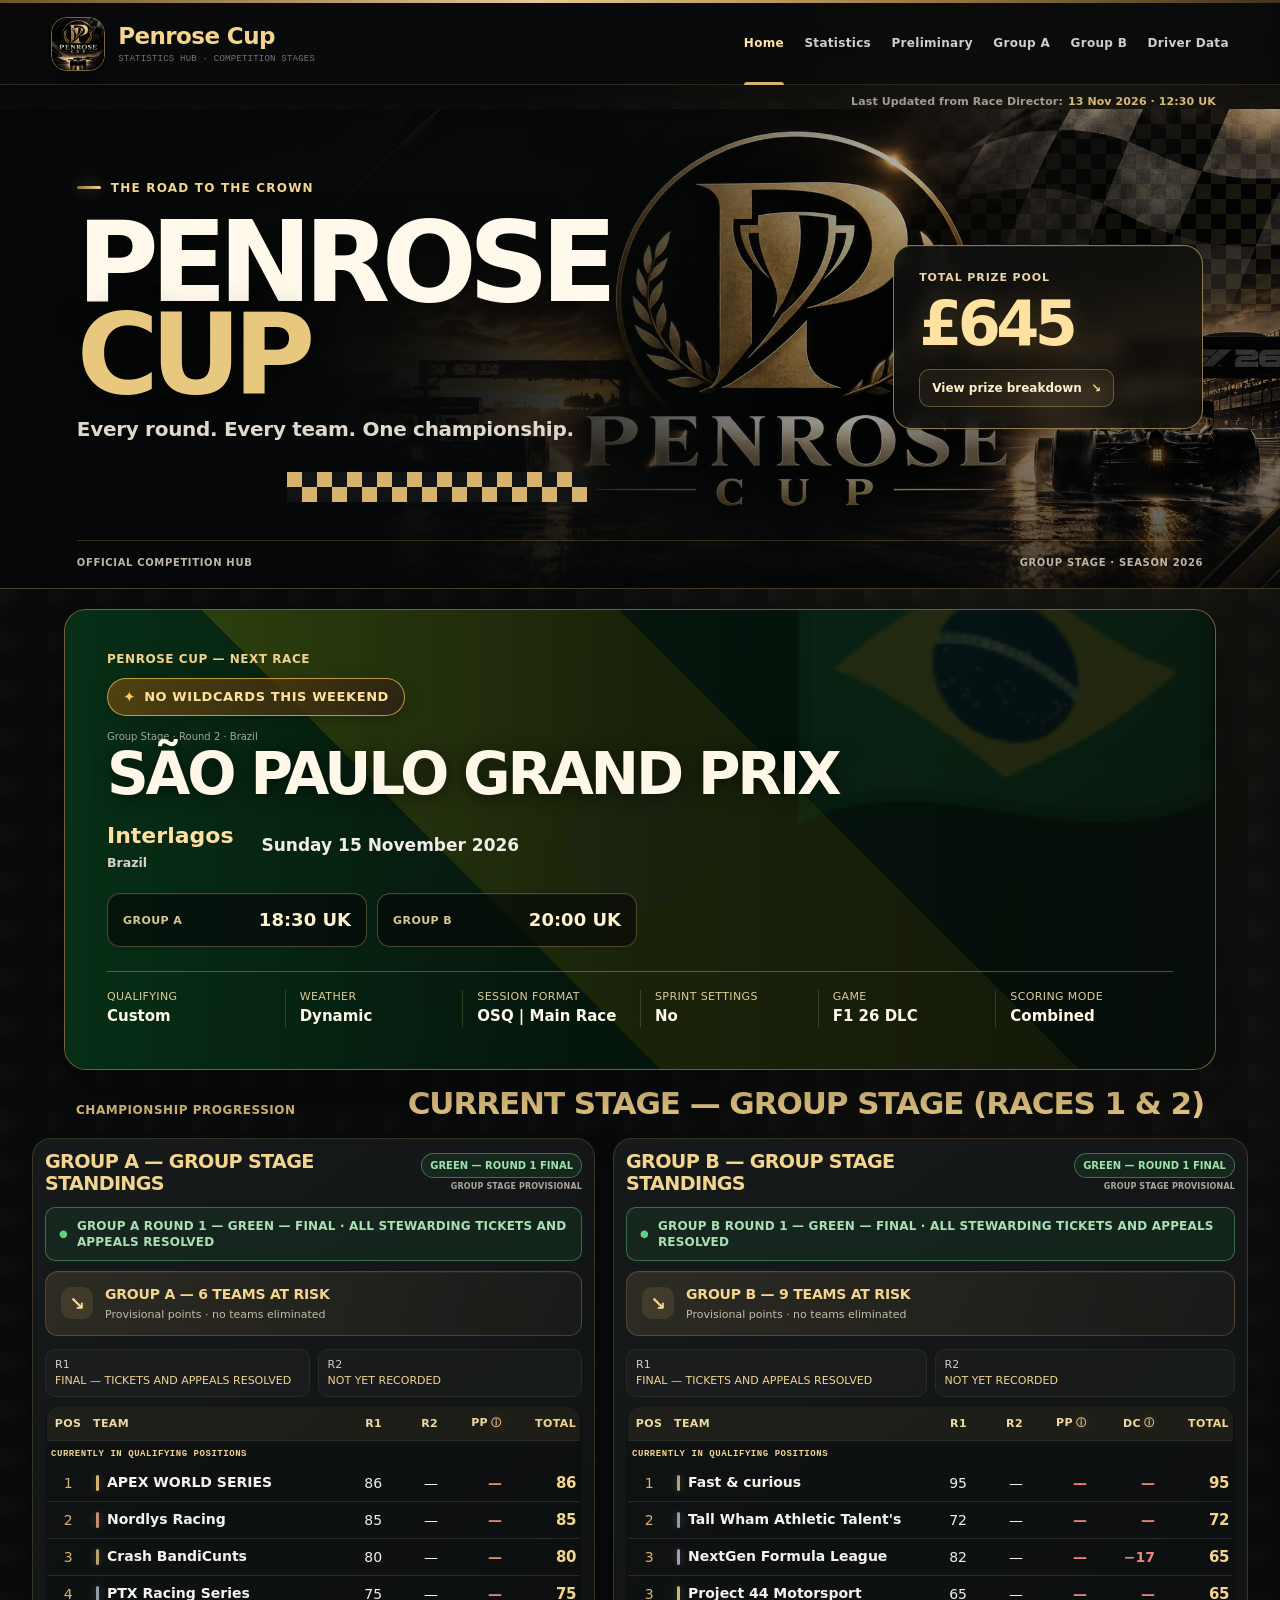
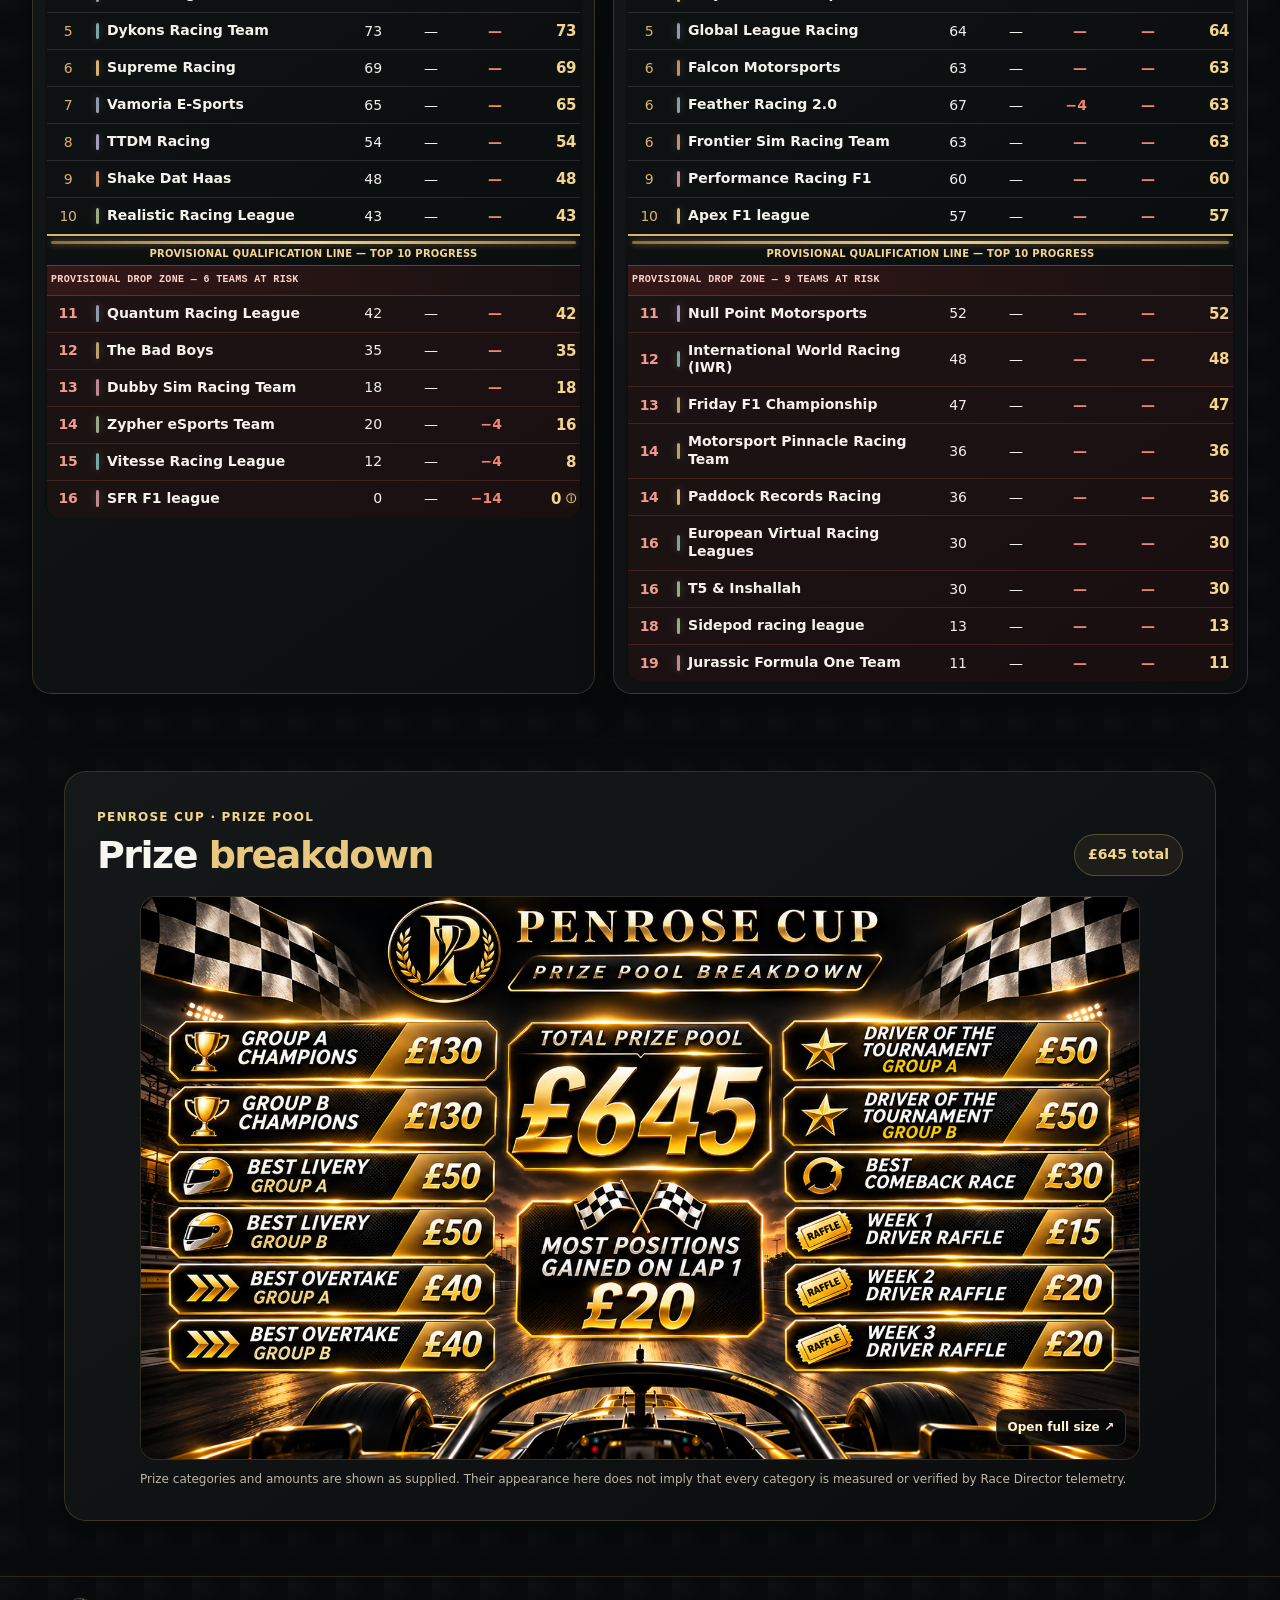
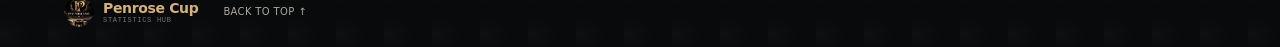
<file: public/index.html>
<!doctype html>
<html lang="en">
<head>
  <meta charset="utf-8">
  <meta name="viewport" content="width=device-width, initial-scale=1">
  <meta name="theme-color" content="#080909">
  <meta name="description" content="Penrose Cup competition statistics and lap standings.">
  <title>Penrose Cup · Home</title>
  <link rel="icon" href="assets/penrose-cup.png" type="image/png">
  <link rel="stylesheet" href="styles.css?v=20261111-current-stage-2">
  <script src="site-config.js?v=20261108-prize-home-2" defer></script>
  <script src="dashboard-core.js?v=20261111-stage-progression-1" defer></script>
  <script src="app.js?v=20261111-source-timestamp-1" defer></script>
</head>
<body data-page="home" data-scope="overall">
  <div class="topline" aria-hidden="true"></div>
  <header class="site-header">
    <a class="brand" href="index.html" aria-label="Penrose Cup home">
      <img src="assets/penrose-cup.png" alt="Penrose Cup logo">
      <span class="brand-copy"><strong>Penrose Cup</strong><small>STATISTICS HUB · COMPETITION STAGES</small></span>
    </a>
    <nav class="main-nav" aria-label="Competition pages">
      <a href="index.html" data-page-link="home">Home</a>
      <a href="statistics.html" data-scope-link="overall">Statistics</a>
      <a href="preliminary.html" data-scope-link="preliminary">Preliminary</a>
      <a href="group-a.html" data-scope-link="group-a">Group A</a>
      <a href="group-b.html" data-scope-link="group-b">Group B</a>
      <a href="race-details.html" data-page-link="details">Driver Data</a>
    </nav>
  </header>
  <div class="last-updated-bar" id="last-updated-bar" aria-label="Statistics data last updated"><span id="last-updated-label">Last Updated from Race Director:</span> <time id="last-updated-value">Not available</time></div>
  <main id="top" aria-label="Competition statistics"><div id="page-content" aria-live="polite"><p class="empty-state">Loading Penrose Cup statistics…</p></div></main>
  <footer class="site-footer"><div class="footer-brand"><img src="assets/penrose-cup.png" alt=""><span>Penrose Cup <small>Statistics Hub</small></span></div><a href="#top">Back to top ↑</a></footer>

<!-- Cloudflare Web Analytics -->
<script type="module" src="https://static.cloudflareinsights.com/beacon.min.js" data-cf-beacon='{"token": "a95ea636154a4aa292637c3bb2f99aaf"}'></script>
<!-- End Cloudflare Web Analytics -->
</body>
</html>
</file>
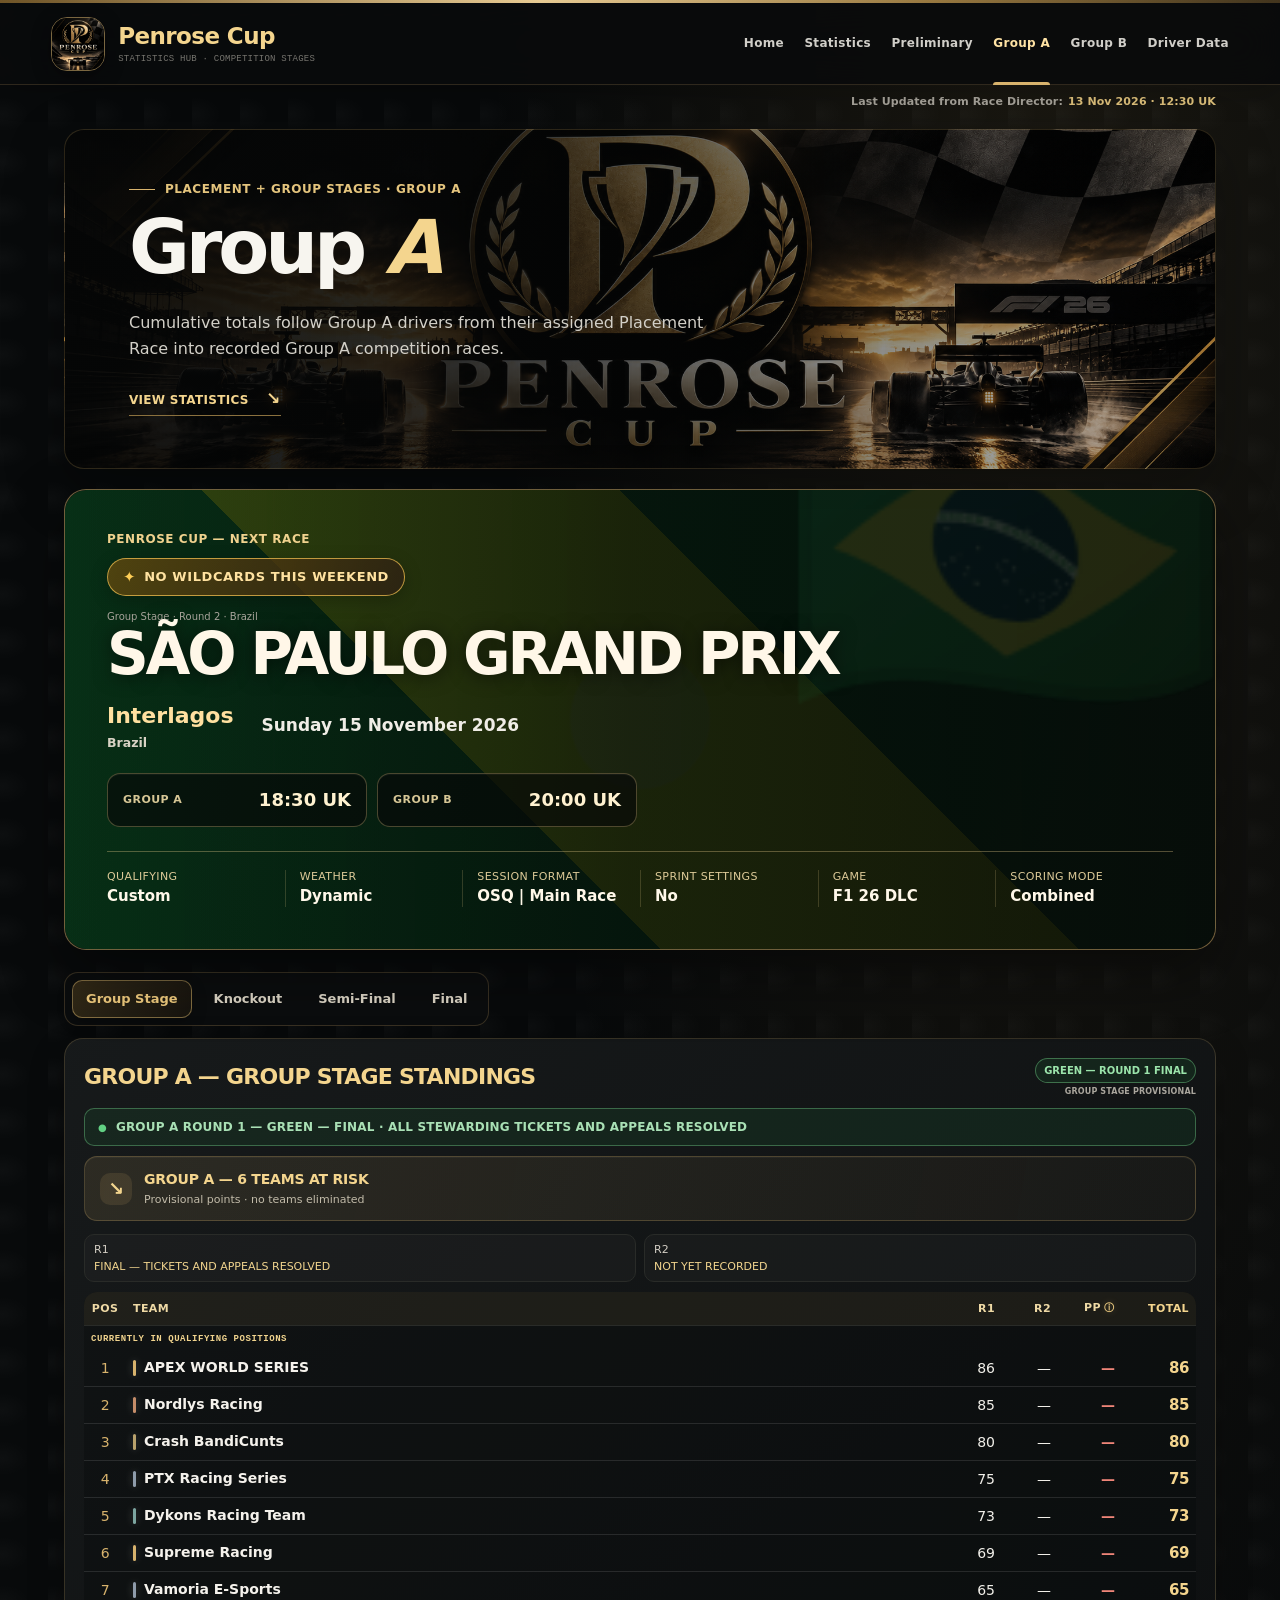
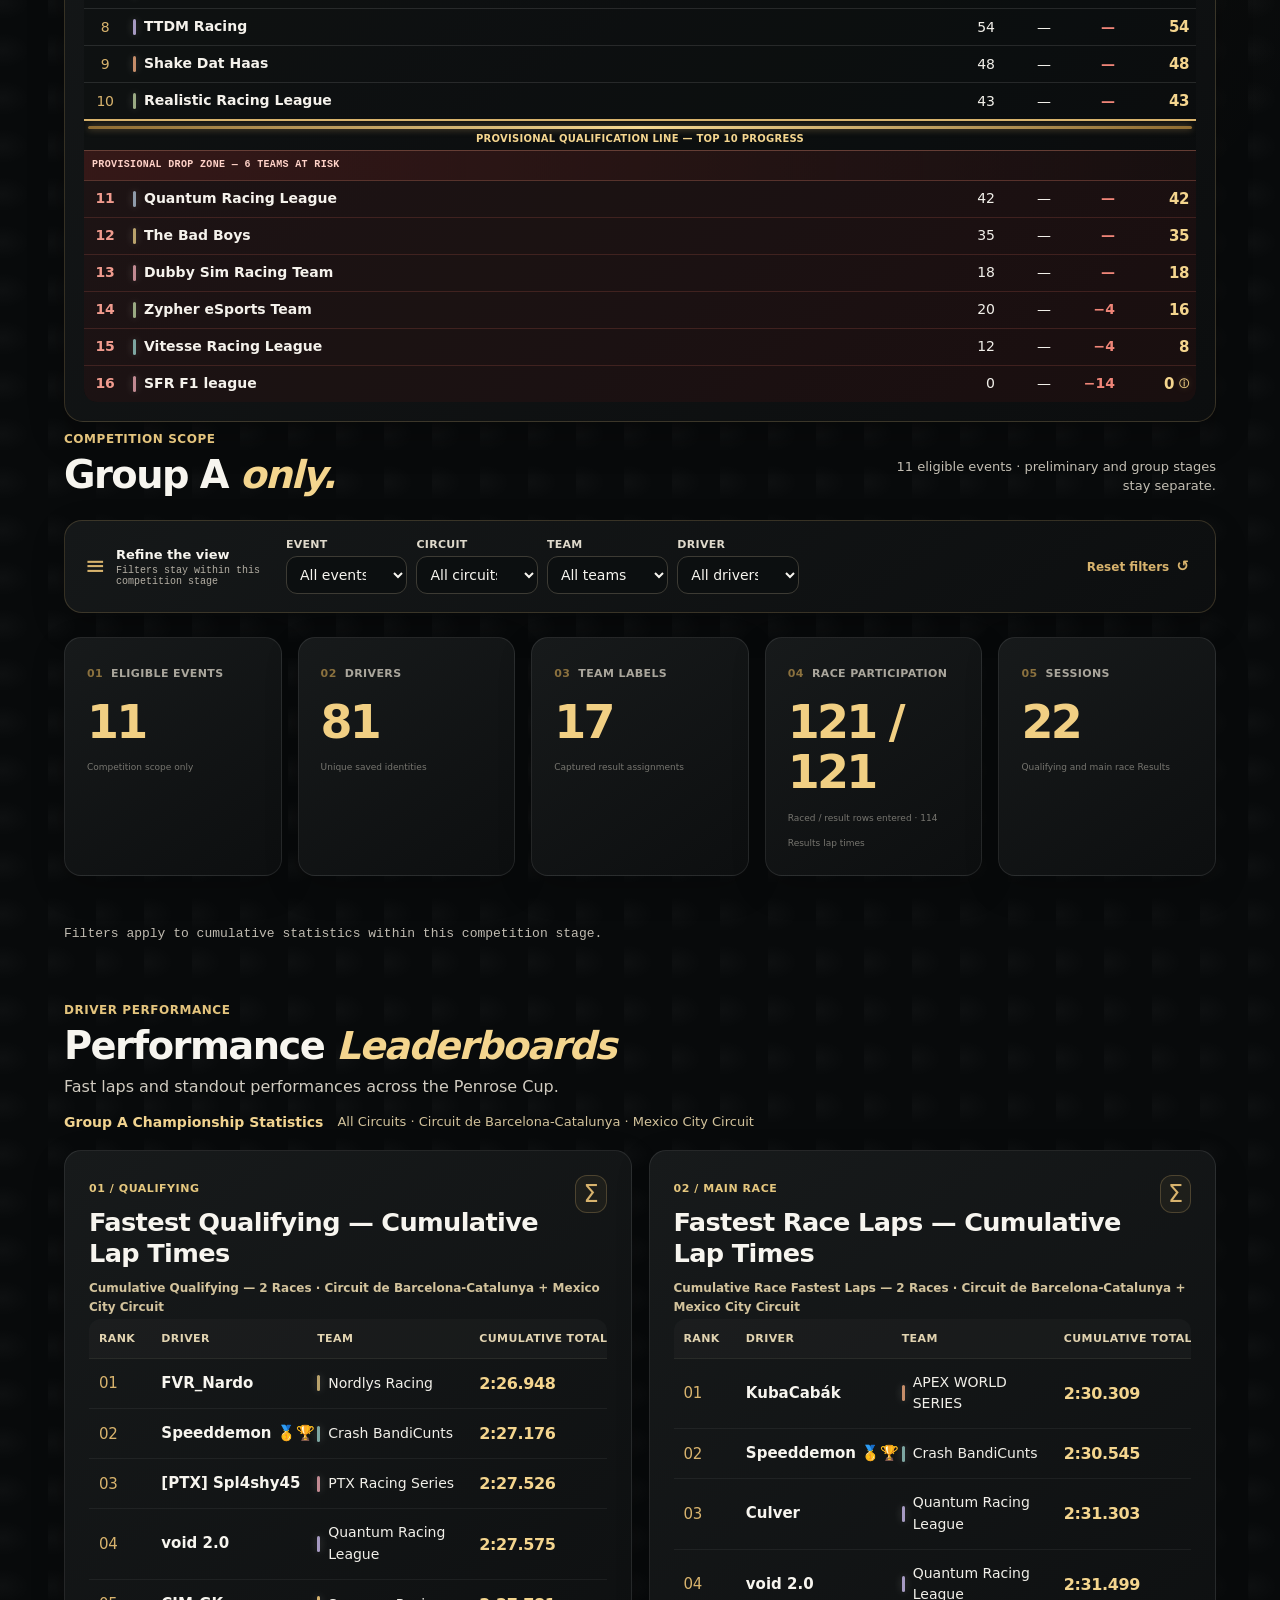
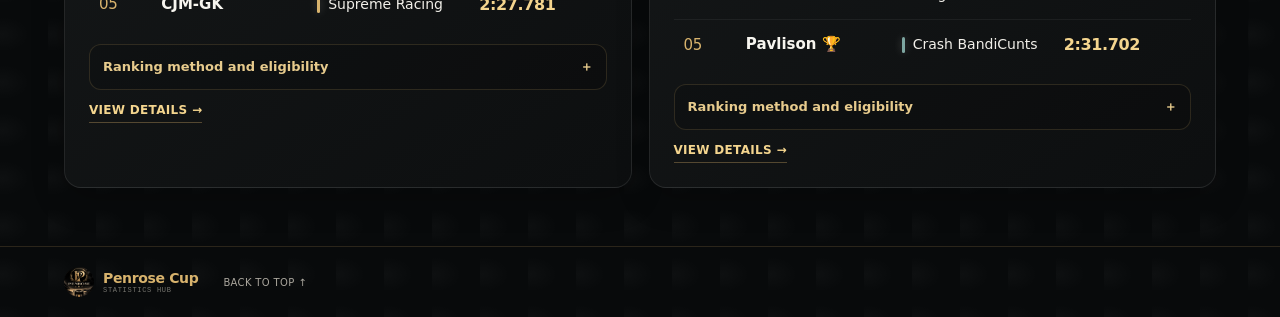
<file: public/group-a.html>
<!doctype html>
<html lang="en">
<head>
  <meta charset="utf-8">
  <meta name="viewport" content="width=device-width, initial-scale=1">
  <meta name="theme-color" content="#080909">
  <meta name="description" content="Penrose Cup competition statistics and lap standings.">
  <title>Penrose Cup · Statistics Hub</title>
  <link rel="icon" href="assets/penrose-cup.png" type="image/png">
  <link rel="stylesheet" href="styles.css?v=20261111-current-stage-2">
  <script src="dashboard-core.js?v=20261111-stage-progression-1" defer></script>
  <script src="app.js?v=20261111-source-timestamp-1" defer></script>
</head>
<body data-page="competition" data-scope="group-a">
  <div class="topline" aria-hidden="true"></div>
  <header class="site-header">
    <a class="brand" href="index.html" aria-label="Penrose Cup home">
      <img src="assets/penrose-cup.png" alt="Penrose Cup logo">
      <span class="brand-copy"><strong>Penrose Cup</strong><small>STATISTICS HUB · COMPETITION STAGES</small></span>
    </a>
    <nav class="main-nav" aria-label="Competition pages">
      <a href="index.html" data-page-link="home">Home</a>
      <a href="statistics.html" data-scope-link="overall">Statistics</a>
      <a href="preliminary.html" data-scope-link="preliminary">Preliminary</a>
      <a href="group-a.html" data-scope-link="group-a">Group A</a>
      <a href="group-b.html" data-scope-link="group-b">Group B</a>
      <a href="race-details.html" data-page-link="details">Driver Data</a>
    </nav>
  </header>
  <div class="last-updated-bar" id="last-updated-bar" aria-label="Statistics data last updated"><span id="last-updated-label">Last Updated from Race Director:</span> <time id="last-updated-value">Not available</time></div>
  <main id="top" aria-label="Competition statistics"><div id="page-content" aria-live="polite"><p class="empty-state">Loading Penrose Cup statistics…</p></div></main>
  <footer class="site-footer"><div class="footer-brand"><img src="assets/penrose-cup.png" alt=""><span>Penrose Cup <small>Statistics Hub</small></span></div><a href="#top">Back to top ↑</a></footer>

<!-- Cloudflare Web Analytics -->
<script type="module" src="https://static.cloudflareinsights.com/beacon.min.js" data-cf-beacon='{"token": "a95ea636154a4aa292637c3bb2f99aaf"}'></script>
<!-- End Cloudflare Web Analytics -->
</body>
</html>
</file>
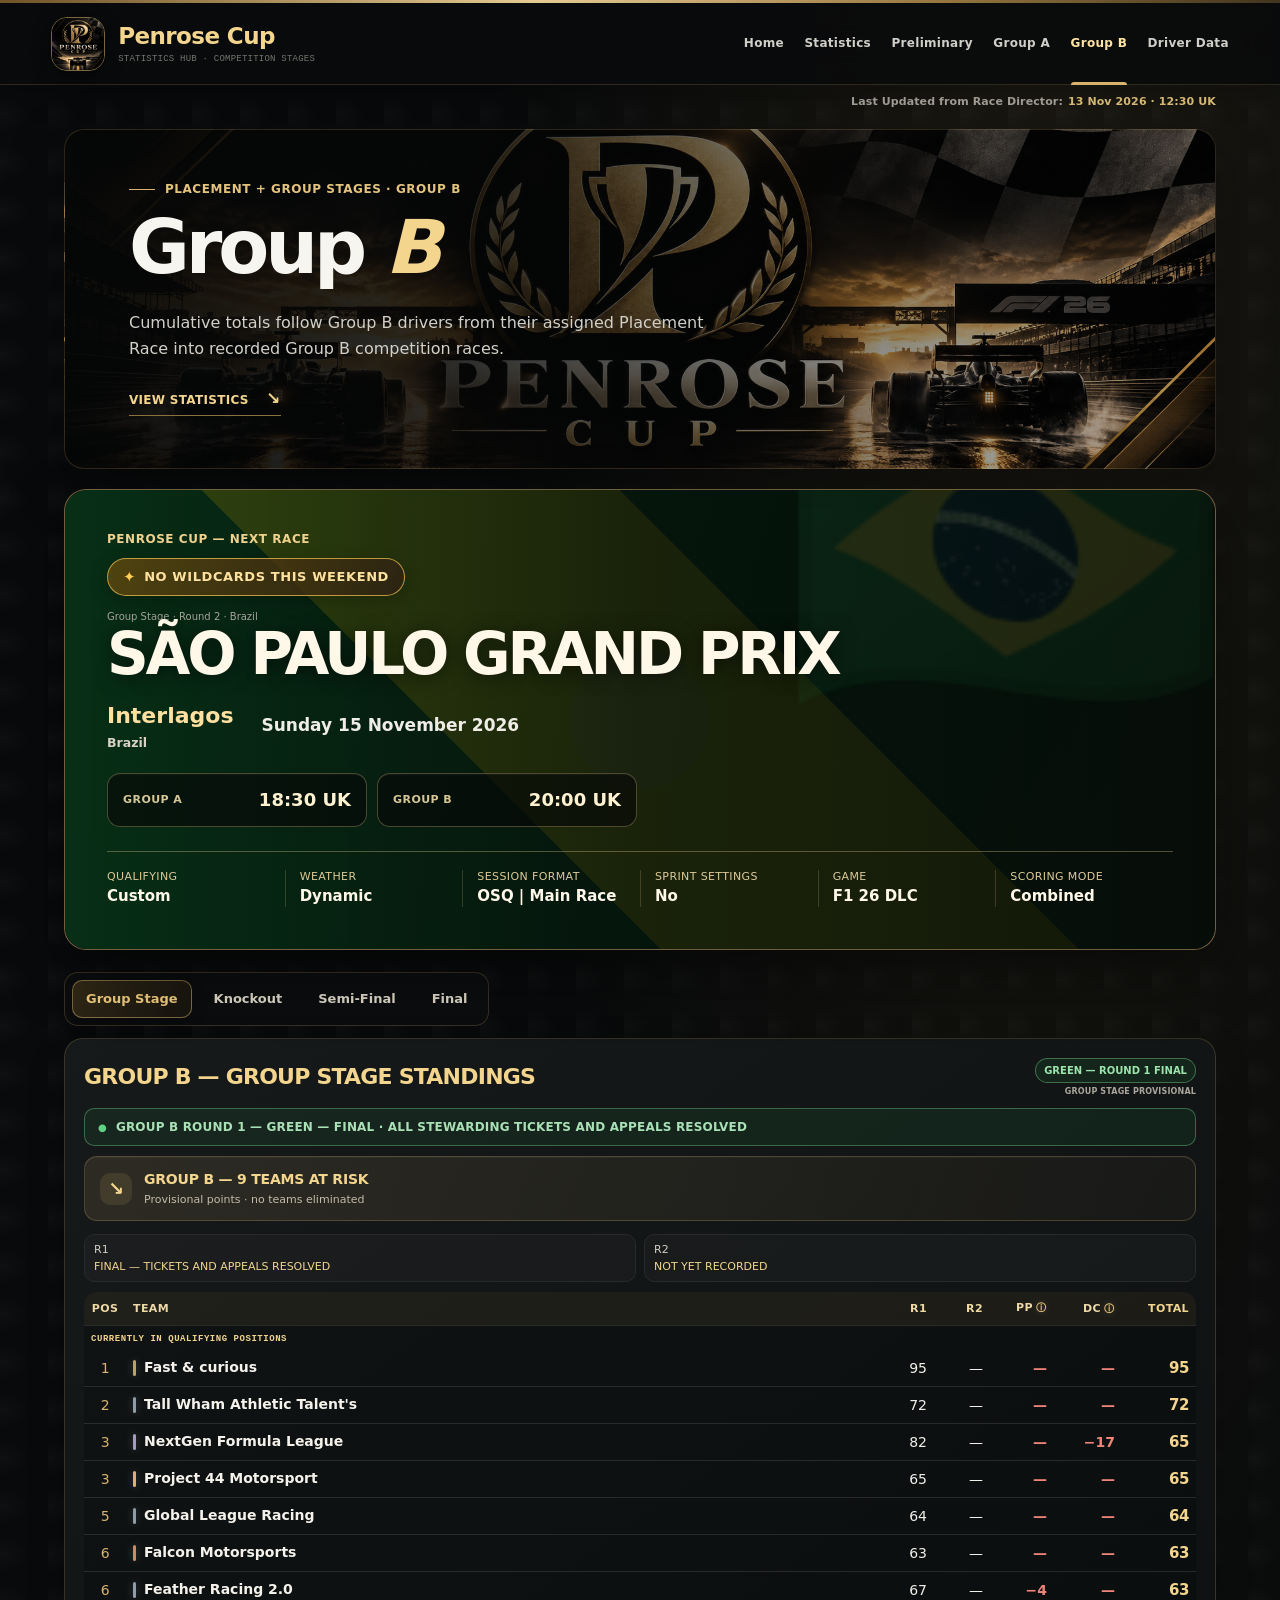
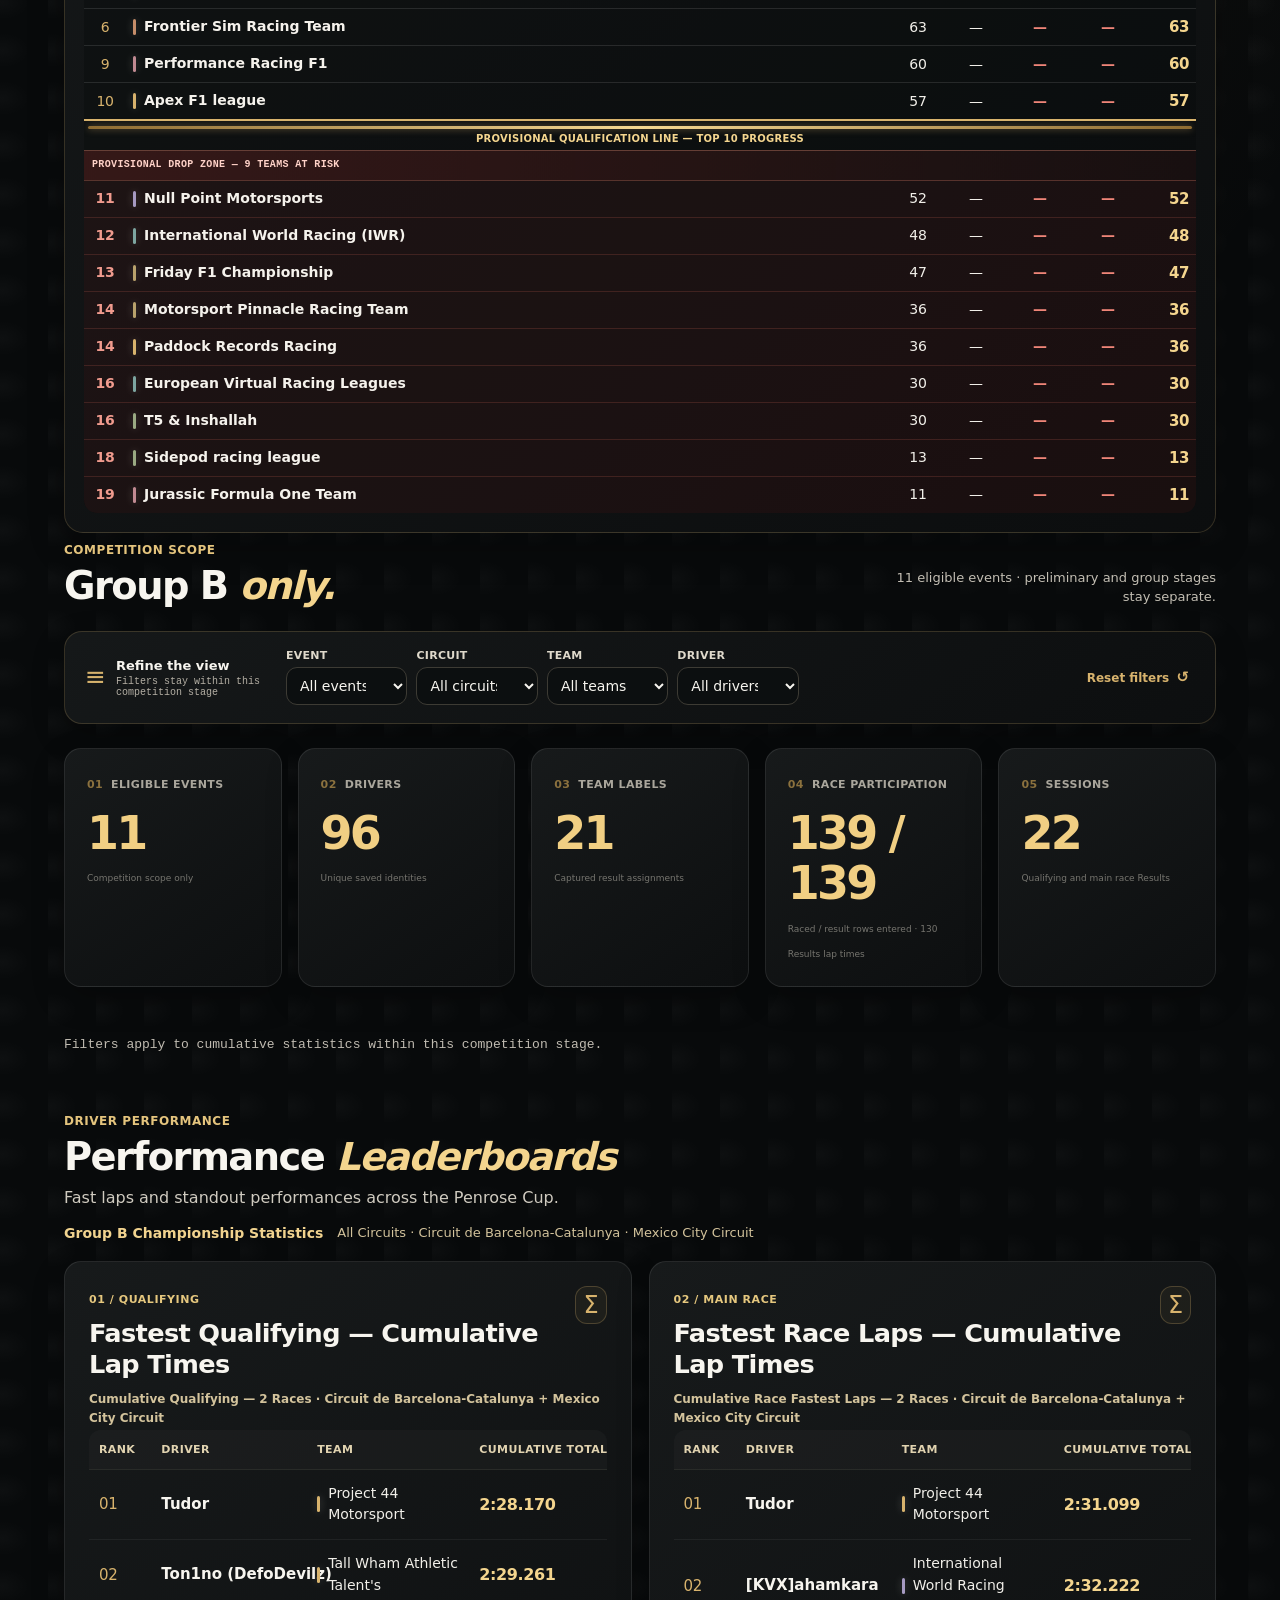
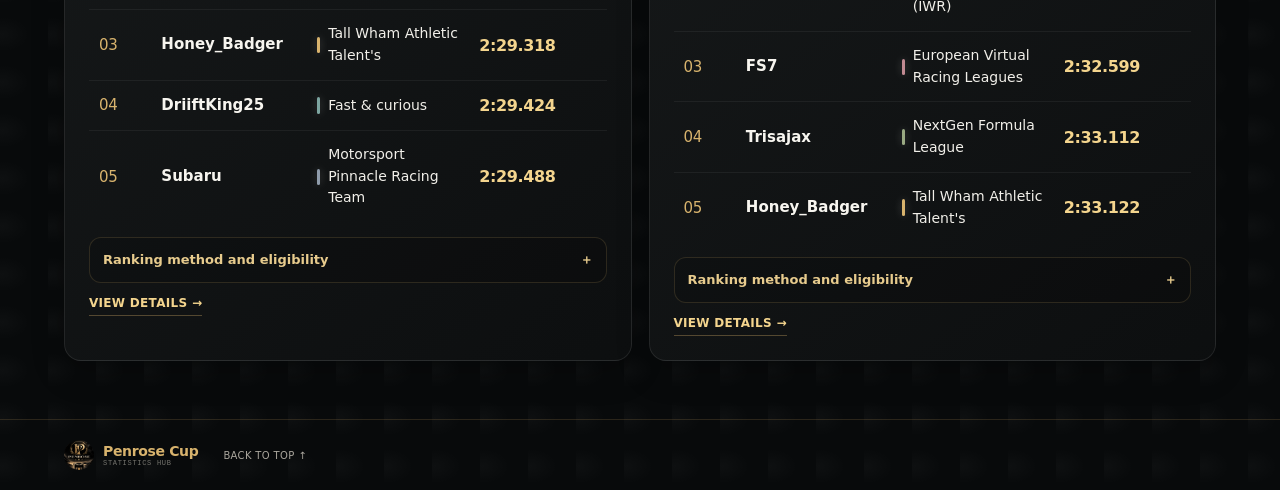
<file: public/group-b.html>
<!doctype html>
<html lang="en">
<head>
  <meta charset="utf-8">
  <meta name="viewport" content="width=device-width, initial-scale=1">
  <meta name="theme-color" content="#080909">
  <meta name="description" content="Penrose Cup competition statistics and lap standings.">
  <title>Penrose Cup · Statistics Hub</title>
  <link rel="icon" href="assets/penrose-cup.png" type="image/png">
  <link rel="stylesheet" href="styles.css?v=20261111-current-stage-2">
  <script src="dashboard-core.js?v=20261111-stage-progression-1" defer></script>
  <script src="app.js?v=20261111-source-timestamp-1" defer></script>
</head>
<body data-page="competition" data-scope="group-b">
  <div class="topline" aria-hidden="true"></div>
  <header class="site-header">
    <a class="brand" href="index.html" aria-label="Penrose Cup home">
      <img src="assets/penrose-cup.png" alt="Penrose Cup logo">
      <span class="brand-copy"><strong>Penrose Cup</strong><small>STATISTICS HUB · COMPETITION STAGES</small></span>
    </a>
    <nav class="main-nav" aria-label="Competition pages">
      <a href="index.html" data-page-link="home">Home</a>
      <a href="statistics.html" data-scope-link="overall">Statistics</a>
      <a href="preliminary.html" data-scope-link="preliminary">Preliminary</a>
      <a href="group-a.html" data-scope-link="group-a">Group A</a>
      <a href="group-b.html" data-scope-link="group-b">Group B</a>
      <a href="race-details.html" data-page-link="details">Driver Data</a>
    </nav>
  </header>
  <div class="last-updated-bar" id="last-updated-bar" aria-label="Statistics data last updated"><span id="last-updated-label">Last Updated from Race Director:</span> <time id="last-updated-value">Not available</time></div>
  <main id="top" aria-label="Competition statistics"><div id="page-content" aria-live="polite"><p class="empty-state">Loading Penrose Cup statistics…</p></div></main>
  <footer class="site-footer"><div class="footer-brand"><img src="assets/penrose-cup.png" alt=""><span>Penrose Cup <small>Statistics Hub</small></span></div><a href="#top">Back to top ↑</a></footer>

<!-- Cloudflare Web Analytics -->
<script type="module" src="https://static.cloudflareinsights.com/beacon.min.js" data-cf-beacon='{"token": "a95ea636154a4aa292637c3bb2f99aaf"}'></script>
<!-- End Cloudflare Web Analytics -->
</body>
</html>
</file>
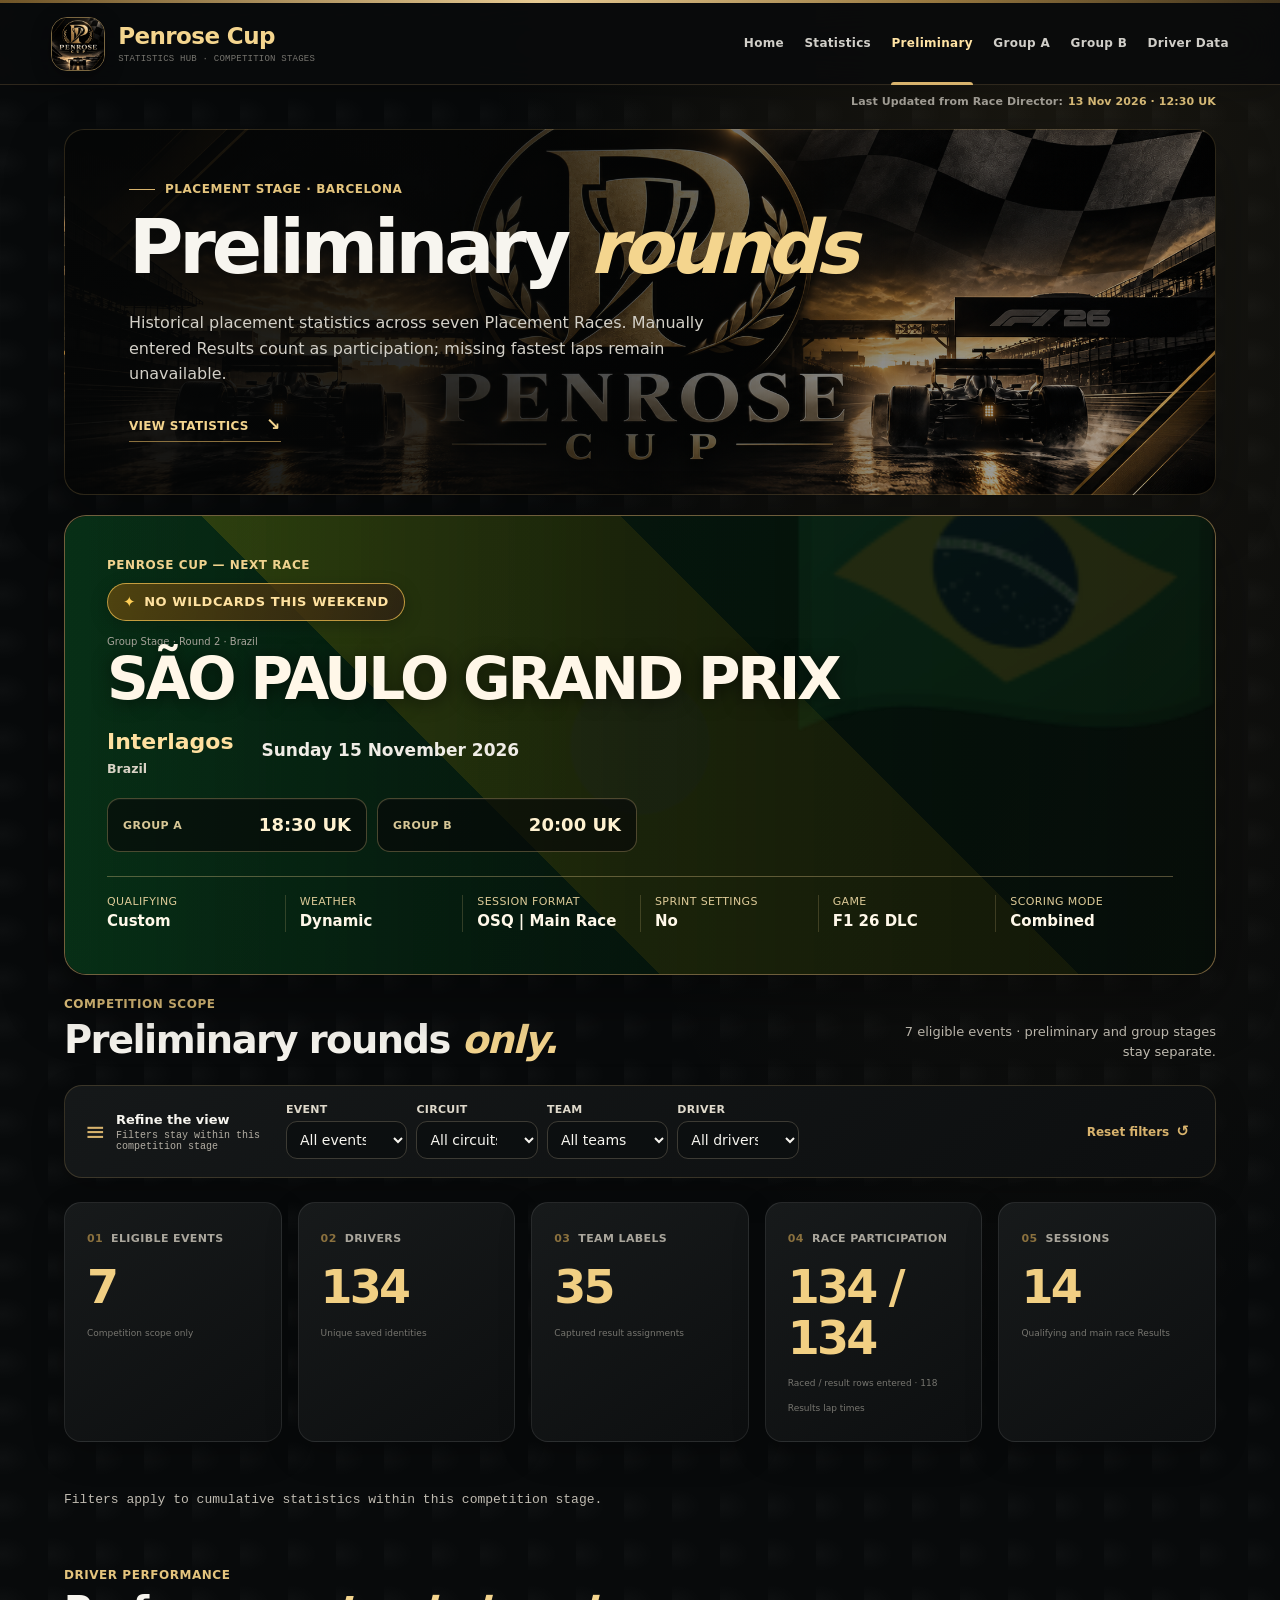
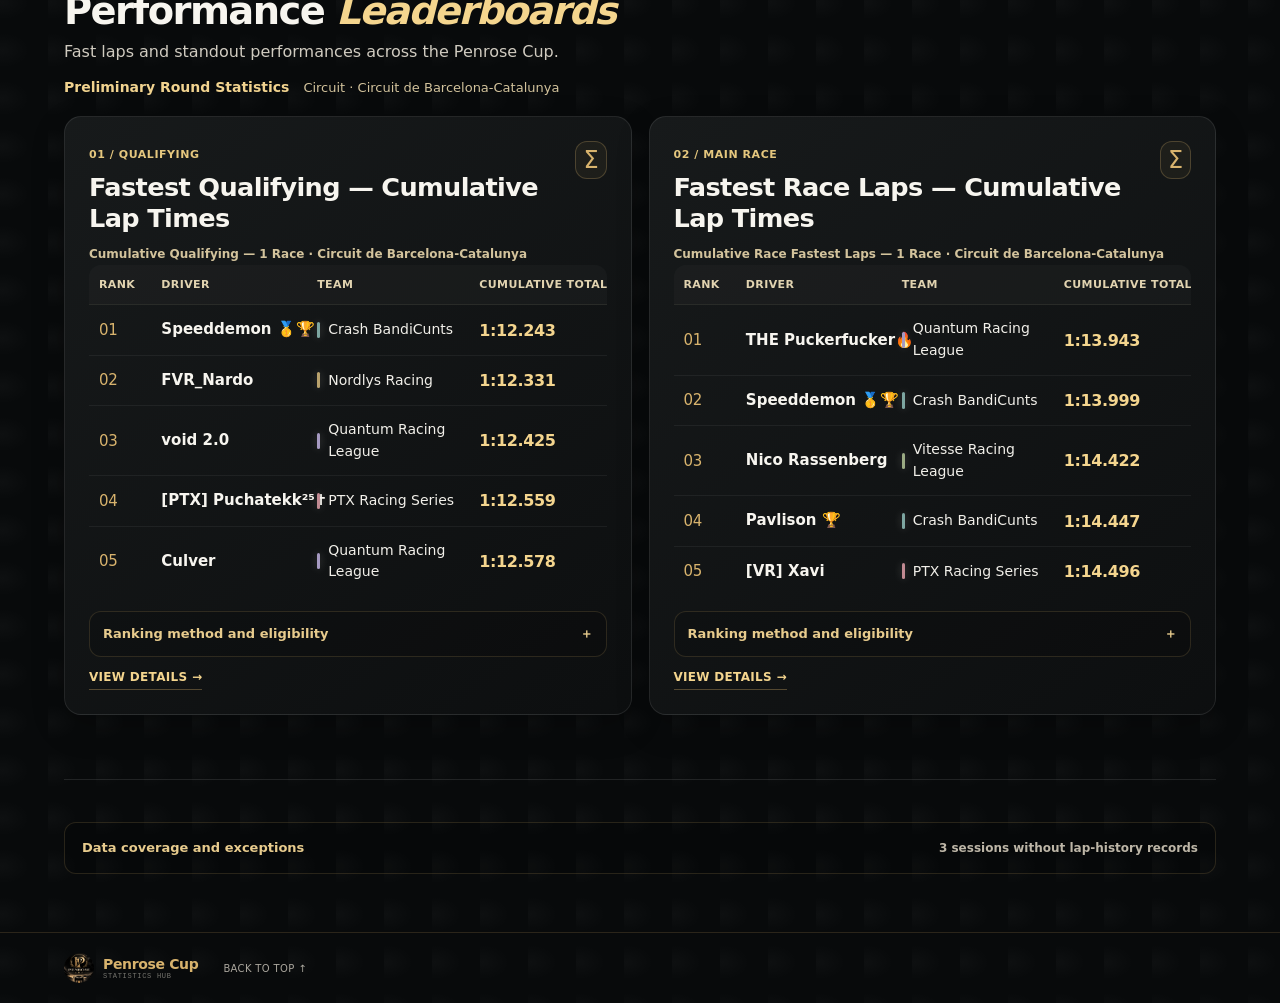
<file: public/preliminary.html>
<!doctype html>
<html lang="en">
<head>
  <meta charset="utf-8">
  <meta name="viewport" content="width=device-width, initial-scale=1">
  <meta name="theme-color" content="#080909">
  <meta name="description" content="Penrose Cup competition statistics and lap standings.">
  <title>Penrose Cup · Statistics Hub</title>
  <link rel="icon" href="assets/penrose-cup.png" type="image/png">
  <link rel="stylesheet" href="styles.css?v=20261111-current-stage-2">
  <script src="dashboard-core.js?v=20261111-stage-progression-1" defer></script>
  <script src="app.js?v=20261111-source-timestamp-1" defer></script>
</head>
<body data-page="competition" data-scope="preliminary">
  <div class="topline" aria-hidden="true"></div>
  <header class="site-header">
    <a class="brand" href="index.html" aria-label="Penrose Cup home">
      <img src="assets/penrose-cup.png" alt="Penrose Cup logo">
      <span class="brand-copy"><strong>Penrose Cup</strong><small>STATISTICS HUB · COMPETITION STAGES</small></span>
    </a>
    <nav class="main-nav" aria-label="Competition pages">
      <a href="index.html" data-page-link="home">Home</a>
      <a href="statistics.html" data-scope-link="overall">Statistics</a>
      <a href="preliminary.html" data-scope-link="preliminary">Preliminary</a>
      <a href="group-a.html" data-scope-link="group-a">Group A</a>
      <a href="group-b.html" data-scope-link="group-b">Group B</a>
      <a href="race-details.html" data-page-link="details">Driver Data</a>
    </nav>
  </header>
  <div class="last-updated-bar" id="last-updated-bar" aria-label="Statistics data last updated"><span id="last-updated-label">Last Updated from Race Director:</span> <time id="last-updated-value">Not available</time></div>
  <main id="top" aria-label="Competition statistics"><div id="page-content" aria-live="polite"><p class="empty-state">Loading Penrose Cup statistics…</p></div></main>
  <footer class="site-footer"><div class="footer-brand"><img src="assets/penrose-cup.png" alt=""><span>Penrose Cup <small>Statistics Hub</small></span></div><a href="#top">Back to top ↑</a></footer>

<!-- Cloudflare Web Analytics -->
<script type="module" src="https://static.cloudflareinsights.com/beacon.min.js" data-cf-beacon='{"token": "a95ea636154a4aa292637c3bb2f99aaf"}'></script>
<!-- End Cloudflare Web Analytics -->
</body>
</html>
</file>
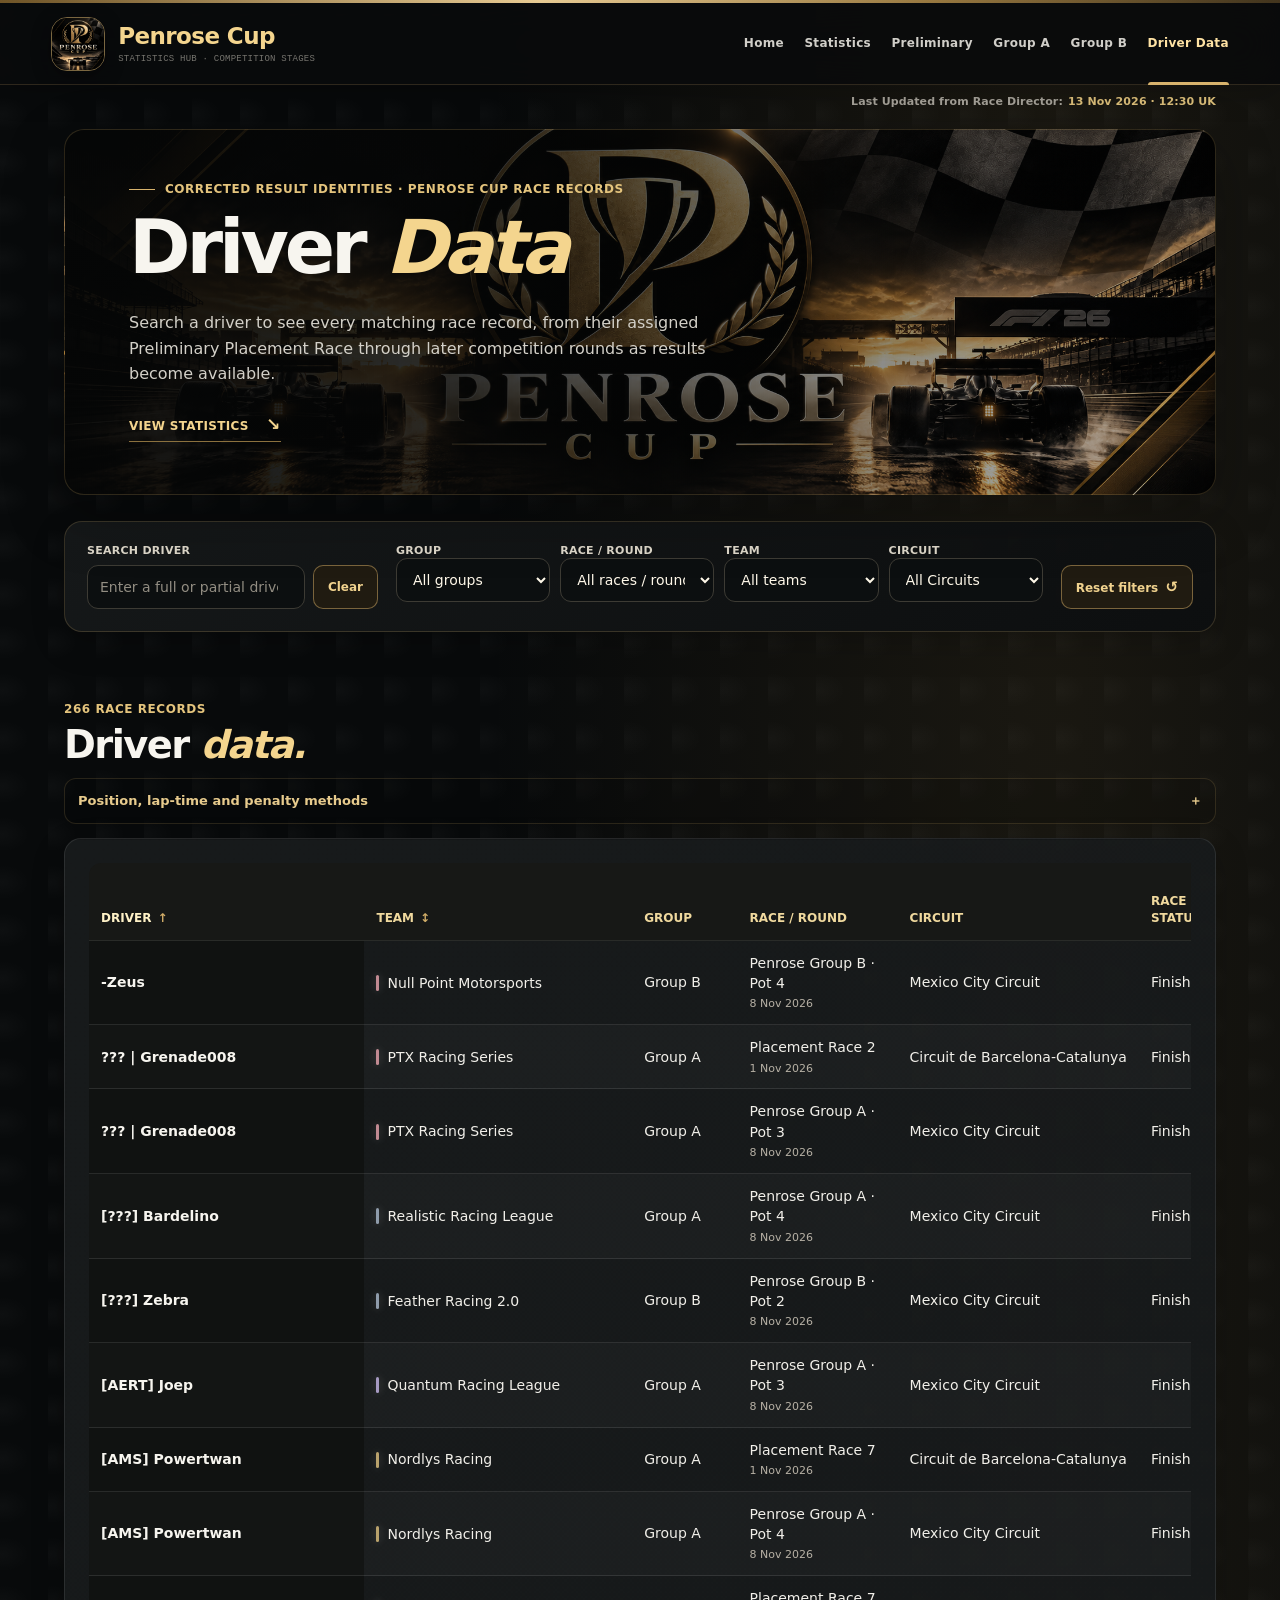
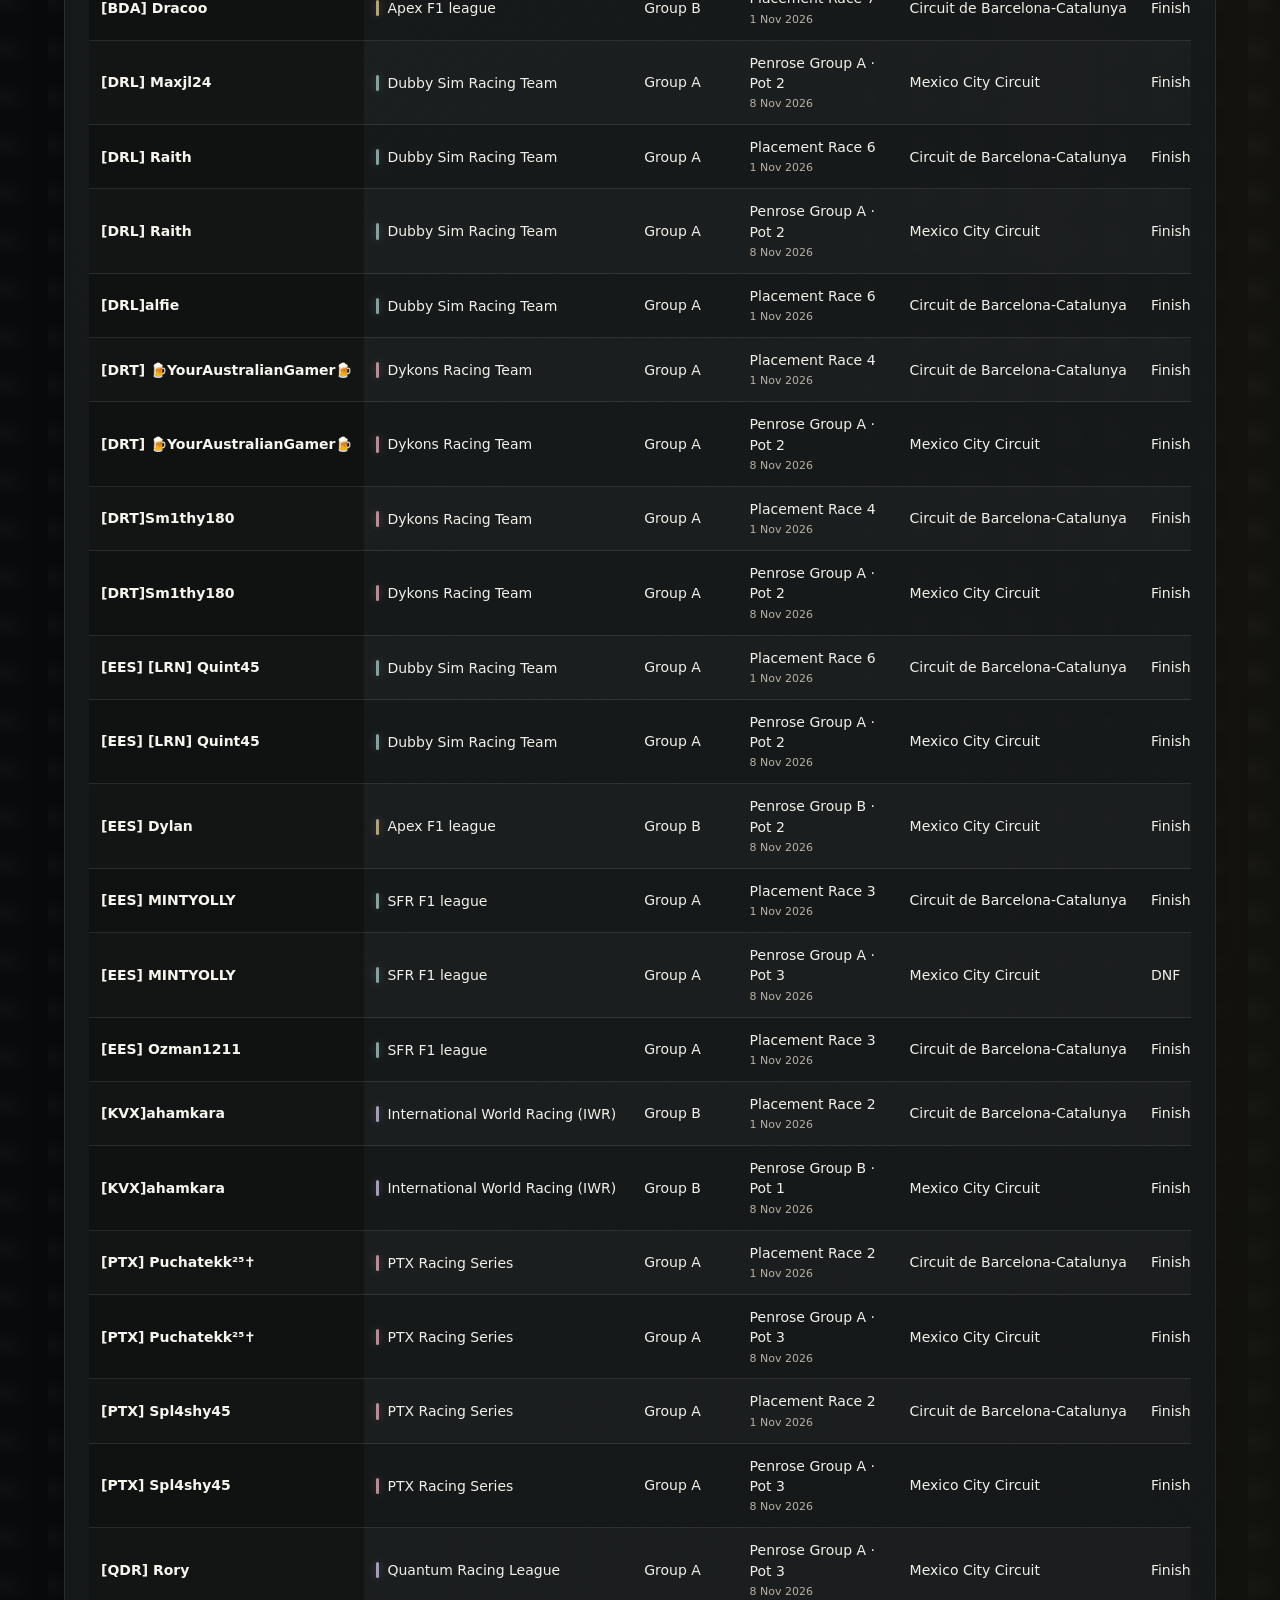
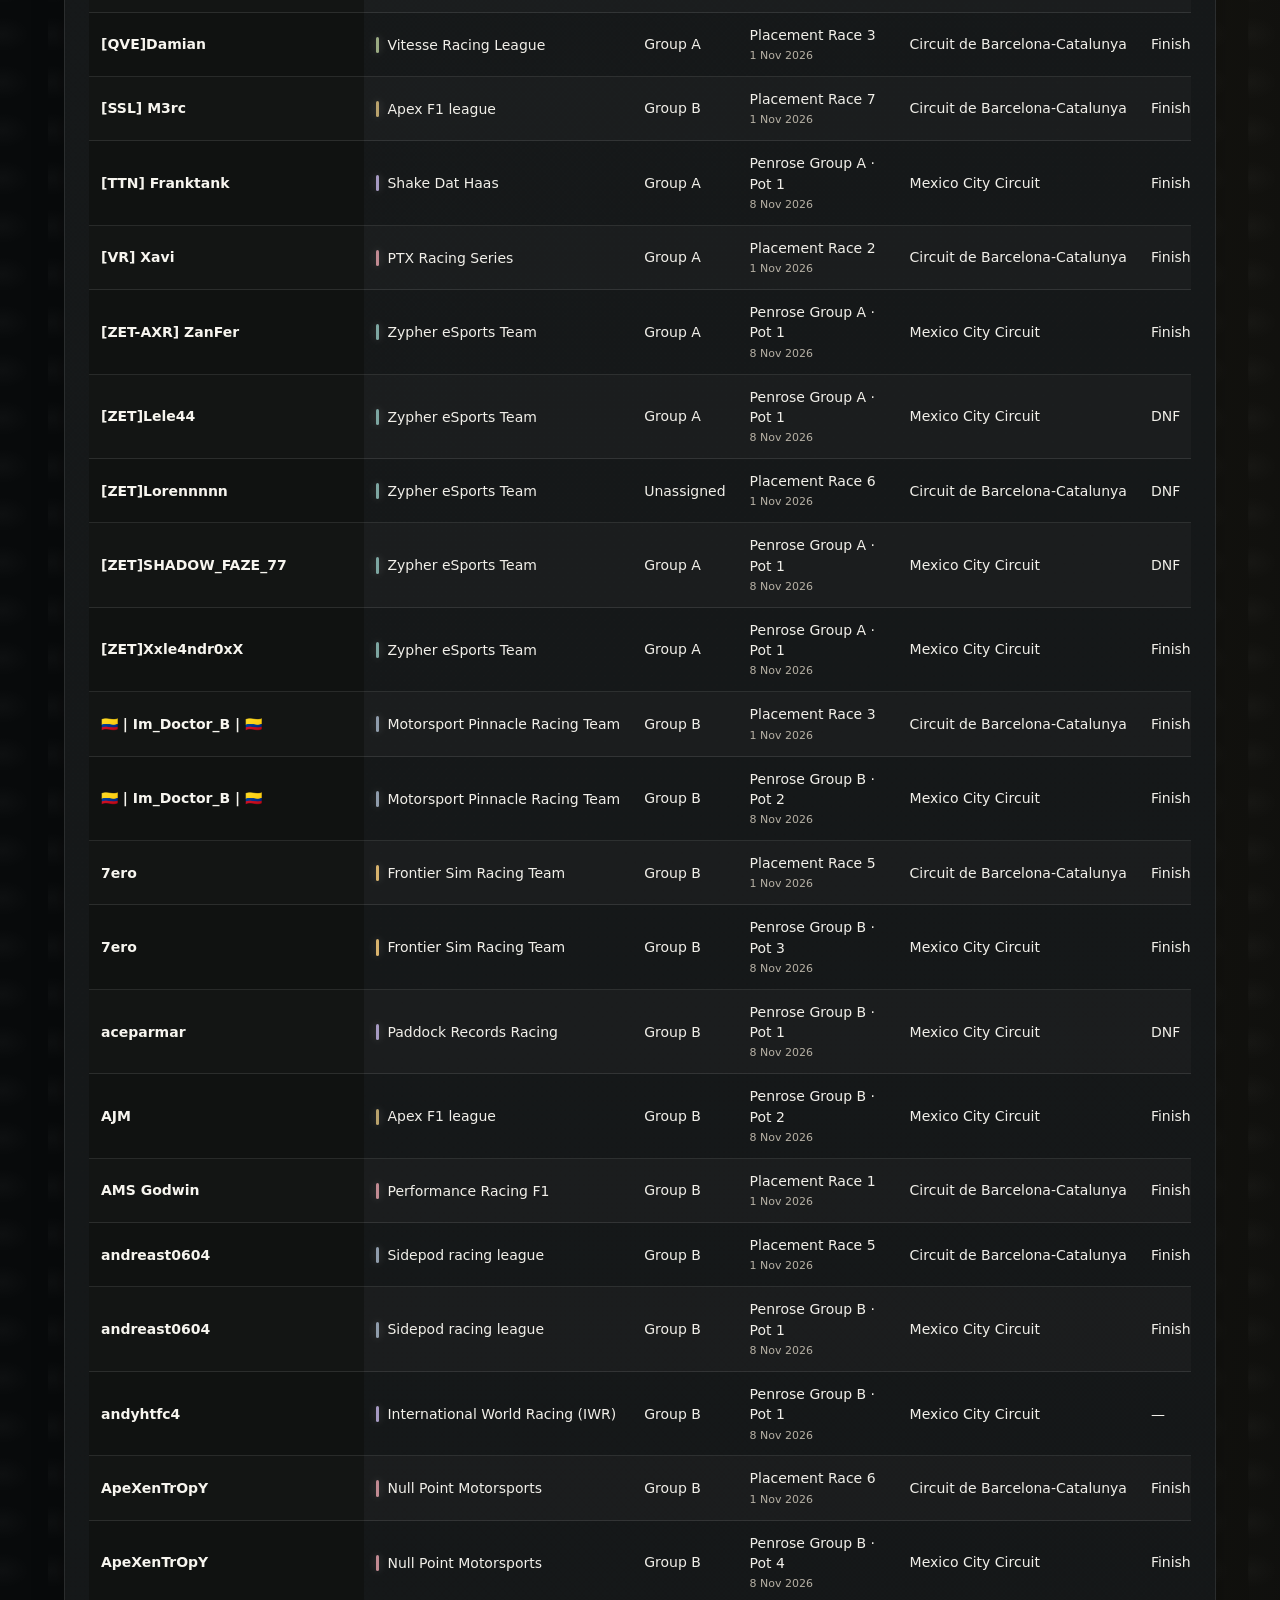
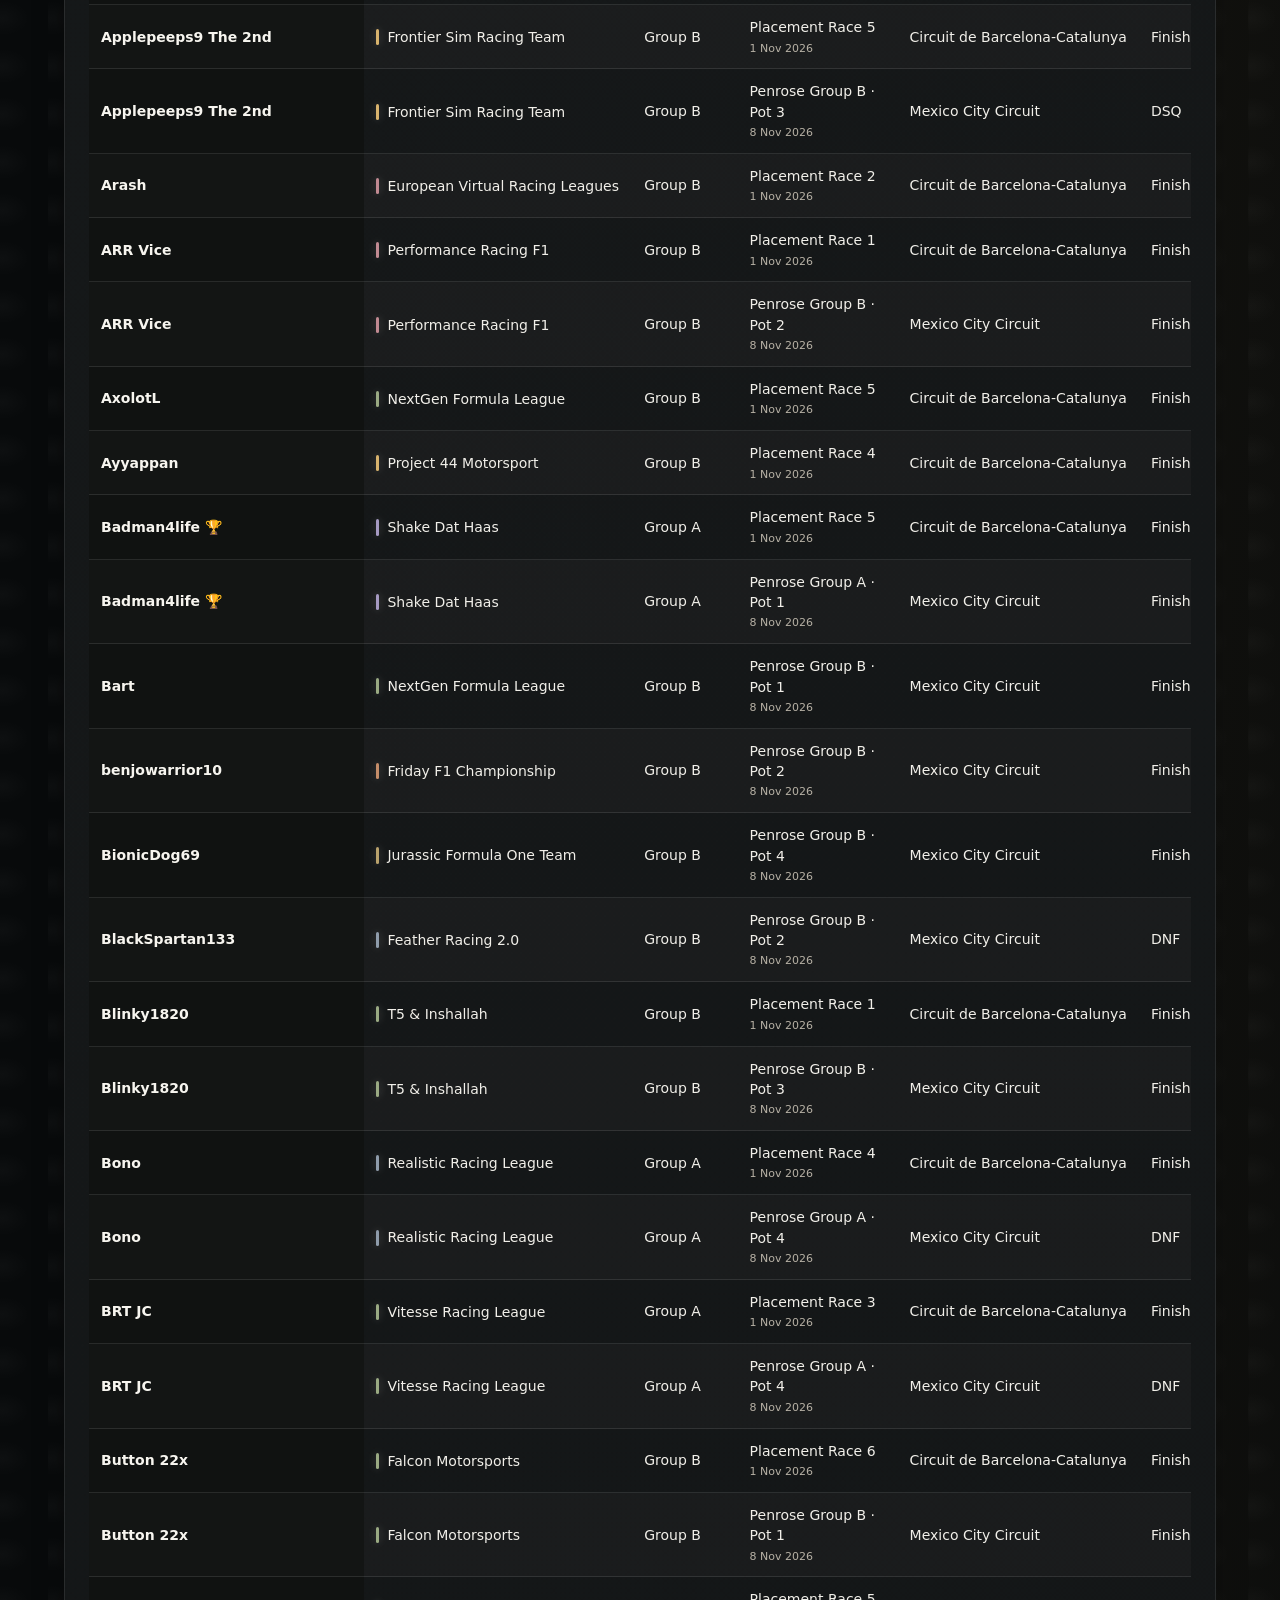
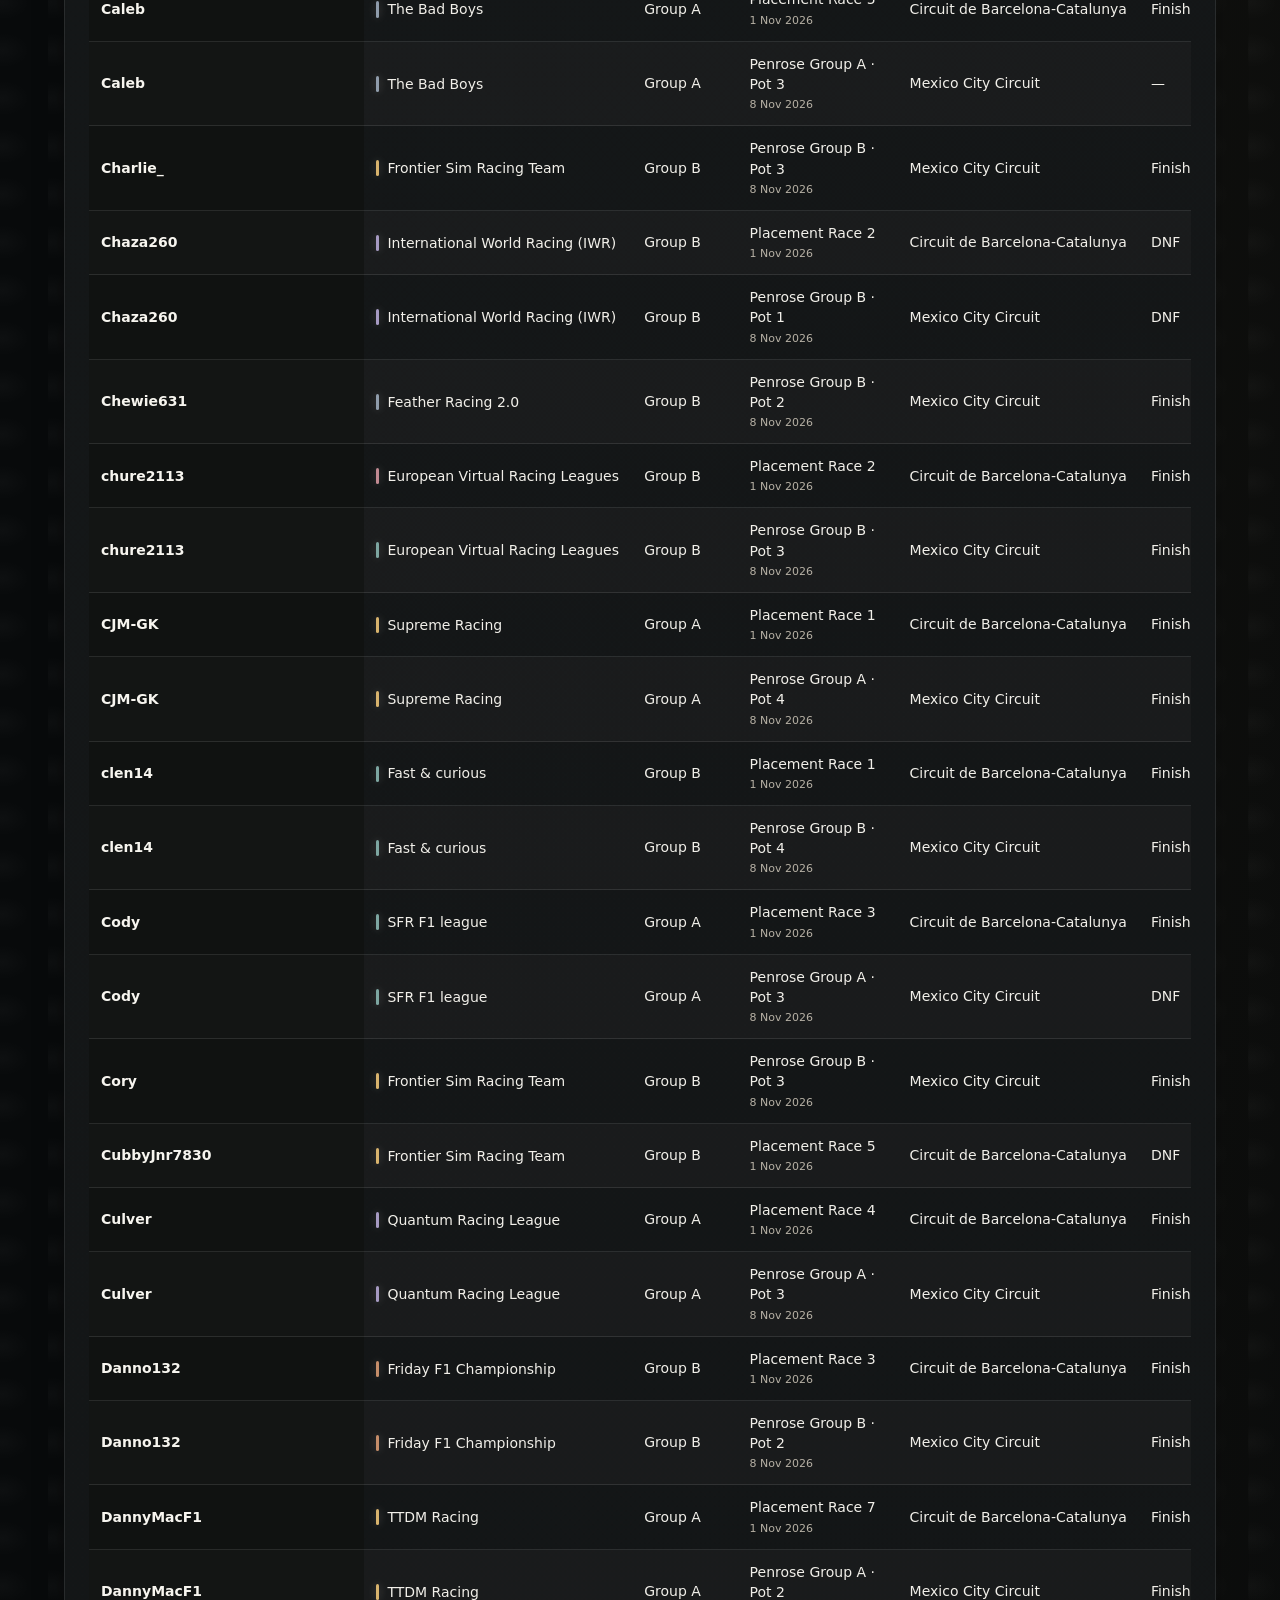
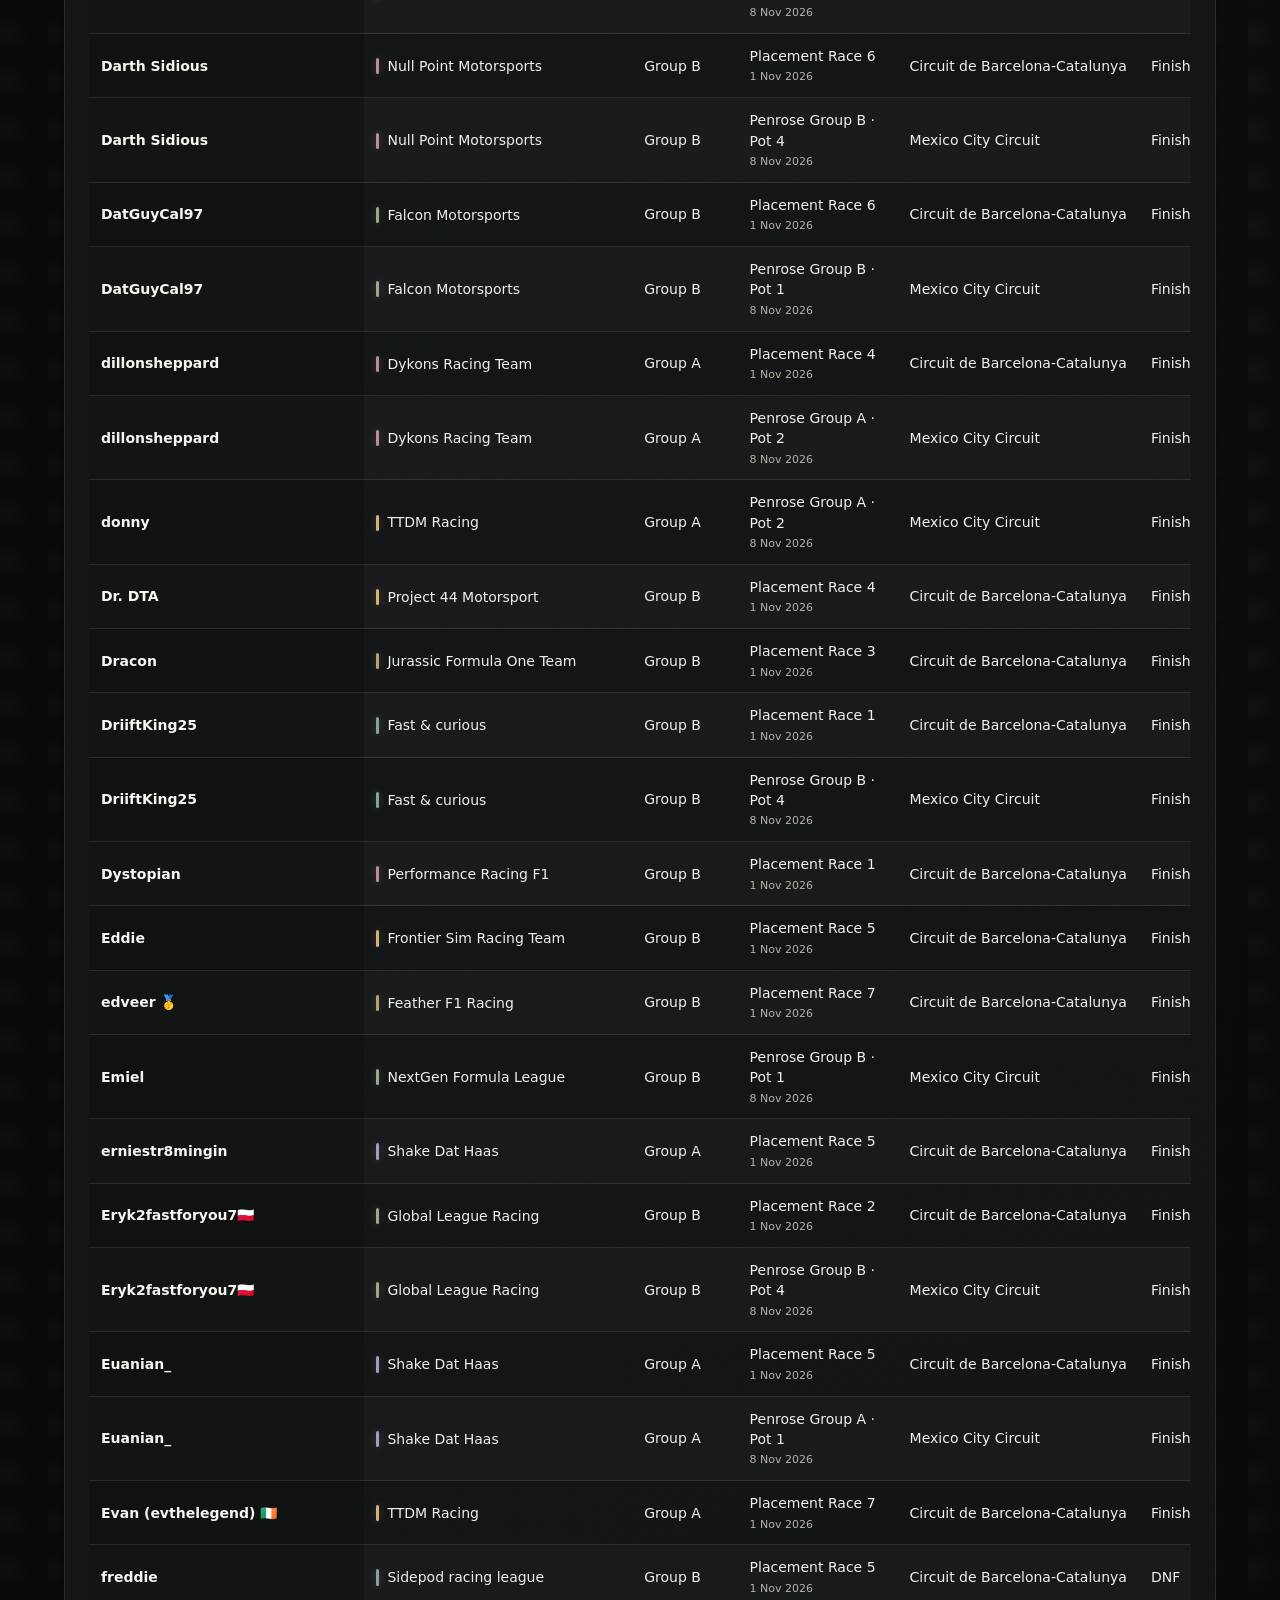
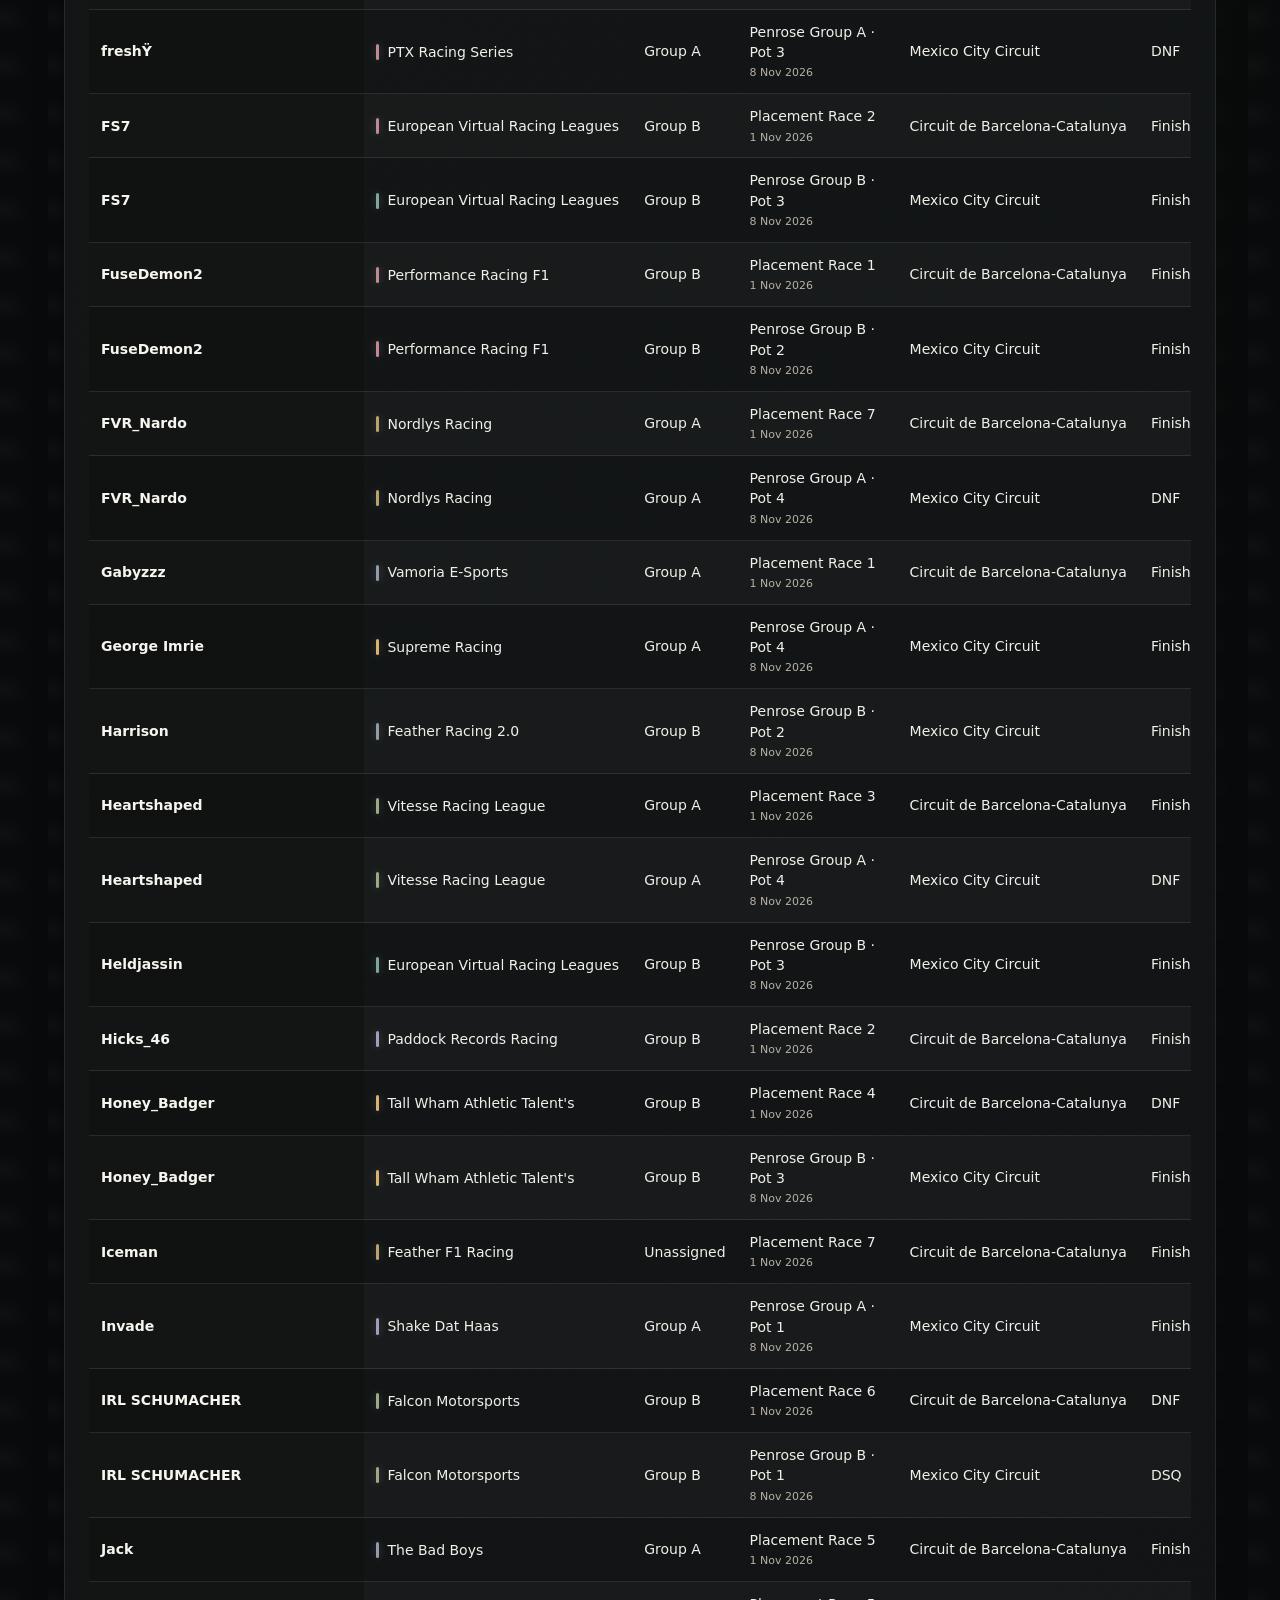
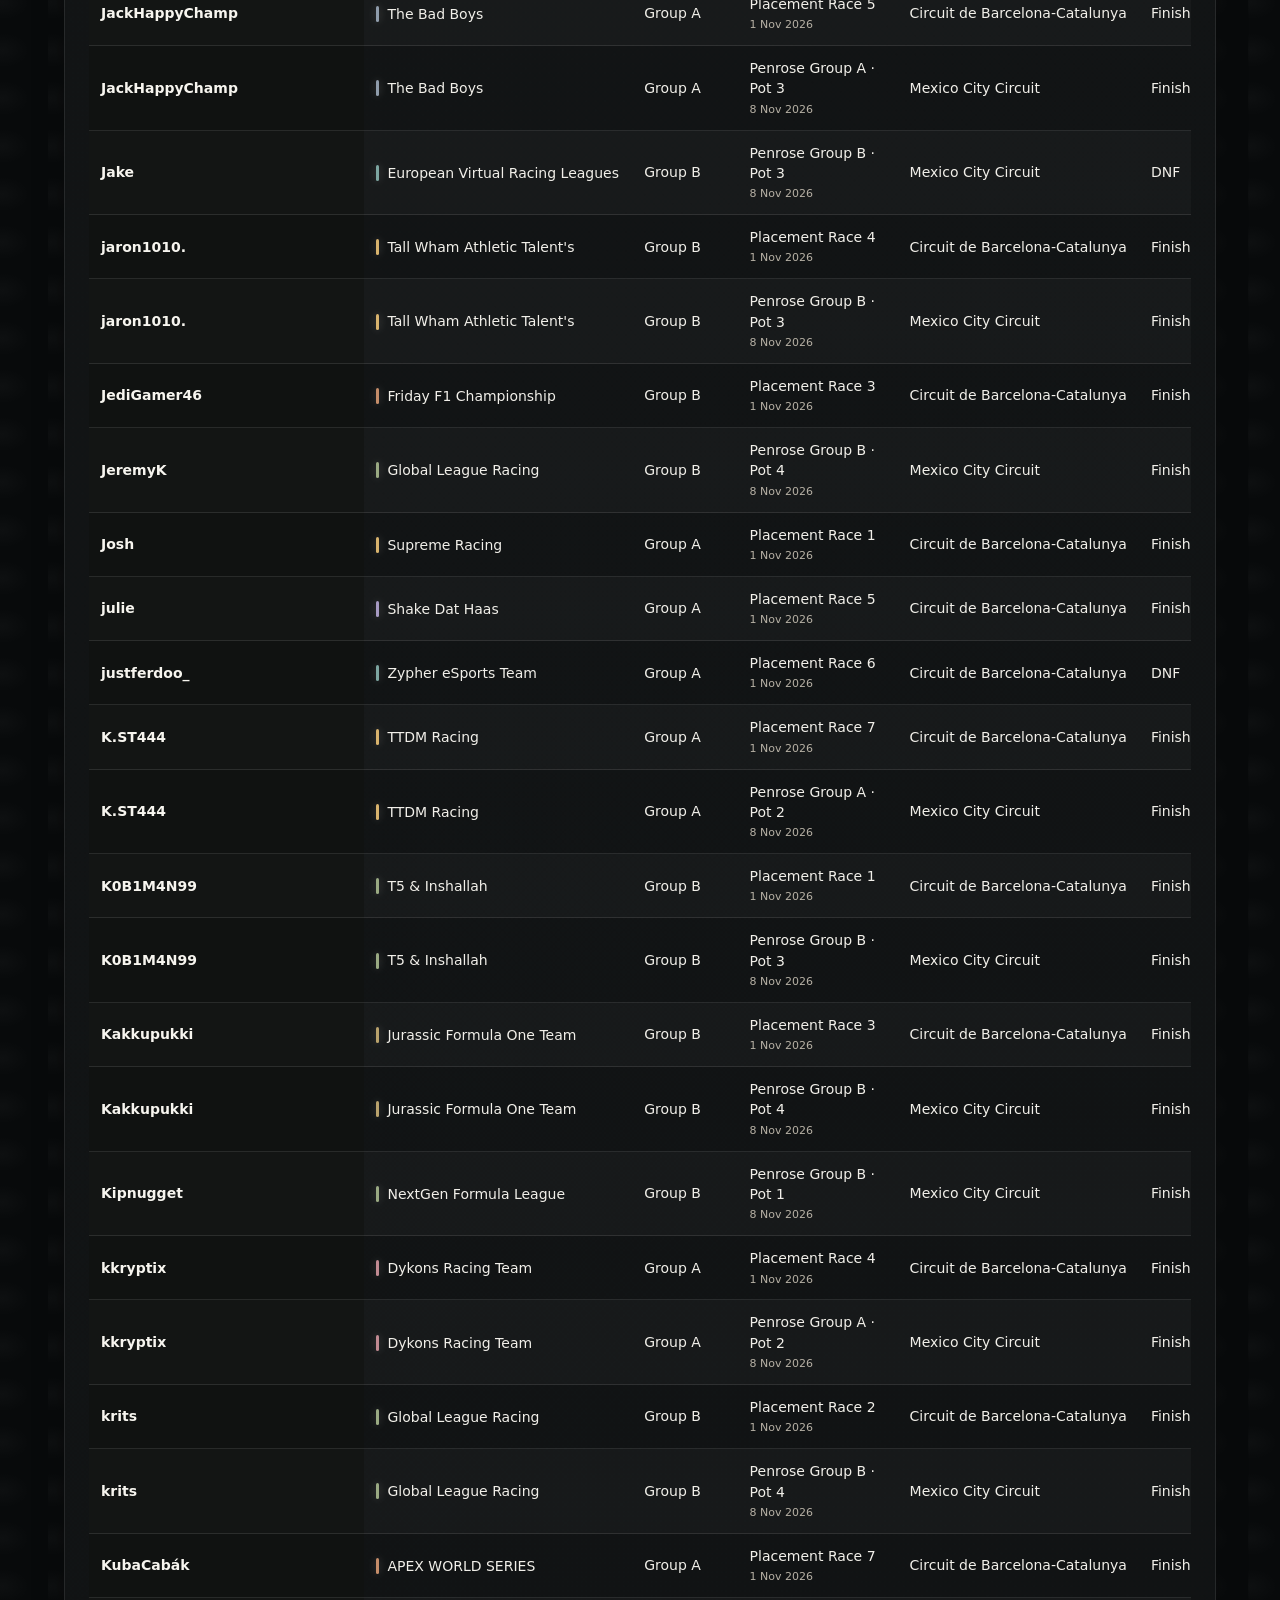
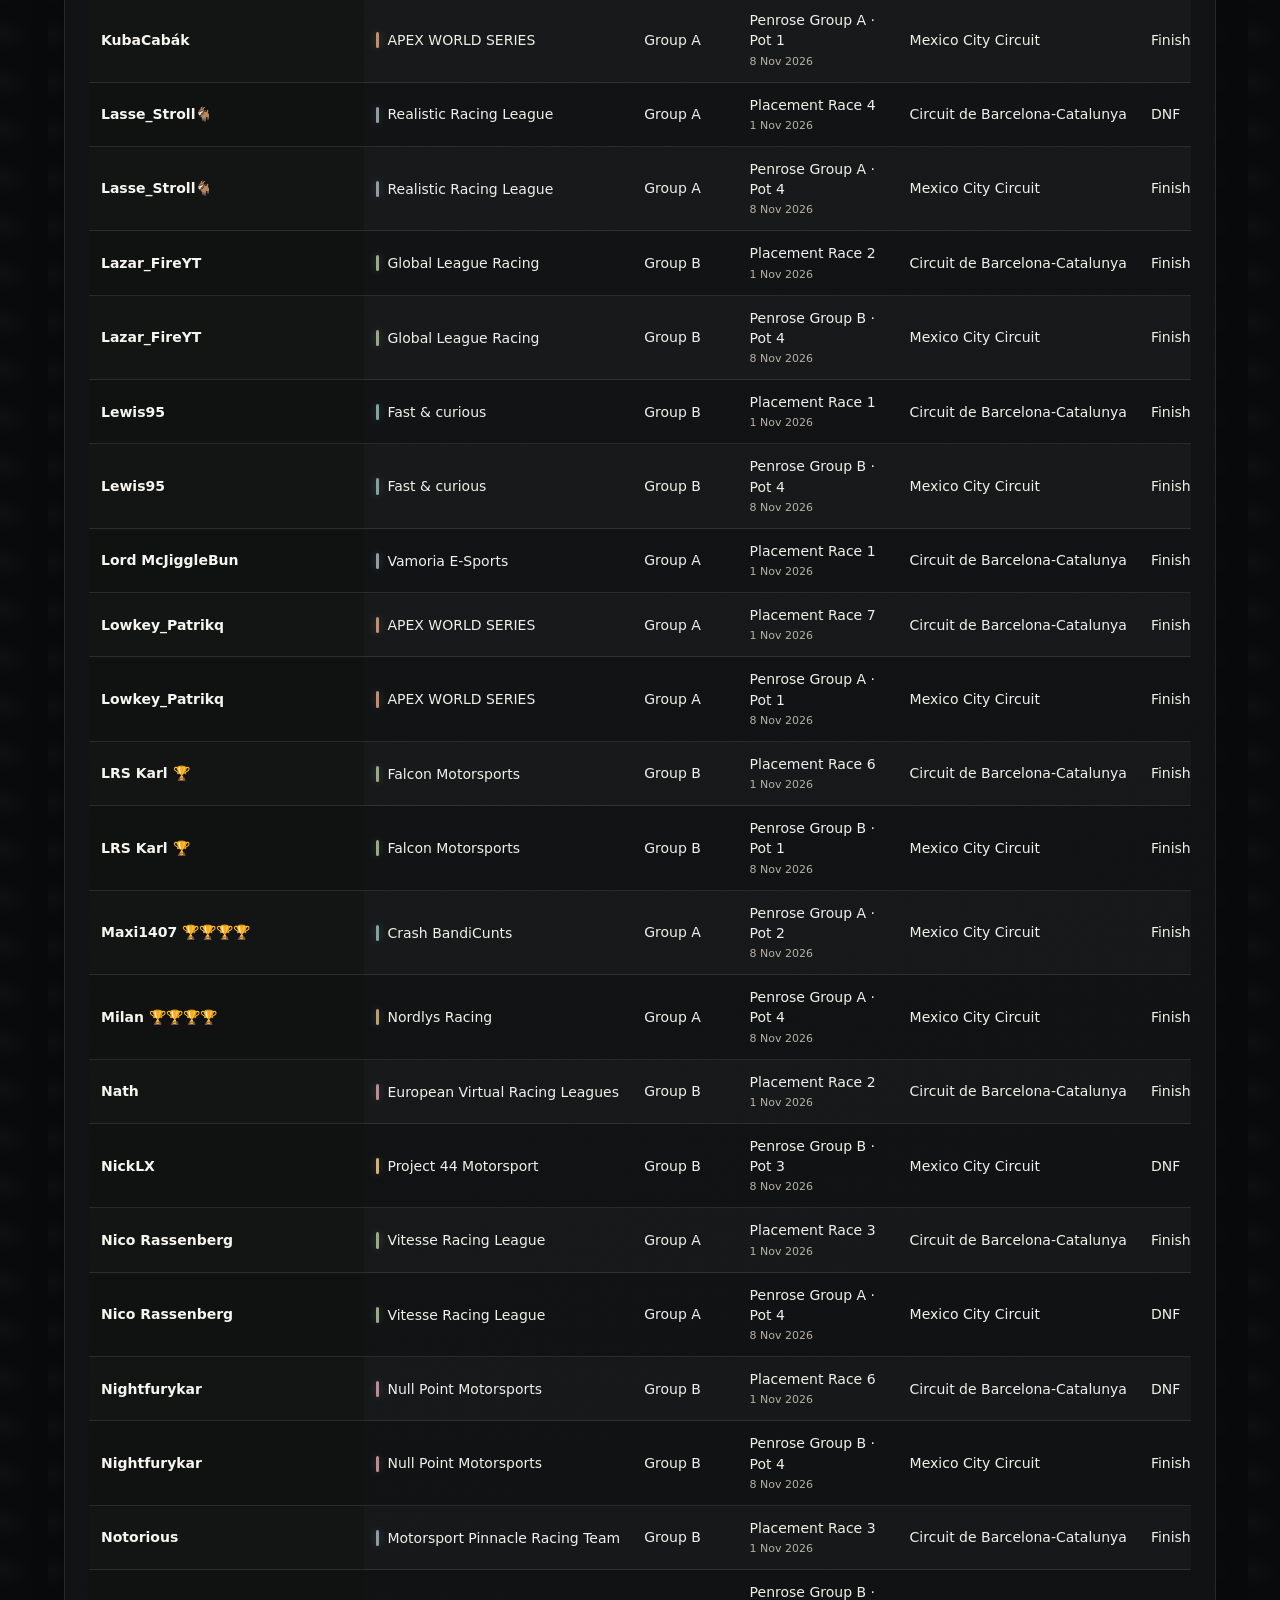
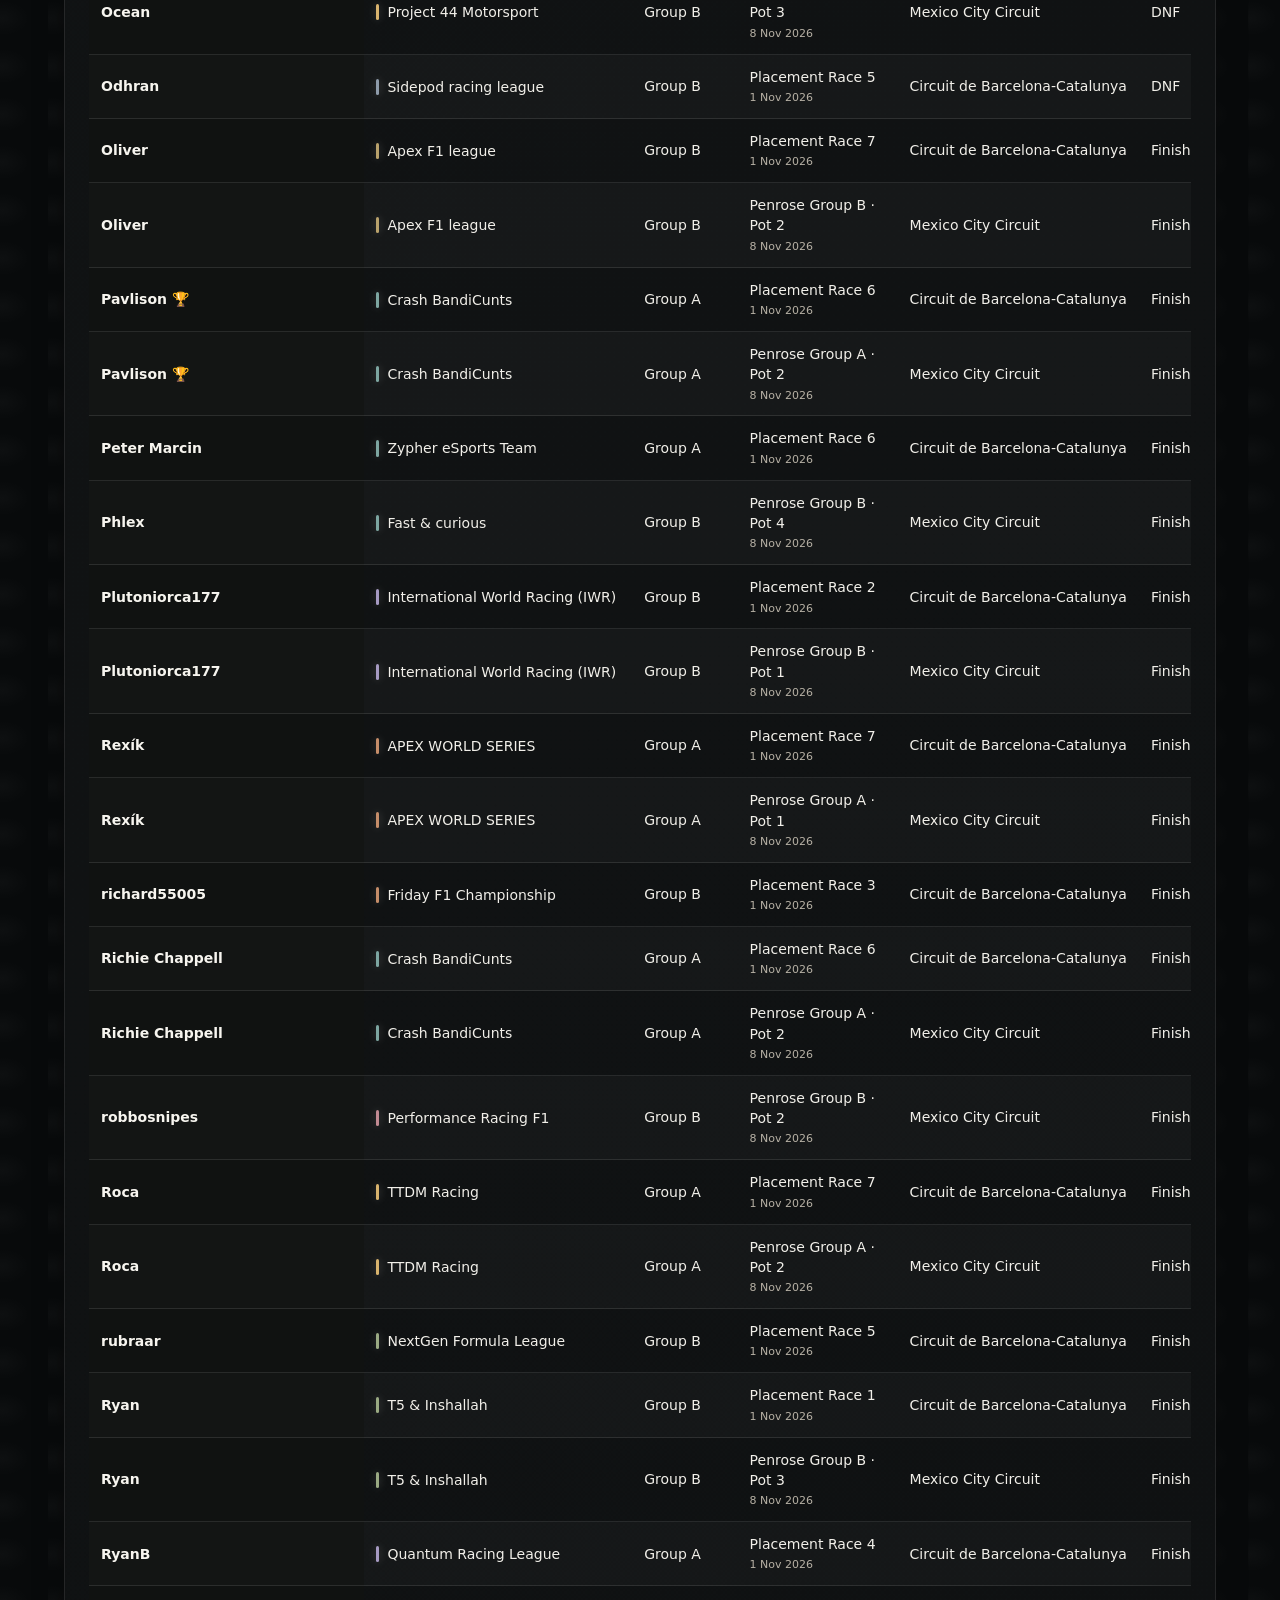
<file: public/race-details.html>
<!doctype html>
<html lang="en">
<head>
  <meta charset="utf-8">
  <meta name="viewport" content="width=device-width, initial-scale=1">
  <meta name="theme-color" content="#080909">
  <meta name="description" content="Penrose Cup competition statistics and lap standings.">
  <title>Driver Data · Penrose Cup Statistics</title>
  <link rel="icon" href="assets/penrose-cup.png" type="image/png">
  <link rel="stylesheet" href="styles.css?v=20261111-current-stage-2">
  <script src="dashboard-core.js?v=20261111-stage-progression-1" defer></script>
  <script src="app.js?v=20261111-source-timestamp-1" defer></script>
</head>
<body data-page="details" data-scope="preliminary">
  <div class="topline" aria-hidden="true"></div>
  <header class="site-header">
    <a class="brand" href="index.html" aria-label="Penrose Cup home">
      <img src="assets/penrose-cup.png" alt="Penrose Cup logo">
      <span class="brand-copy"><strong>Penrose Cup</strong><small>STATISTICS HUB · COMPETITION STAGES</small></span>
    </a>
    <nav class="main-nav" aria-label="Competition pages">
      <a href="index.html" data-page-link="home">Home</a>
      <a href="statistics.html" data-scope-link="overall">Statistics</a>
      <a href="preliminary.html" data-scope-link="preliminary">Preliminary</a>
      <a href="group-a.html" data-scope-link="group-a">Group A</a>
      <a href="group-b.html" data-scope-link="group-b">Group B</a>
      <a href="race-details.html" data-page-link="details">Driver Data</a>
    </nav>
  </header>
  <div class="last-updated-bar" id="last-updated-bar" aria-label="Statistics data last updated"><span id="last-updated-label">Last Updated from Race Director:</span> <time id="last-updated-value">Not available</time></div>
  <main id="top" aria-label="Competition statistics"><div id="page-content" aria-live="polite"><p class="empty-state">Loading Penrose Cup statistics…</p></div></main>
  <footer class="site-footer"><div class="footer-brand"><img src="assets/penrose-cup.png" alt=""><span>Penrose Cup <small>Statistics Hub</small></span></div><a href="#top">Back to top ↑</a></footer>

<!-- Cloudflare Web Analytics -->
<script type="module" src="https://static.cloudflareinsights.com/beacon.min.js" data-cf-beacon='{"token": "a95ea636154a4aa292637c3bb2f99aaf"}'></script>
<!-- End Cloudflare Web Analytics -->
</body>
</html>
</file>
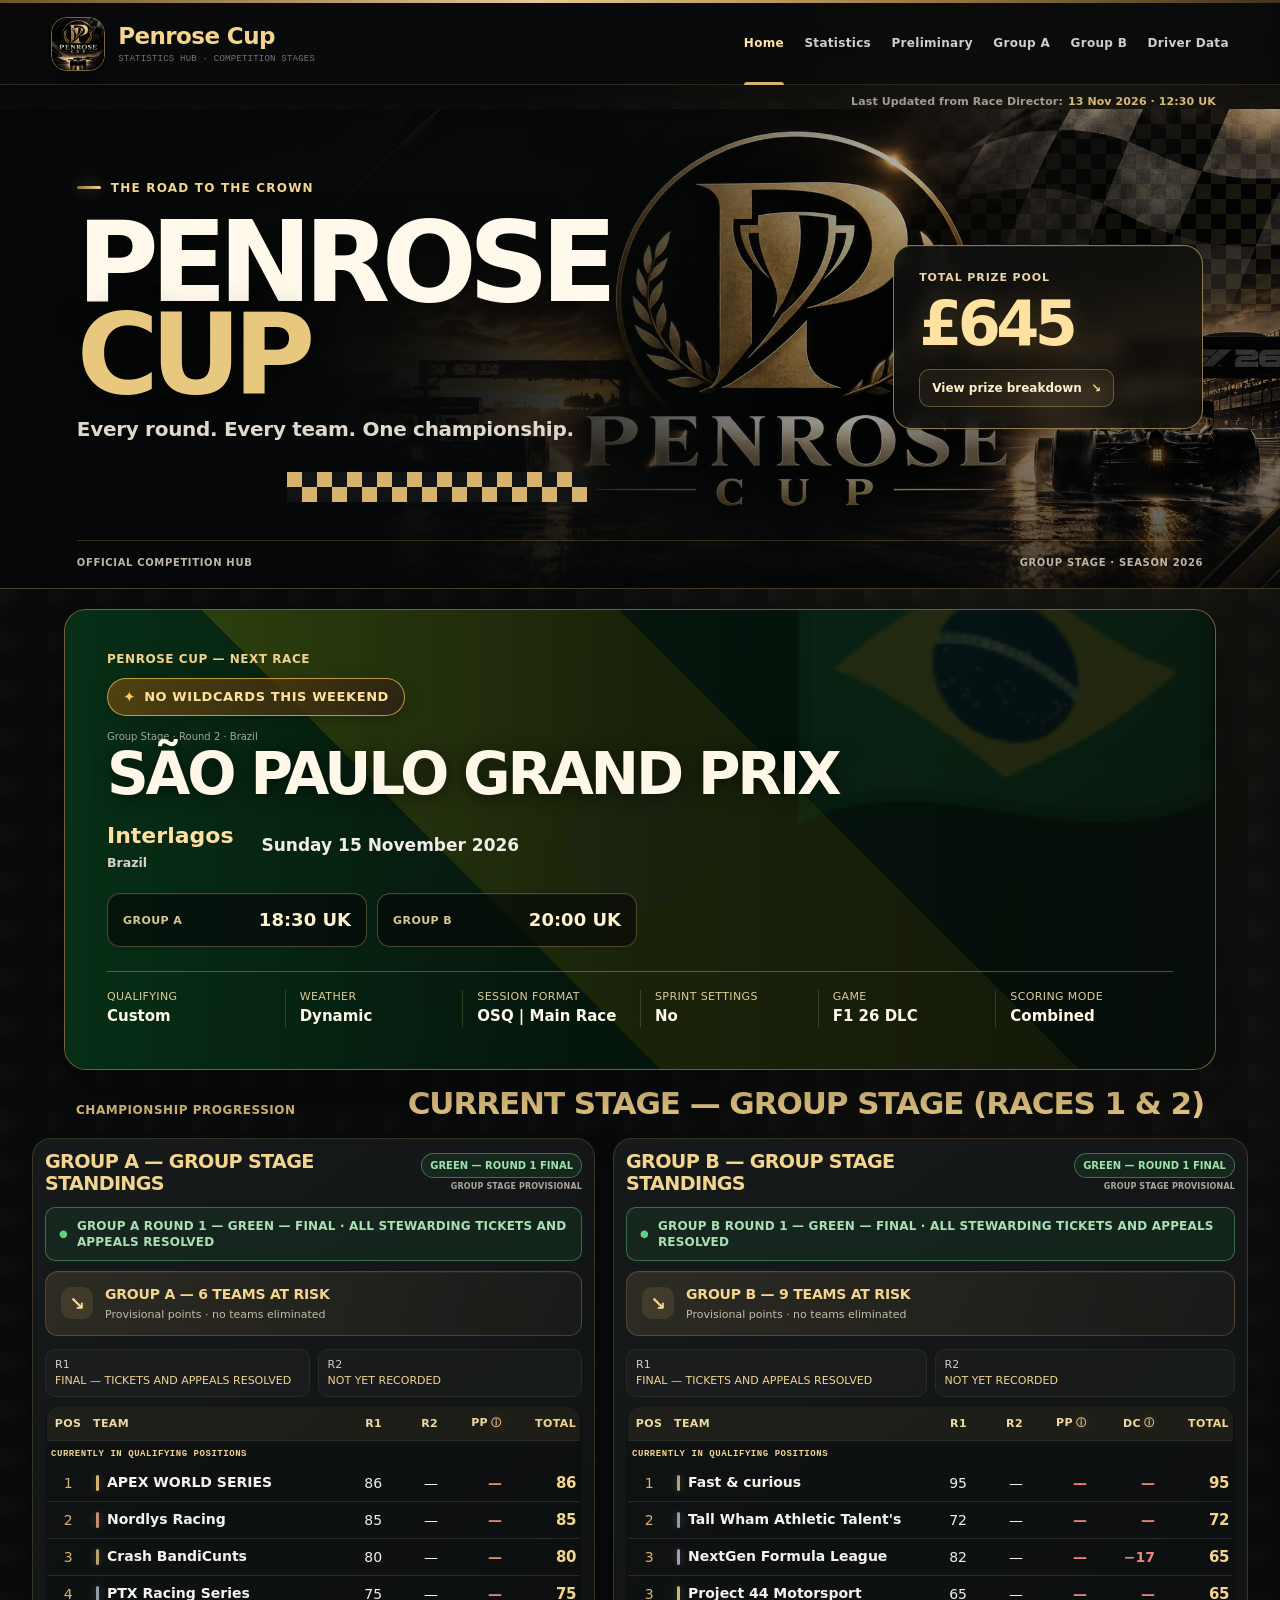
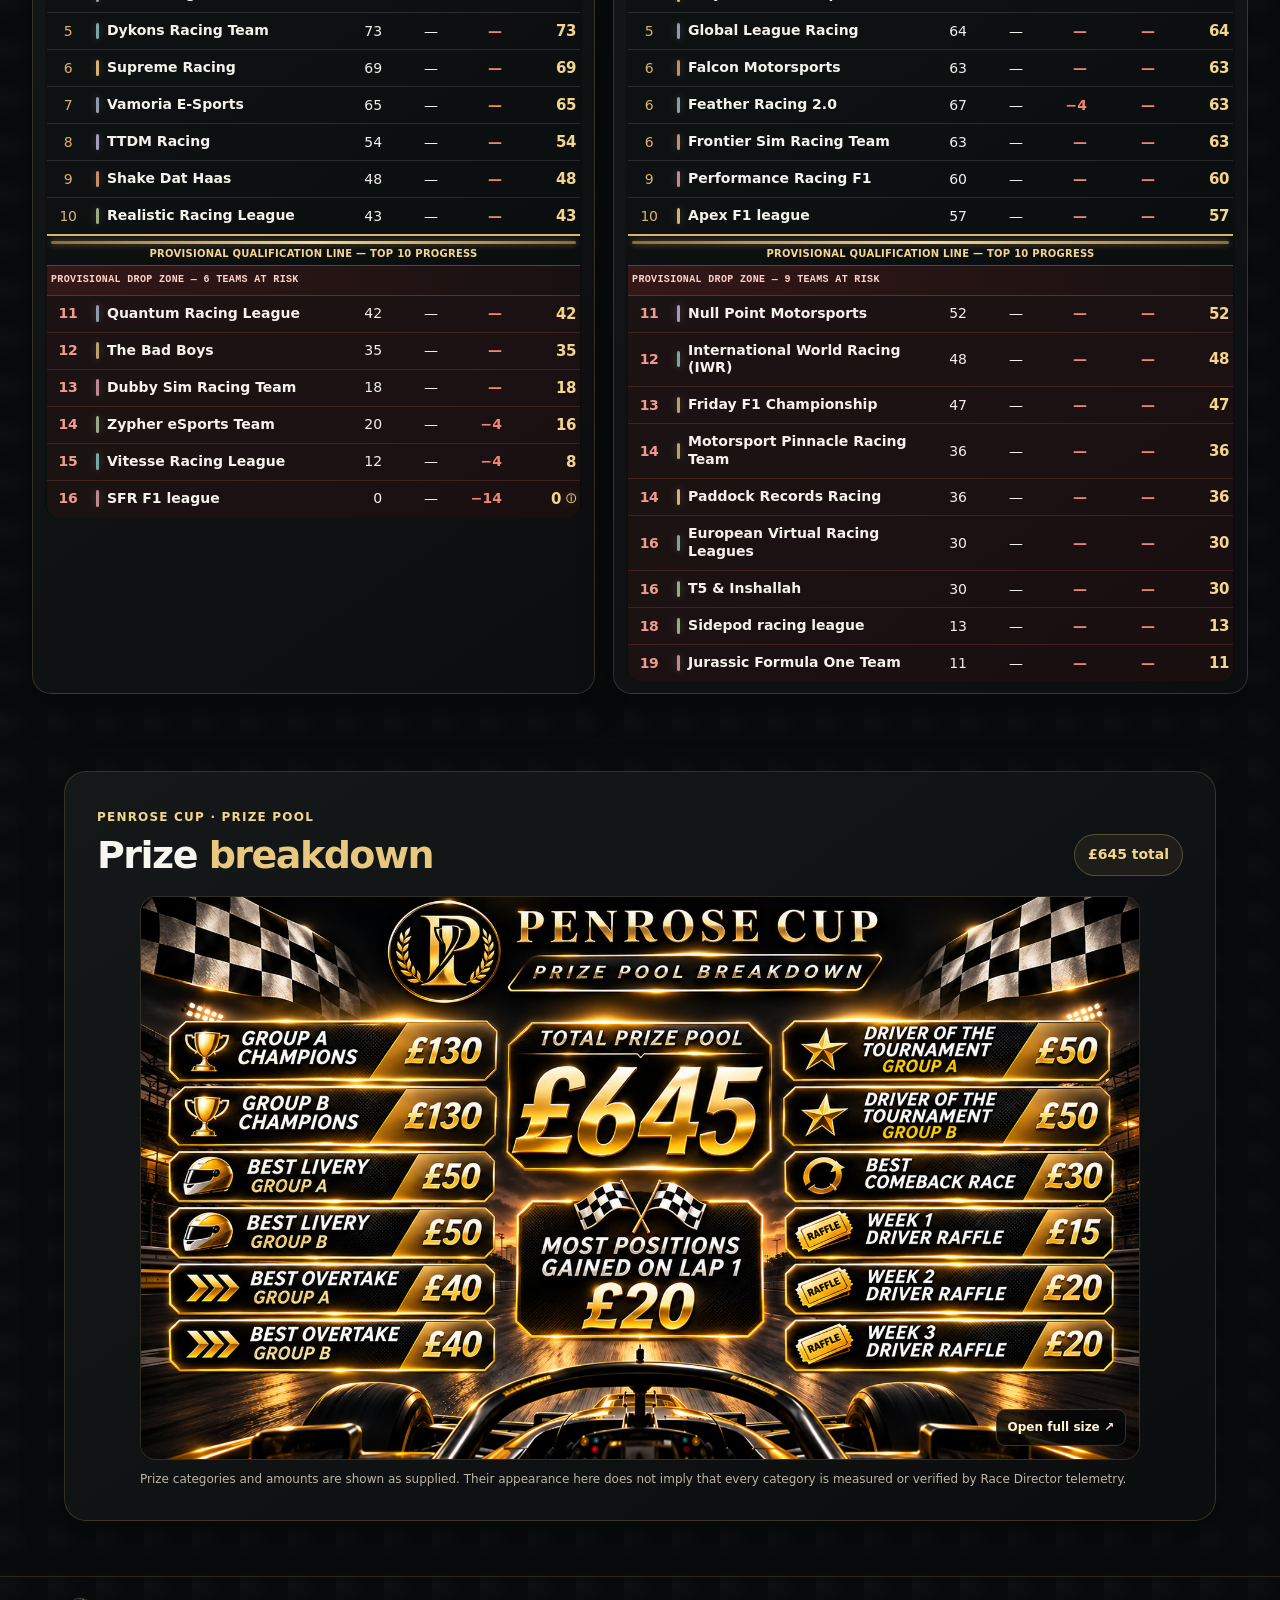
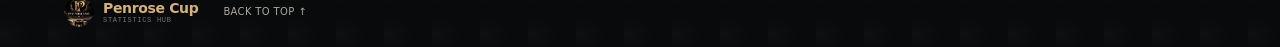
<file: public/standings.html>
<!doctype html>
<html lang="en">
<head>
  <meta charset="utf-8">
  <meta name="viewport" content="width=device-width, initial-scale=1">
  <meta name="robots" content="noindex">
  <meta http-equiv="refresh" content="0; url=index.html">
  <link rel="canonical" href="index.html">
  <title>Standings moved · Penrose Cup</title>
  <script>window.location.replace("index.html");</script>
</head>
<body>
  <p>The standalone standings page has moved. <a href="index.html">Continue to the Penrose Cup homepage</a>.</p>

<!-- Cloudflare Web Analytics -->
<script type="module" src="https://static.cloudflareinsights.com/beacon.min.js" data-cf-beacon='{"token": "a95ea636154a4aa292637c3bb2f99aaf"}'></script>
<!-- End Cloudflare Web Analytics -->
</body>
</html>
</file>
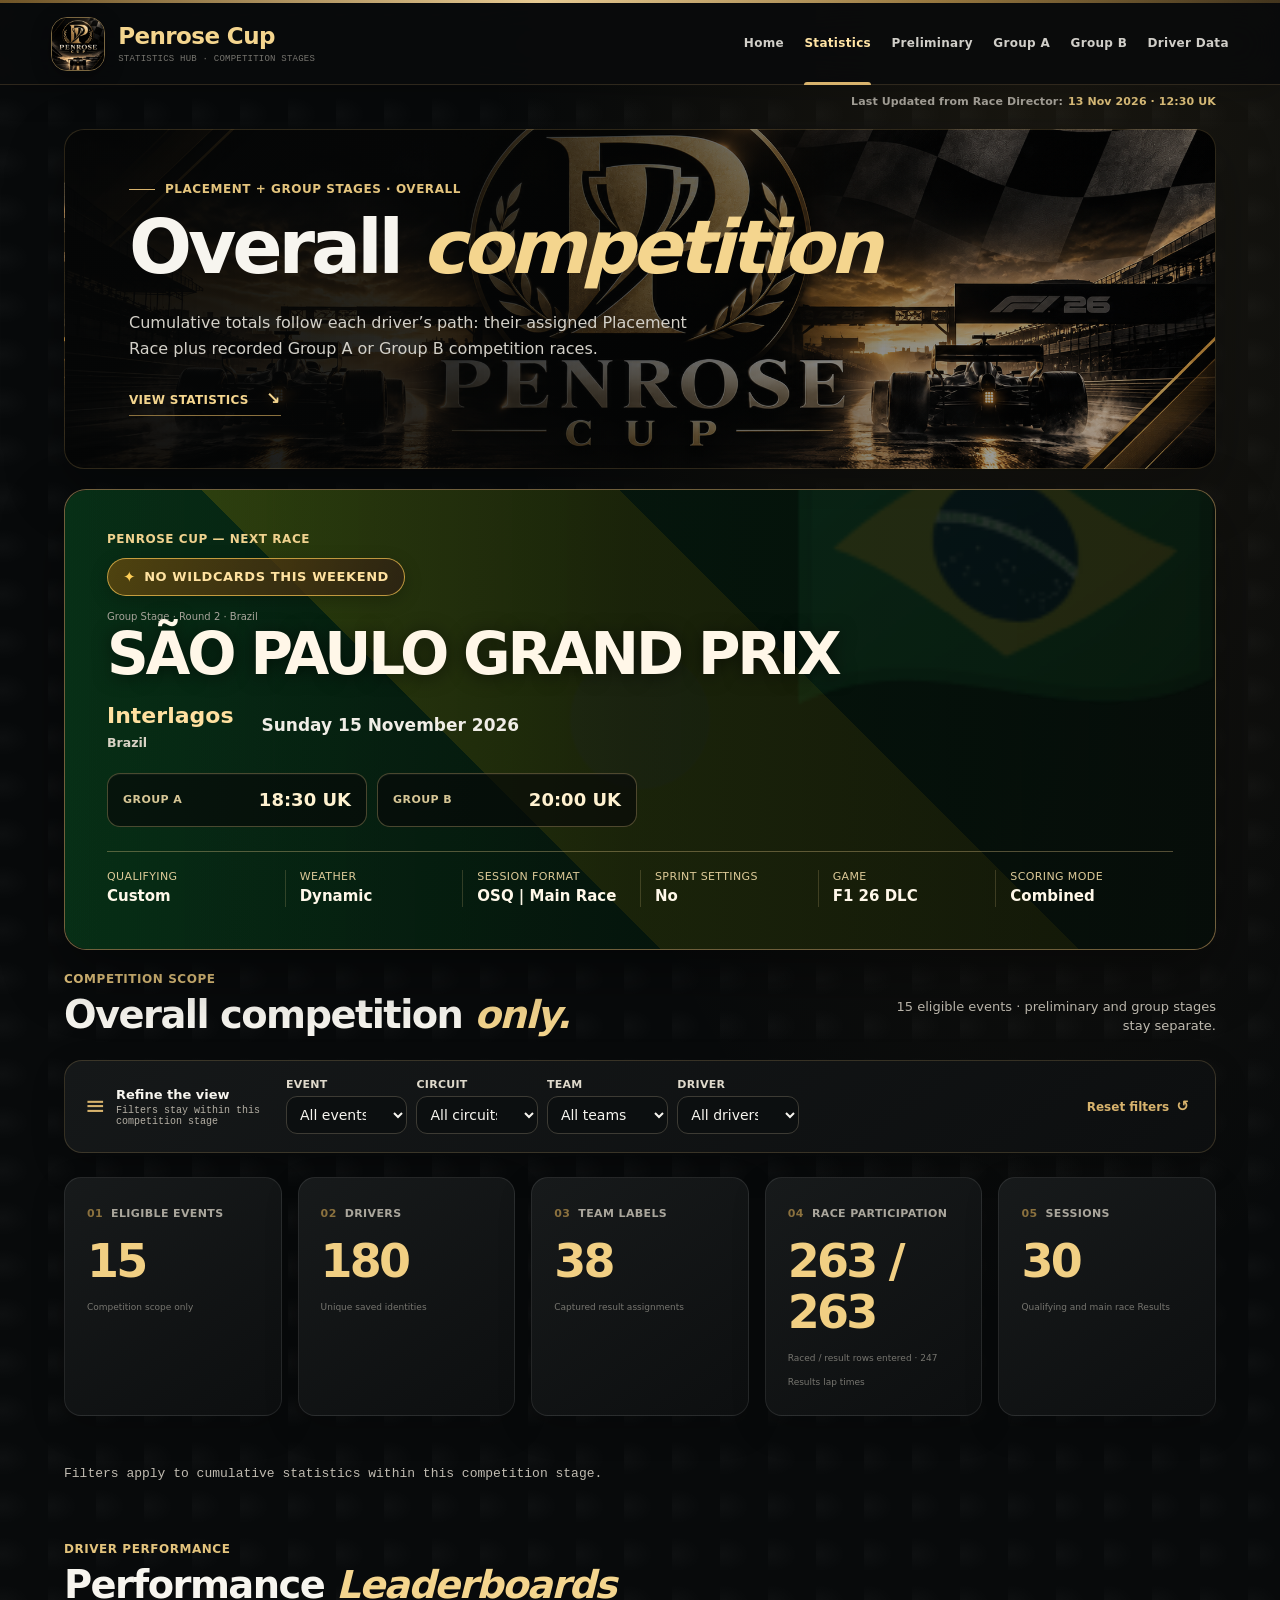
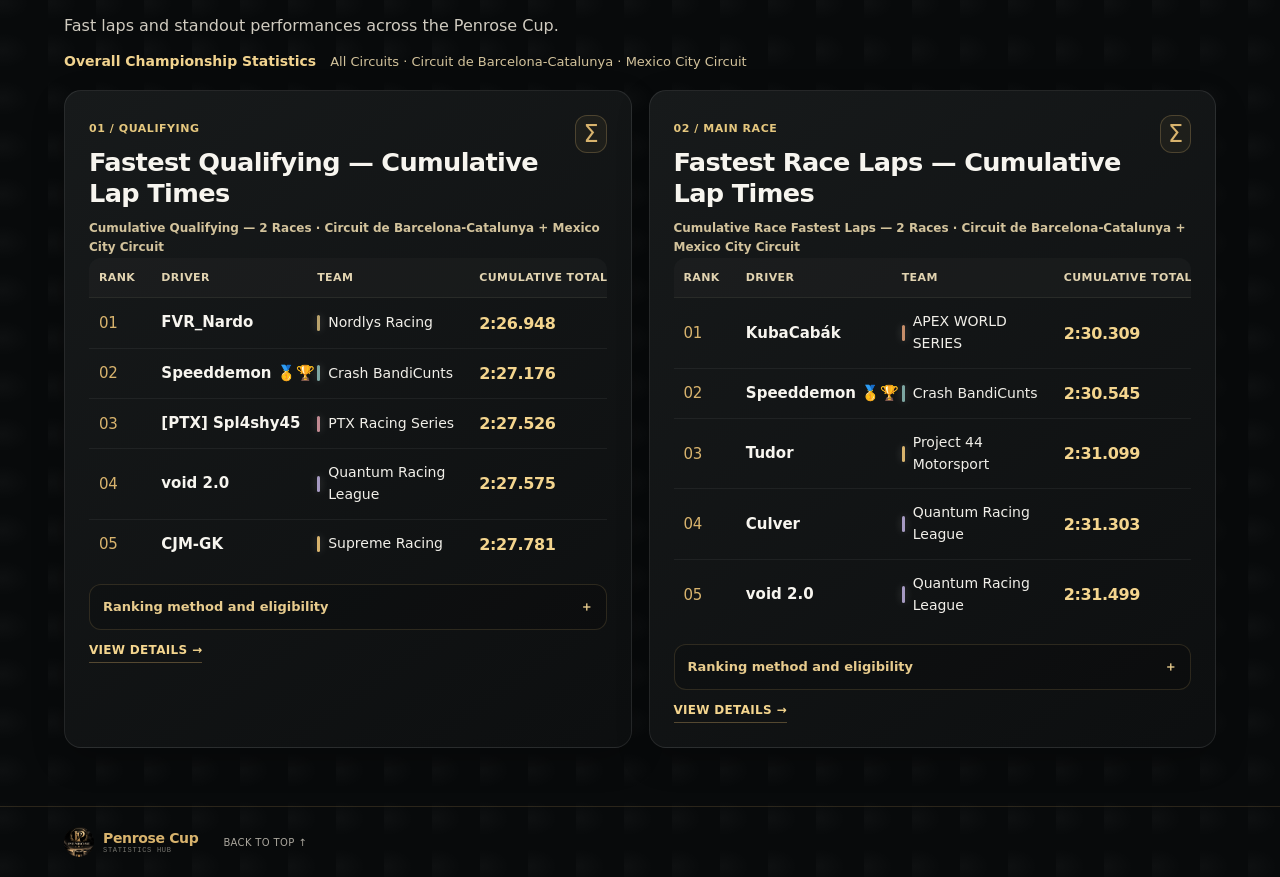
<file: public/statistics.html>
<!doctype html>
<html lang="en">
<head>
  <meta charset="utf-8">
  <meta name="viewport" content="width=device-width, initial-scale=1">
  <meta name="theme-color" content="#080909">
  <meta name="description" content="Penrose Cup competition statistics and lap standings.">
  <title>Penrose Cup · Statistics Hub</title>
  <link rel="icon" href="assets/penrose-cup.png" type="image/png">
  <link rel="stylesheet" href="styles.css?v=20261111-current-stage-2">
  <script src="dashboard-core.js?v=20261111-stage-progression-1" defer></script>
  <script src="app.js?v=20261111-source-timestamp-1" defer></script>
</head>
<body data-page="competition" data-scope="overall">
  <div class="topline" aria-hidden="true"></div>
  <header class="site-header">
    <a class="brand" href="index.html" aria-label="Penrose Cup home">
      <img src="assets/penrose-cup.png" alt="Penrose Cup logo">
      <span class="brand-copy"><strong>Penrose Cup</strong><small>STATISTICS HUB · COMPETITION STAGES</small></span>
    </a>
    <nav class="main-nav" aria-label="Competition pages">
      <a href="index.html" data-page-link="home">Home</a>
      <a href="statistics.html" data-scope-link="overall">Statistics</a>
      <a href="preliminary.html" data-scope-link="preliminary">Preliminary</a>
      <a href="group-a.html" data-scope-link="group-a">Group A</a>
      <a href="group-b.html" data-scope-link="group-b">Group B</a>
      <a href="race-details.html" data-page-link="details">Driver Data</a>
    </nav>
  </header>
  <div class="last-updated-bar" id="last-updated-bar" aria-label="Statistics data last updated"><span id="last-updated-label">Last Updated from Race Director:</span> <time id="last-updated-value">Not available</time></div>
  <main id="top" aria-label="Competition statistics"><div id="page-content" aria-live="polite"><p class="empty-state">Loading Penrose Cup statistics…</p></div></main>
  <footer class="site-footer"><div class="footer-brand"><img src="assets/penrose-cup.png" alt=""><span>Penrose Cup <small>Statistics Hub</small></span></div><a href="#top">Back to top ↑</a></footer>

<!-- Cloudflare Web Analytics -->
<script type="module" src="https://static.cloudflareinsights.com/beacon.min.js" data-cf-beacon='{"token": "a95ea636154a4aa292637c3bb2f99aaf"}'></script>
<!-- End Cloudflare Web Analytics -->
</body>
</html>
</file>
<file: public/styles.css>
:root{--bg:#080909;--panel:#101212;--panel-2:#151717;--panel-3:#1c1f1e;--line:#292b28;--line-gold:#5e4a27;--gold:#d3ad68;--gold-bright:#f1d395;--gold-dim:#8b713e;--white:#f5f2ec;--muted:#aaa69d;--subtle:#76756f;--green:#a3c6a8;--red:#e1bb7c;--sans:'Manrope',Arial,sans-serif;--serif:'Playfair Display',Georgia,serif;--mono:'DM Mono',monospace;--radius:4px;}
*{box-sizing:border-box}html{scroll-behavior:smooth;scroll-padding-top:95px}body{margin:0;background:var(--bg);color:var(--white);font-family:var(--sans);font-size:14px;line-height:1.55;background-image:radial-gradient(ellipse at 82% 10%,rgba(159,125,61,.07),transparent 32%),linear-gradient(90deg,rgba(255,255,255,.013) 1px,transparent 1px),linear-gradient(rgba(255,255,255,.013) 1px,transparent 1px);background-size:auto,48px 48px,48px 48px}.topline{height:3px;background:linear-gradient(90deg,#745829,#f2d49a 42%,#9f7e43 73%,#45371f)}a{color:inherit;text-decoration:none}.site-header{height:88px;padding:0 clamp(20px,5vw,76px);display:flex;align-items:center;justify-content:space-between;border-bottom:1px solid rgba(211,173,104,.17);background:rgba(8,9,9,.92);position:sticky;top:0;z-index:10;backdrop-filter:blur(18px)}.brand{display:flex;align-items:center;gap:12px;min-width:260px}.brand img{height:54px;width:54px;object-fit:cover;border-radius:50%;border:1px solid rgba(211,173,104,.5);box-shadow:0 0 18px rgba(211,173,104,.1)}.brand-copy{display:flex;flex-direction:column;line-height:1.16}.brand-copy small{font-family:var(--mono);color:var(--muted);font-size:9px;letter-spacing:.13em;text-transform:uppercase}.brand-copy strong{font-family:var(--serif);font-size:22px;letter-spacing:.02em;color:var(--gold-bright);font-weight:600;margin:0 0 4px}.brand-copy small{font-size:8px;letter-spacing:.12em;color:var(--subtle)}.main-nav{display:flex;gap:34px;align-items:center;height:100%}.main-nav a{height:100%;display:flex;align-items:center;color:var(--muted);font-size:11px;letter-spacing:.09em;text-transform:uppercase;position:relative;transition:color .2s}.main-nav a:hover,.main-nav a.active{color:var(--gold-bright)}.main-nav a.active:after{content:'';position:absolute;bottom:-1px;left:0;right:0;height:2px;background:var(--gold)}.header-stamp{display:flex;align-items:center;gap:9px;font:9px var(--mono);letter-spacing:.14em;color:var(--gold)}.live-dot,.valid-dot{width:7px;height:7px;border-radius:50%;display:inline-block;background:var(--gold);box-shadow:0 0 9px rgba(211,173,104,.62)}main{max-width:1320px;margin:0 auto;padding:0 clamp(20px,5vw,76px)}.hero{min-height:390px;display:flex;align-items:center;position:relative;overflow:hidden;border-bottom:1px solid var(--line);padding:52px clamp(24px,5vw,72px) 56px;background-image:linear-gradient(90deg,rgba(5,6,6,.96) 0%,rgba(5,6,6,.84) 34%,rgba(5,6,6,.48) 68%,rgba(5,6,6,.28) 100%),url("assets/penrose-cup-banner.png");background-size:cover;background-position:center 53%}.hero-copy{position:relative;z-index:2}.eyebrow{font:10px var(--mono);color:var(--gold);text-transform:uppercase;letter-spacing:.19em;margin:0 0 14px;display:flex;align-items:center;gap:10px}.eyebrow-line{width:26px;height:1px;background:var(--gold)}h1,h2,h3,p{margin-top:0}h1{font:clamp(46px,6vw,78px)/.99 var(--serif);font-weight:600;letter-spacing:-.04em;margin:0;color:var(--white)}h1 em,h2 em{color:var(--gold-bright);font-weight:600}.hero-subtitle{max-width:390px;color:#b8b3a8;margin:24px 0 26px;font-size:13px}.hero-link{font:10px var(--mono);text-transform:uppercase;letter-spacing:.15em;color:var(--gold-bright);border-bottom:1px solid var(--gold-dim);padding:0 0 8px}.hero-link span{font-size:17px;padding-left:13px}.section-block{margin:0 0 80px}.section-heading{display:flex;justify-content:space-between;align-items:end;gap:24px;margin-bottom:24px}.section-heading .eyebrow{margin-bottom:7px}h2{font:clamp(28px,3.4vw,40px)/1.12 var(--serif);letter-spacing:-.025em;font-weight:600;margin:0}.section-note{max-width:340px;color:var(--subtle);font-size:10px;text-align:right;margin:0}.filters-panel{border:1px solid var(--line);background:linear-gradient(145deg,rgba(19,21,20,.98),rgba(13,14,14,.98));padding:17px 20px 18px;display:grid;grid-template-columns:180px 1fr auto;align-items:center;gap:21px;margin-bottom:17px}.filters-title{display:flex;gap:10px;align-items:center}.filter-glyph{color:var(--gold);font:25px var(--serif)}.filters-title div{display:grid}.filters-title strong{font-size:11px}.filters-title small{font:9px var(--mono);color:var(--subtle)}.filter-grid{display:grid;grid-template-columns:repeat(5,minmax(105px,1fr));gap:9px}.filter-grid label{display:grid;gap:5px;color:var(--subtle);font:8px var(--mono);letter-spacing:.05em;text-transform:uppercase}.filter-grid select{background:#0d0f0f;color:var(--white);border:1px solid #353632;border-radius:2px;padding:9px 24px 9px 9px;font:10px var(--sans);min-width:0;width:100%;outline:none}.filter-grid select:focus{border-color:var(--gold)}.reset-button{background:transparent;color:var(--gold);border:0;font:9px var(--mono);white-space:nowrap;cursor:pointer}.reset-button span{font-size:15px;padding-left:3px}.stats-grid{display:grid;grid-template-columns:repeat(4,1fr);gap:12px}.stat-card{min-height:143px;border:1px solid var(--line);background:linear-gradient(145deg,#141615,#0e1010);padding:19px 20px;position:relative;overflow:hidden}.stat-index,.stat-label{font:9px var(--mono);letter-spacing:.12em;text-transform:uppercase;color:var(--subtle)}.stat-index{color:var(--gold-dim);margin-right:8px}.stat-label{color:#aaa69c}.stat-card strong{display:block;color:var(--gold-bright);font:43px/1.14 var(--serif);margin:12px 0 6px}.stat-card small{font-size:9px;color:var(--subtle);position:relative;z-index:1}.stat-mark{position:absolute;bottom:-17px;right:10px;color:rgba(211,173,104,.045);font:100px/1 var(--serif);font-style:italic}.leaderboard-section{margin-top:70px}.validity-pill,.coverage-stamp{font:9px var(--mono);text-transform:uppercase;letter-spacing:.11em;color:var(--green);border:1px solid rgba(163,198,168,.25);padding:7px 10px}.valid-dot{background:var(--green);box-shadow:0 0 8px rgba(163,198,168,.4);margin-right:7px}.leaderboard-grid{display:grid;grid-template-columns:1fr 1fr;gap:14px}.leaderboard-card{background:linear-gradient(150deg,#141615,#0d0f0f);border:1px solid var(--line);padding:21px 22px 16px;min-width:0}.card-heading{display:flex;justify-content:space-between;align-items:start}.card-overline{font:8px var(--mono);letter-spacing:.16em;color:var(--gold);text-transform:uppercase}.card-heading h3,.unavailable-card h3,.coverage-subhead h3{font:23px/1.15 var(--serif);font-weight:600;margin:7px 0 0}.card-icon{font:26px var(--serif);color:var(--gold);border:1px solid rgba(211,173,104,.3);width:38px;height:38px;display:grid;place-items:center}.card-description{color:var(--subtle);font-size:10px;margin:10px 0 18px}.table-scroll{overflow-x:auto}table{border-collapse:collapse;width:100%;min-width:510px;text-align:left}th{font:8px var(--mono);color:var(--subtle);letter-spacing:.12em;text-transform:uppercase;padding:10px 7px;border-bottom:1px solid var(--line);white-space:nowrap}td{padding:12px 7px;border-bottom:1px solid rgba(255,255,255,.055);font-size:10px;vertical-align:middle}tbody tr:last-child td{border-bottom:0}td.rank{font:13px var(--serif);color:var(--gold)}td.lap-time{font:13px var(--mono);color:var(--gold-bright);white-space:nowrap}.driver-cell{min-width:130px}.driver-name{display:block;font-size:10px;font-weight:700;color:var(--white);white-space:nowrap}.driver-team{display:block;font-size:8px;color:var(--subtle);white-space:nowrap}.event-cell{min-width:115px;color:#d7d0c2}.event-cell small{display:block;color:var(--subtle);font-size:8px;margin-top:3px}.table-footnote{font:8px var(--mono);color:var(--subtle);margin:13px 0 0}.empty-row{text-align:center;color:var(--subtle);padding:25px}.unavailable-grid{display:grid;grid-template-columns:1fr 1fr;gap:14px;margin-top:14px}.unavailable-card{display:flex;align-items:start;gap:15px;position:relative;border:1px solid var(--line);padding:19px;background:#101212;min-height:143px}.unavailable-symbol{font:30px var(--serif);color:#74633f}.unavailable-card h3{font-size:19px;margin:5px 0 6px}.unavailable-card p{font-size:10px;color:var(--muted);max-width:410px;margin:0}.unavailable-badge{position:absolute;right:14px;top:15px;font:7px var(--mono);letter-spacing:.1em;color:var(--subtle);border:1px solid var(--line);padding:5px 7px}.teams-section{padding-top:5px}.directory-count{font:9px var(--mono);letter-spacing:.1em;color:var(--gold);text-transform:uppercase}.team-grid{display:grid;grid-template-columns:repeat(4,1fr);border-top:1px solid var(--line);border-left:1px solid var(--line)}.team-card{min-height:74px;padding:14px 15px;border-right:1px solid var(--line);border-bottom:1px solid var(--line);background:linear-gradient(145deg,rgba(19,21,20,.84),rgba(12,13,13,.88));display:flex;align-items:center;gap:12px;transition:background .2s}.team-card:hover{background:#1b1d1b}.team-symbol{width:30px;height:30px;display:grid;place-items:center;border:1px solid rgba(211,173,104,.28);color:var(--gold);font:12px var(--serif);flex:0 0 auto}.team-name{font-size:10px;font-weight:700;display:block}.team-meta{font:8px var(--mono);color:var(--subtle);display:block;margin-top:3px}.team-rank{font:8px var(--mono);color:#675632;margin-left:auto}.empty-state{padding:24px;border:1px dashed var(--line);color:var(--subtle);text-align:center;font-size:11px}.coverage-section{border-top:1px solid var(--line);padding-top:42px}.coverage-stamp{color:var(--gold)}.coverage-grid{display:grid;grid-template-columns:1.4fr 1fr 1fr;gap:12px}.coverage-card{border:1px solid var(--line);padding:19px 20px;background:linear-gradient(145deg,#141615,#0e1010);min-height:145px}.coverage-card h3{font:25px/1.2 var(--serif);margin:12px 0 7px;color:var(--white)}.coverage-card p{font-size:9px;color:var(--subtle);margin:0;max-width:350px}.coverage-primary h3{color:var(--gold-bright)}.coverage-rule{margin-top:18px;height:3px;background:#292b28}.coverage-rule span{display:block;width:0;height:100%;background:linear-gradient(90deg,#897042,#ecd093)}.coverage-subhead{display:flex;justify-content:space-between;align-items:end;margin:34px 0 13px}.coverage-subhead h3{font-size:20px}.coverage-subhead p{font-size:9px;color:var(--subtle);margin:0;text-align:right}.coverage-table{min-width:520px}.coverage-table td{font-size:9px}.state-pill{display:inline-block;padding:4px 7px;font:8px var(--mono);letter-spacing:.04em;border:1px solid rgba(163,198,168,.24);color:var(--green);white-space:nowrap}.state-pill.missing{border-color:rgba(225,187,124,.3);color:var(--red)}.updated-line{border-top:1px solid var(--line);padding-top:15px;margin-top:22px;display:flex;gap:25px;flex-wrap:wrap;font:8px var(--mono);color:var(--subtle);text-transform:uppercase;letter-spacing:.06em}.updated-line strong{color:#c8c2b6;font-weight:400;margin-left:5px}.site-footer{border-top:1px solid rgba(211,173,104,.17);padding:20px clamp(20px,5vw,76px);display:flex;align-items:center;gap:25px;color:var(--subtle);font:8px var(--mono);letter-spacing:.1em;text-transform:uppercase}.footer-brand{display:flex;align-items:center;gap:9px;color:var(--gold);font:13px var(--serif);text-transform:none;letter-spacing:.03em}.footer-brand img{width:30px;height:30px;object-fit:cover;border-radius:50%}.footer-brand small{display:block;font:7px var(--mono);color:var(--subtle);text-transform:uppercase;letter-spacing:.1em}.site-footer>span{margin:auto}.site-footer>a{color:var(--muted)}
.state-pill.partial{border-color:rgba(225,187,124,.3);color:var(--red)}.state-pill.complete{border-color:rgba(163,198,168,.38);color:var(--green)}
@media(max-width:1050px){.filters-panel{grid-template-columns:1fr;gap:14px}.filter-grid{grid-template-columns:repeat(3,minmax(120px,1fr))}.reset-button{justify-self:end}.team-grid{grid-template-columns:repeat(3,1fr)}.site-header{padding:0 24px}.main-nav{gap:19px}.brand{min-width:220px}}
@media(max-width:760px){.site-header{height:72px;padding:0 18px}.brand{min-width:0}.brand img{height:42px;width:42px}.brand-copy strong{font-size:18px}.brand-copy small{display:none}.main-nav{display:none}.header-stamp{font-size:7px}.hero{min-height:350px;padding:45px 24px 34px;background-image:linear-gradient(90deg,rgba(5,6,6,.96) 0%,rgba(5,6,6,.88) 58%,rgba(5,6,6,.56) 100%),url("assets/penrose-cup-banner.png");background-position:64% center}.hero-copy{max-width:70%}.hero-subtitle{max-width:310px;font-size:12px}.section-block{margin-bottom:60px}.section-heading{align-items:start;flex-direction:column;gap:12px}.section-note{text-align:left}.filters-panel{padding:15px}.filter-grid{grid-template-columns:repeat(2,minmax(0,1fr))}.filter-grid label:first-child{grid-column:span 2}.stats-grid{grid-template-columns:repeat(2,1fr);gap:8px}.stat-card{padding:15px;min-height:130px}.stat-card strong{font-size:37px}.leaderboard-grid,.unavailable-grid{grid-template-columns:1fr}.leaderboard-card{padding:17px 14px}.team-grid{grid-template-columns:repeat(2,1fr)}.team-card{padding:12px 10px;min-height:67px}.team-symbol{width:27px;height:27px}.team-name{font-size:9px}.coverage-grid{grid-template-columns:1fr}.coverage-card{min-height:122px}.coverage-primary{min-height:145px}.coverage-subhead{align-items:start;flex-direction:column;gap:9px}.coverage-subhead p{text-align:left}.validity-pill,.coverage-stamp{font-size:8px}.site-footer{padding:18px;gap:10px;flex-wrap:wrap}.site-footer>span{margin:0 auto 0 0}.footer-brand{width:100%}}
@media(max-width:430px){main{padding:0 15px}.hero-copy{max-width:86%}.hero{background-position:62% center}.filter-grid{gap:8px}.filter-grid select{font-size:9px}.stat-card small{font-size:8px}.team-grid{grid-template-columns:1fr 1fr}.team-card{gap:8px}.team-name{font-size:8px}.unavailable-badge{font-size:6px;right:9px;top:9px}.unavailable-card{padding:17px 12px}.section-heading h2{font-size:30px}}
@media(prefers-reduced-motion:reduce){html{scroll-behavior:auto}*,*:before,*:after{transition:none!important}}


.table-group-filter{display:flex;align-items:center;gap:9px;margin:0 0 12px;color:var(--subtle);font:8px var(--mono);letter-spacing:.08em;text-transform:uppercase}.table-group-filter select{background:#0d0f0f;color:var(--white);border:1px solid #353632;padding:7px 22px 7px 8px;font:10px var(--sans);min-width:105px}.cumulative-section{margin-top:58px}.cumulative-heading{margin-bottom:22px}.cumulative-card{min-width:0}.cumulative-cohort{margin:14px 0 18px}.cohort-label{font:8px var(--mono);letter-spacing:.08em;text-transform:uppercase;color:var(--gold);margin:0 0 6px}.cumulative-card table{min-width:650px}.cumulative-card td{font-size:9px}.cumulative-card td.lap-time{font-size:12px}.filters-panel .filter-grid{grid-template-columns:repeat(6,minmax(90px,1fr))}
@media(max-width:1000px){.filters-panel{grid-template-columns:150px 1fr auto}.filters-panel .filter-grid{grid-template-columns:repeat(3,minmax(90px,1fr))}}
@media(max-width:760px){.filters-panel{grid-template-columns:minmax(0,1fr);width:100%;min-width:0}.filters-panel .filter-grid{min-width:0;width:100%}.reset-button{justify-self:end}.header-stamp span:last-child{display:none}.header-stamp{gap:0}.filters-panel .filter-grid{grid-template-columns:repeat(2,minmax(0,1fr))}.filters-panel .filter-grid label:first-child{grid-column:span 1}.cumulative-section{margin-top:44px}}

/* Phase 4C: shared stage pages and scoped standings */
.page-hero{min-height:320px}
.page-filters{margin:24px 0}
.stage-filter-grid{grid-template-columns:repeat(4,minmax(0,1fr))}
.stage-summary-grid{margin:24px 0 48px}
.stage-summary-grid{grid-template-columns:repeat(5,minmax(0,1fr))}
@media(max-width:1050px){.stage-summary-grid{grid-template-columns:repeat(3,minmax(0,1fr))}}
@media(max-width:760px){.stage-summary-grid{grid-template-columns:repeat(2,minmax(0,1fr))}}
.stage-summary-grid .stat-card{min-height:124px}
.stage-overview{margin:10px 0 45px}
.leaderboard-card{height:100%}
.leaderboard-card table{min-width:620px}
.cumulative-card table{min-width:760px}
.detail-link{display:inline-block;margin-top:13px;color:var(--gold-bright);font:9px var(--mono);letter-spacing:.08em;text-transform:uppercase;border-bottom:1px solid rgba(211,173,104,.35);padding-bottom:5px}
.detail-link:hover{color:var(--white)}
.cumulative-section-heading{margin:55px 0 22px}
.competition-empty{margin:30px 0 90px;padding:clamp(24px,5vw,54px);background:linear-gradient(145deg,#141615,#0d0f0f);border:1px solid var(--line-gold);text-align:left}
.competition-empty h2{max-width:700px;margin:12px 0;color:var(--gold-bright)}
.competition-empty p{max-width:650px;color:var(--muted);font-size:12px;margin-bottom:21px}
.competition-empty .detail-link{margin-left:18px}
.page-coverage{margin-top:64px}
.page-coverage .coverage-grid{margin-bottom:20px}
.page-coverage .coverage-table{min-width:500px}
.page-coverage .coverage-table td small{display:block;color:var(--subtle);font-size:8px;margin-top:3px}
.page-coverage .coverage-card h3{font-size:21px}
.page-coverage .coverage-primary h3{font-size:25px}
.page-filters .filter-grid label{min-width:0}
.page-filters .filter-grid select{min-width:0}

@media(max-width:1000px){.stage-filter-grid{grid-template-columns:repeat(2,minmax(0,1fr))}}
@media(max-width:760px){
  .site-header{height:auto;min-height:72px;flex-wrap:wrap;padding:10px 18px 0;row-gap:4px}
  .brand{min-width:0;flex:1}
  .header-stamp{font-size:0;gap:0}
  .header-stamp span:last-child{display:none}
  .main-nav{display:flex;order:3;width:100%;height:38px;gap:clamp(13px,4vw,23px);overflow-x:auto;scrollbar-width:none}
  .main-nav::-webkit-scrollbar{display:none}
  .main-nav a{height:38px;flex:0 0 auto;font-size:8px;letter-spacing:.06em;white-space:nowrap}
  .stage-filter-grid{grid-template-columns:repeat(2,minmax(0,1fr))}
  .page-hero{min-height:300px}
  .stage-summary-grid{margin:20px 0 35px}
  .competition-empty .detail-link{display:block;margin:18px 0 0}
  .site-footer{align-items:flex-start}
}
@media(max-width:430px){.stage-filter-grid{gap:8px}.competition-empty{padding:22px 17px}}

/* Phase 4D: one fair cumulative leaderboard per lap category and detailed breakdown */
.phase4d-statistics{margin-top:48px}
.main-cumulative-table{min-width:570px}
.main-cumulative-table td.lap-time{font-size:14px}
.main-cumulative-table td.rank{font-size:15px}
.future-stat-card p strong{display:inline-block;color:var(--gold-bright);font:9px var(--mono);letter-spacing:.08em;text-transform:uppercase;margin-bottom:7px}
.future-stat-card{min-height:150px}
.detail-filters .stage-filter-grid{grid-template-columns:repeat(2,minmax(0,1fr))}
.detail-table-card{padding:12px 15px;min-width:0}
.race-breakdown-table{min-width:1160px}
.race-breakdown-table td{font-size:9px;white-space:nowrap}
.race-breakdown-table td.event-cell{white-space:normal;min-width:145px}
.race-breakdown-table td .lap-time{font-size:12px}

.detail-method{max-width:none;text-align:left;margin:0 0 16px}
@media(max-width:760px){
  .phase4d-statistics{margin-top:40px}
  .detail-filters .stage-filter-grid{grid-template-columns:1fr}
  .detail-table-card{padding:10px 8px}
  .competition-empty .detail-link{display:block;margin:18px 0 0}
}
.main-cumulative-table{min-width:0;table-layout:fixed}
.main-cumulative-table th:nth-child(1){width:10%}
.main-cumulative-table th:nth-child(2){width:25%}
.main-cumulative-table th:nth-child(3){width:26%}
.main-cumulative-table th:nth-child(4){width:22%}
.main-cumulative-table th:nth-child(5){width:17%}
.main-cumulative-table:has(th:nth-child(6)) th:nth-child(1){width:8%}
.main-cumulative-table:has(th:nth-child(6)) th:nth-child(2){width:22%}
.main-cumulative-table:has(th:nth-child(6)) th:nth-child(3){width:22%}
.main-cumulative-table:has(th:nth-child(6)) th:nth-child(4){width:14%}
.main-cumulative-table:has(th:nth-child(6)) th:nth-child(5){width:20%}
.main-cumulative-table:has(th:nth-child(6)) th:nth-child(6){width:14%}
.main-cumulative-table td.lap-time,.main-cumulative-table td:last-child{white-space:nowrap}
.leaderboard-card table.main-cumulative-table{min-width:0;width:100%;table-layout:fixed}
.single-stat-panel{grid-template-columns:minmax(0,1fr)}

.race-breakdown-table{min-width:1420px}

/* Group-stage team standings and upcoming event status */
.next-race-card{margin:22px 0 42px;padding:16px 20px;border:1px solid rgba(211,173,104,.28);background:linear-gradient(100deg,rgba(169,132,63,.13),rgba(15,16,16,.86));display:flex;align-items:center;justify-content:space-between;gap:20px}.next-race-card h2{font:25px/1.1 var(--serif);color:var(--gold-bright);margin:4px 0}.next-race-card p{font-size:10px;color:var(--muted);margin:0}.next-race-stamp,.group-stage-status{font:8px var(--mono);letter-spacing:.1em;text-transform:uppercase;color:var(--gold);border:1px solid rgba(211,173,104,.3);padding:7px 9px;white-space:nowrap}.group-stage-section{margin-top:18px}.group-stage-note{max-width:none;text-align:left;margin:0 0 14px}.group-race-statuses{display:flex;flex-wrap:wrap;gap:10px;margin:0 0 14px}.group-race-statuses span{border:1px solid var(--line);padding:8px 10px;font:8px var(--mono);color:var(--muted)}.group-race-statuses strong{color:var(--gold);font-weight:500}.group-standings-card{padding:8px 14px}.group-standings-table{width:100%;min-width:620px}.group-standings-table th,.group-standings-table td{padding:11px 10px}.group-standings-table th:nth-child(3),.group-standings-table th:nth-child(4),.group-standings-table th:nth-child(5),.group-standings-table td:nth-child(n+3){text-align:right;font-variant-numeric:tabular-nums}.group-standings-table th:last-child,.group-standings-table td:last-child{color:var(--gold-bright);font-weight:700}.group-standings-table .driver-cell small{display:block;color:var(--subtle);font:8px var(--mono);margin-top:3px}.group-standings-table tr.eliminated-team td{color:#c69583}.elimination-divider td{padding:8px 10px;border-top:2px solid var(--gold);color:var(--gold-bright);font:8px var(--mono);letter-spacing:.12em;text-align:center!important}.group-stage-alert{padding:10px 12px;border:1px solid rgba(197,133,101,.42);color:#e2b59f;background:rgba(80,36,26,.18);font:9px var(--mono)}
.next-race-card p{display:flex;flex-wrap:wrap;gap:5px 18px}.next-race-card p span{white-space:nowrap}.home-group-standings .group-stage-section{margin-top:30px}
@media(max-width:900px){.site-header{height:auto;min-height:82px;flex-wrap:wrap;padding:10px 20px 0;row-gap:4px}.brand{min-width:0;flex:1}.main-nav{order:3;width:100%;height:38px;gap:clamp(14px,2.7vw,24px);overflow-x:auto;scrollbar-width:none}.main-nav::-webkit-scrollbar{display:none}.main-nav a{height:38px;flex:0 0 auto;font-size:9px;white-space:nowrap}}
.next-race-copy{flex:1;min-width:0}.next-race-primary{display:flex;flex-wrap:wrap;align-items:center;gap:8px 20px;margin-top:10px;color:var(--muted);font-size:11px}.next-race-circuit{color:var(--gold-bright);font-weight:700}.next-race-setup{display:grid;grid-template-columns:repeat(auto-fit,minmax(135px,1fr));gap:10px 16px;margin:18px 0 0;padding-top:14px;border-top:1px solid var(--line)}.next-race-setup>div{min-width:0}.next-race-setup dt{font:8px var(--mono);letter-spacing:.09em;text-transform:uppercase;color:var(--subtle)}.next-race-setup dd{margin:3px 0 0;color:var(--white);font-size:10px;overflow-wrap:anywhere}.next-race-conflict{border-color:rgba(225,187,124,.55);background:linear-gradient(100deg,rgba(112,74,32,.25),rgba(15,16,16,.9))}.next-race-conflict ul{margin:12px 0 0;padding-left:18px;color:var(--muted);font-size:10px}.next-race-conflict li+li{margin-top:5px}.next-race-conflict strong{color:var(--gold-bright)}
@media(max-width:760px){.next-race-card{width:100%}.next-race-primary{gap:7px 14px}.next-race-setup{grid-template-columns:repeat(2,minmax(0,1fr));gap:10px}.next-race-stamp{white-space:normal}}
/* Compact side-by-side Group standings on the competition homepage. */
body[data-page="home"] .next-race-card{margin-bottom:16px}
.home-group-standings-grid{display:grid;grid-template-columns:minmax(0,1fr) minmax(0,1fr);align-items:start;gap:14px;margin:0 0 26px}
.group-stage-section{min-width:0;margin:0;padding:13px;border:1px solid rgba(211,173,104,.22);background:linear-gradient(145deg,rgba(22,23,22,.95),rgba(10,11,11,.98))}
.group-standings-heading{display:flex;justify-content:space-between;align-items:center;gap:8px;margin:0 0 8px}
.group-standings-heading h2{margin:0;color:var(--gold-bright);font:600 15px/1.15 var(--serif);letter-spacing:.035em}
.group-stage-status{flex:0 0 auto;padding:4px 6px;font-size:7px;white-space:normal;text-align:center}
.group-standings-status-stack{display:flex;flex:0 1 55%;min-width:0;flex-direction:column;align-items:flex-end;gap:4px}
.group-stage-status.round-status-complete{color:#9be4ab;border-color:rgba(105,190,124,.5);background:rgba(32,105,57,.2)}
.group-stage-status.round-status-awaiting{color:#ff998b;border-color:rgba(218,103,87,.52);background:rgba(137,43,33,.2)}
.group-stage-overall-status{color:var(--muted);font:700 8px/1.2 var(--sans);letter-spacing:.02em;text-align:right}
.group-race-statuses{display:flex;gap:6px;margin:0 0 8px}
.group-race-statuses span{min-width:0;flex:1;padding:5px 6px;font-size:7px;line-height:1.25}
.group-race-statuses strong{display:block;margin-top:3px;font-size:7px;line-height:1.2}
.group-stage-alert{margin:0 0 7px;padding:6px 8px;font-size:8px;line-height:1.3}
.group-standings-card{min-width:0;padding:0;border:0;background:transparent;overflow:visible}
.group-standings-table{width:100%;min-width:0;table-layout:fixed;border-collapse:collapse}
.group-standings-table col.position-column{width:34px}
.group-standings-table col.points-column{width:48px}

.group-standings-table col.total-column{width:58px}
.group-standings-table th,.group-standings-table td{padding:5px 5px;font-size:9px;line-height:1.2}
.group-standings-table th{font-size:7px;letter-spacing:.06em}
.group-standings-table td:first-child,.group-standings-table th:first-child{text-align:center}
.group-standings-table th:nth-child(n+3),.group-standings-table td:nth-child(n+3){text-align:right;font-variant-numeric:tabular-nums;white-space:nowrap}
.group-standings-table th:nth-child(5){white-space:normal;line-height:1.15}

.group-standings-table .group-team-name{font-size:10px;line-height:1.2;overflow-wrap:anywhere;white-space:normal}
.group-standings-table th:last-child,.group-standings-table td:last-child{color:var(--gold-bright);font-weight:700}
.group-standings-table tr.standings-zone-heading td{padding:8px 7px 5px;border:0;color:#f1d48e;font:700 9px/1.25 var(--mono);letter-spacing:.06em;text-align:left}
.group-standings-table tr.drop-zone-heading td{padding:8px;background:linear-gradient(90deg,rgba(111,35,33,.4),rgba(75,25,24,.2));border-top:1px solid rgba(225,126,105,.42);border-bottom:1px solid rgba(225,126,105,.3);color:#ffd2c8;font-size:10px;letter-spacing:.035em;text-align:left}
.group-standings-table tr.drop-zone-heading strong{display:block;color:#ffd2c8;font-size:10px;font-weight:900}
.group-standings-table tr.provisional-drop-zone td{background:rgba(130,43,38,.13);border-bottom-color:rgba(208,103,88,.2)}
.group-standings-table tr.provisional-drop-zone td:first-child{color:#f09b8e;font-weight:800}
.group-standings-table tr.drop-zone-divider td{border-top:2px solid var(--gold)!important}
.group-b-standings-card{overflow-x:auto;overscroll-behavior-x:contain}
.group-b-standings-table{min-width:690px}


.group-b-standings-table td.compliance-deduction-points{color:#ef8578;font-weight:800}
.elimination-divider .drop-zone-label{display:block;margin:4px 0 0;color:#e6aaa0;font:700 8px/1.25 var(--mono);letter-spacing:.04em}
.group-standings-table tr.eliminated-team td{color:#c69583}
.elimination-divider td{padding:5px 4px!important;border:0!important;color:var(--gold-bright);font:700 7px/1.2 var(--mono);letter-spacing:.04em;text-align:center!important;white-space:normal!important}
.qualification-rule{display:block;width:100%;height:2px;margin:0 0 4px;background:linear-gradient(90deg,#8f6c32,#f4d792,#8f6c32);box-shadow:0 0 7px rgba(211,173,104,.52)}
.elimination-divider small{display:inline-block;margin-left:3px;color:#d39b87;font:6px var(--mono);letter-spacing:.02em}
@media(max-width:900px){.home-group-standings-grid{grid-template-columns:minmax(0,1fr);gap:11px}.group-stage-section{padding:12px}}
@media(max-width:430px){.group-stage-section{padding:10px}.group-standings-table col.position-column{width:30px}.group-standings-table col.points-column{width:40px}.group-standings-table col.total-column{width:48px}.group-standings-table th,.group-standings-table td{padding:5px 3px}.group-standings-table th:nth-child(5){font-size:6px}.group-standings-table .group-team-name{font-size:9px}}
@media(max-width:760px){.next-race-card{margin:14px 0 34px;padding:14px;align-items:flex-start;flex-direction:column;gap:10px}.group-stage-status{white-space:normal}.group-standings-card{padding:6px 7px}.group-standings-table{min-width:0}}

/* Broadcast scale typography and the Next Race feature panel. */
body{font-size:16px;line-height:1.58;color:#f7f4ee}
main{max-width:1480px}
.site-header{padding-left:clamp(22px,4vw,62px);padding-right:clamp(22px,4vw,62px)}
.main-nav{gap:clamp(15px,1.8vw,26px)}
.main-nav a{font-size:12px;letter-spacing:.055em;color:#cfcbc2}
.header-stamp{font-size:10px}
.section-block{margin-bottom:60px}
.section-heading{margin-bottom:20px}
h2{font-size:clamp(30px,3.1vw,42px)}
.eyebrow,.card-overline{font-size:11px;letter-spacing:.1em;color:#e4c47d}
.section-note{font-size:13px;color:#c3beb3}
.card-description,.table-footnote,.coverage-card p,.unavailable-card p{font-size:12px;color:#c0bbb1}
.filters-title strong{font-size:13px}
.filters-title small,.filter-grid label{font-size:10px;color:#b4afa4}
.filter-grid select{font-size:13px}
.main-nav a:hover,.main-nav a.active{color:#ffe3a4}
.leaderboard-card{padding:24px}
.card-heading h3,.unavailable-card h3{font-size:25px}
th{font-size:10px;color:#d6c99f;letter-spacing:.08em;padding:12px 9px}
td{font-size:13px;padding:12px 9px;color:#f0ede6}
.driver-name{font-size:13px}
.driver-team{font-size:11px}
.team-name{font-size:13px}
.team-meta{font-size:10px}
.directory-count,.coverage-stamp,.validity-pill{font-size:10px}
.stat-index,.stat-label,.unavailable-badge,.state-pill{font-size:10px;letter-spacing:.06em}
.coverage-table td,.race-breakdown-table td{font-size:12px;padding:10px 8px}
.race-breakdown-table th{font-size:10px;padding:12px 8px}
.driver-cell{min-width:150px}

.next-race-hero{position:relative;isolation:isolate;display:block;min-height:0;margin:20px 0 22px;padding:clamp(24px,3.4vw,42px);overflow:hidden;border:1px solid rgba(223,187,112,.52);background:linear-gradient(112deg,#111310,#090b0a 65%,#14100b);box-shadow:0 18px 50px rgba(0,0,0,.32)}
.next-race-hero::before{content:"";position:absolute;z-index:-1;inset:0;opacity:.52;background:linear-gradient(90deg,rgba(6,8,7,.35),rgba(6,8,7,.72) 48%,rgba(6,8,7,.91)),radial-gradient(ellipse at 78% 45%,rgba(211,173,104,.18),transparent 48%)}
.next-race-flag-art{position:absolute;z-index:0;right:-.04em;top:-.34em;color:#fff;font:clamp(210px,28vw,390px)/1 sans-serif;opacity:.12;filter:saturate(.68);pointer-events:none;user-select:none}
.next-race-weekend-notice{display:inline-flex;align-items:center;gap:8px;margin:2px 0 14px;padding:9px 15px;border:1px solid rgba(245,194,83,.72);border-radius:999px;background:linear-gradient(110deg,rgba(132,84,12,.58),rgba(44,35,19,.9));box-shadow:0 5px 18px rgba(0,0,0,.22);color:#ffe2a0;font:900 13px/1.2 var(--sans);letter-spacing:.045em}
.next-race-weekend-notice span{color:#ffcf57;font-size:15px}
.next-race-copy{position:relative;z-index:1;min-width:0}
.race-panel-overline{display:block;margin:0 0 8px;color:#f0d28e;font:700 13px/1.3 var(--mono);letter-spacing:.12em}
.next-race-round{margin:0 0 5px;color:#d2cabb;font:13px/1.4 var(--mono);letter-spacing:.04em}
.next-race-hero h2{margin:0;color:#fff7e8;font:600 clamp(36px,5vw,58px)/1.04 var(--serif);letter-spacing:-.025em;text-shadow:0 2px 18px rgba(0,0,0,.55)}
.next-race-primary{display:flex;flex-wrap:wrap;align-items:center;gap:8px 28px;margin-top:15px;color:#f0ede6;font-size:16px}
.next-race-circuit{color:#ffe0a0;font-size:20px;font-weight:700}
.next-race-date{font-size:16px;font-weight:600}
.next-race-start-times{display:grid;grid-template-columns:repeat(2,minmax(190px,260px));gap:10px;margin-top:22px}
.next-race-start-times>div{display:flex;justify-content:space-between;align-items:center;gap:12px;padding:12px 15px;border:1px solid rgba(231,201,137,.4);background:rgba(7,9,8,.65)}
.next-race-start-times span{color:#d7c796;font:700 11px var(--mono);letter-spacing:.08em}
.next-race-start-times strong{color:#fff2d0;font-size:16px;white-space:normal}
.next-race-start-times .start-time-stack{display:flex;flex-direction:column;align-items:flex-end;min-width:0}
.next-race-start-times .local-start-time{color:#e2d3b4;font:700 .88em/1.35 var(--sans);letter-spacing:0}
.next-race-start-times .local-start-date{margin-top:3px;color:#d1c5aa;font-size:11px;line-height:1.35;text-align:right}
.next-race-setup{grid-template-columns:repeat(6,minmax(0,1fr));gap:0;margin:24px 0 0;padding-top:18px;border-top:1px solid rgba(231,201,137,.34)}
.next-race-setup>div{padding:0 14px;border-left:1px solid rgba(231,201,137,.2)}
.next-race-setup>div:first-child{padding-left:0;border-left:0}
.next-race-setup dt{font-size:10px;color:#ddca98;letter-spacing:.07em}
.next-race-setup dd{font-size:14px;font-weight:600;color:#fff8e9}
.next-race-tba{margin:14px 0 0;color:#d0cbc2;font-size:15px}

.home-group-standings-grid{gap:18px}
.group-stage-section{padding:18px}
.group-standings-heading{margin-bottom:12px}
.group-standings-heading h2{font-size:21px;letter-spacing:.025em}
.group-stage-status{font-size:9px;padding:6px 8px;color:#f3d994}
.group-race-statuses{gap:8px;margin-bottom:10px}
.group-race-statuses span{padding:8px 9px;font-size:9px;color:#d3cec4}
.group-race-statuses strong{font-size:9px;color:#f1d48e}
.round-ticket-status{display:flex;align-items:center;gap:9px;margin:0 0 10px;padding:10px 13px;border-radius:10px;font:700 12px/1.35 var(--sans);letter-spacing:.015em}
.round-ticket-status>span{font-size:10px}
.round-ticket-status-complete{color:#a9e0b5;background:rgba(32,105,57,.18);border:1px solid rgba(105,190,124,.45)}
.round-ticket-status-complete>span{color:#62d184}
.round-ticket-status-awaiting{color:#f0b2a6;background:rgba(137,43,33,.17);border:1px solid rgba(218,103,87,.48)}
.round-ticket-status-awaiting>span{color:#ff735f}
.group-standings-table th{font-size:10px;padding:10px 7px;background:rgba(211,173,104,.08);color:#eed9a5}
.group-standings-table td{font-size:13px;padding:9px 7px;border-bottom-color:rgba(255,255,255,.11)}
.group-standings-table .group-team-name{font-size:13px;font-weight:600;line-height:1.28;color:#f5f2ec}
.group-standings-table td.lap-time{font-size:14px}
.elimination-divider td{font-size:9px}
.elimination-divider small{font-size:8px}
.group-stage-alert{font-size:11px}

@media(max-width:1100px){.next-race-setup{grid-template-columns:repeat(3,minmax(0,1fr));row-gap:16px}.next-race-setup>div:nth-child(4){padding-left:0;border-left:0}}
@media(max-width:900px){.main-nav{gap:clamp(12px,2.2vw,20px)}.main-nav a{font-size:11px}.home-group-standings-grid{grid-template-columns:minmax(0,1fr)}.group-stage-section{padding:17px}}
@media(max-width:760px){body{font-size:15px}.site-header{padding:10px 16px 0}.next-race-hero{margin:14px 0 17px;padding:22px 18px}.race-panel-overline{font-size:11px}.next-race-hero h2{font-size:clamp(34px,9vw,46px)}.next-race-primary{font-size:14px;gap:8px 15px}.next-race-circuit{font-size:17px}.next-race-date{font-size:14px}.next-race-start-times{grid-template-columns:repeat(2,minmax(0,1fr));gap:8px;margin-top:17px}.next-race-start-times>div{display:block;padding:10px}.next-race-start-times span,.next-race-start-times strong{display:block}.next-race-start-times strong{margin-top:5px;font-size:14px}.next-race-start-times .start-time-stack{align-items:flex-start}.next-race-start-times .local-start-date{text-align:left}.next-race-setup{grid-template-columns:repeat(2,minmax(0,1fr));row-gap:15px;margin-top:19px;padding-top:15px}.next-race-setup>div,.next-race-setup>div:nth-child(4){padding:0 8px;border-left:1px solid rgba(231,201,137,.2)}.next-race-setup>div:nth-child(odd){padding-left:0;border-left:0}.next-race-setup dt{font-size:9px}.next-race-setup dd{font-size:13px}.group-stage-section{padding:14px}.group-standings-heading h2{font-size:19px}.group-standings-table th{font-size:9px}.group-standings-table td{font-size:12px;padding:8px 5px}.group-standings-table .group-team-name{font-size:12px}}
@media(max-width:430px){.next-race-start-times{grid-template-columns:1fr}.next-race-primary{align-items:flex-start;flex-direction:column}.group-stage-status{max-width:48%}.group-standings-table col.position-column{width:30px}.group-standings-table col.points-column{width:40px}.group-standings-table col.total-column{width:48px}.group-standings-table th,.group-standings-table td{padding:7px 3px}}

/* Driver Data: searchable per-race result history with explicit column spacing. */
.driver-data-filters{display:grid;grid-template-columns:minmax(260px,1.35fr) minmax(0,3fr) auto;align-items:end;gap:18px;margin:26px 0 30px;padding:22px;background:linear-gradient(145deg,#151716,#0d0f0f);border:1px solid rgba(211,173,104,.28)}
.driver-search-block>label,.driver-filter-grid>label{display:block;margin-bottom:7px;color:#e4d4ae;font:700 11px/1.3 var(--mono);letter-spacing:.07em;text-transform:uppercase}
.driver-search-row{display:flex;gap:8px}
.driver-search-row input,.driver-filter-grid select{width:100%;min-width:0;min-height:44px;border:1px solid #51452f;border-radius:2px;background:#090b0a;color:#fff8e9;padding:10px 12px;font:14px var(--sans)}
.driver-search-row input::placeholder{color:#928d82}
.driver-search-row input:focus,.driver-filter-grid select:focus{outline:2px solid rgba(226,190,112,.55);outline-offset:1px}
.driver-search-row button,.driver-reset-button{min-height:44px;border:1px solid rgba(211,173,104,.5);background:#201b11;color:#f0d28e;padding:0 14px;font:700 11px var(--mono);letter-spacing:.04em;cursor:pointer}
.driver-filter-grid{display:grid;grid-template-columns:repeat(4,minmax(120px,1fr));gap:10px}
.driver-filter-grid select{font-size:13px}
.driver-reset-button{white-space:nowrap}
.driver-data-section .section-heading{margin:0 0 12px}
.detail-method{max-width:none;margin:0 0 18px;color:#d0cbc0;font-size:13px;line-height:1.55}
.driver-data-card{min-width:0;padding:0;border:1px solid rgba(211,173,104,.26);overflow:hidden}
.driver-data-scroll{width:100%;max-height:none;overflow-x:auto;overflow-y:hidden;overscroll-behavior-x:contain;scrollbar-gutter:stable;scrollbar-width:thin;scrollbar-color:#c79c4f #111413}
.driver-data-table{width:100%;min-width:1840px;border-collapse:separate;border-spacing:0;table-layout:auto}
.driver-data-table th{position:sticky;top:0;z-index:2;background:#171816;color:#f0d99e;font-size:11px;line-height:1.35;padding:14px 12px;white-space:normal;vertical-align:bottom}
.driver-data-table thead th:first-child{left:0;z-index:4}
.driver-data-table td{font-size:13px;line-height:1.45;padding:12px;border-bottom:1px solid rgba(255,255,255,.1);vertical-align:middle}
.driver-data-table tbody tr:nth-child(even){background:rgba(255,255,255,.025)}
.driver-data-table tbody tr:hover{background:rgba(211,173,104,.075)}
.driver-data-table .driver-cell{position:sticky;left:0;z-index:3;min-width:190px;background:#101211}
.driver-data-table tbody tr:nth-child(even) .driver-cell{background:#131514}
.driver-data-table .driver-name{font-size:14px;font-weight:700;overflow-wrap:anywhere}
.driver-data-table .driver-race-cell{min-width:160px;white-space:normal}
.driver-race-cell small{display:block;margin-top:3px;color:#b7b1a5;font-size:11px}
.driver-data-table .numeric-position,.driver-data-table .penalty-value,.driver-data-table td:nth-child(8),.driver-data-table td:nth-child(9),.driver-data-table td:nth-child(10){font-variant-numeric:tabular-nums;white-space:nowrap}
.driver-data-table .positions-gained{font-weight:800;font-size:15px;font-variant-numeric:tabular-nums}
.positions-gained.positive{color:#f0c967}.positions-gained.negative{color:#e3a08d}.positions-gained.neutral{color:#ded8cc}
.driver-data-table .total-penalty{color:#f0d28e;font-weight:700}
.driver-data-table .steward-penalty{color:#f4d58e;font-weight:800}
.driver-data-table th button{display:inline-flex;align-items:center;gap:6px;border:0;background:none;color:inherit;text-align:left;font:inherit;letter-spacing:inherit;text-transform:inherit;padding:0;cursor:pointer}
.driver-data-table th button:hover,.driver-data-table th button.active{color:#fff2c7}
.driver-data-table th button span{color:#d1ad68}
.driver-data-table .empty-row{padding:28px;text-align:center;color:#d3cdc1;white-space:normal}
@media(max-width:1100px){.driver-data-filters{grid-template-columns:1fr;gap:14px}.driver-filter-grid{grid-template-columns:repeat(2,minmax(0,1fr))}.driver-reset-button{justify-self:end}}
@media(max-width:760px){.driver-data-filters{padding:15px;gap:13px}.driver-search-row input{font-size:16px}.driver-filter-grid{gap:9px}.driver-filter-grid>label{font-size:10px}.driver-filter-grid select{min-height:42px;font-size:12px;padding:8px}.driver-data-scroll{max-height:none}.driver-data-table{min-width:1580px}.driver-data-table th{font-size:10px;padding:12px 9px}.driver-data-table td{font-size:12px;padding:11px 9px}.driver-data-table .driver-cell{min-width:170px}.driver-data-table .driver-name{font-size:13px}}

/* All-country flag presentation and consistent team identity accents. */
.next-race-hero.has-country-flag::before{opacity:.9;background:linear-gradient(90deg,rgba(5,7,8,.38),rgba(5,7,8,.68) 49%,rgba(5,7,8,.82)),radial-gradient(ellipse at 78% 45%,rgba(216,179,109,.13),transparent 50%)}
.next-race-hero.flag-mx::before{opacity:1;background-image:linear-gradient(90deg,rgba(5,8,7,.42),rgba(5,8,7,.72) 49%,rgba(5,8,7,.82)),linear-gradient(90deg,rgba(0,104,71,.58) 0 33.33%,rgba(236,236,226,.32) 33.33% 66.66%,rgba(206,17,38,.48) 66.66% 100%);background-size:cover}
.next-race-hero.flag-br::before{opacity:1;background-image:linear-gradient(90deg,rgba(5,8,7,.42),rgba(5,8,7,.72) 49%,rgba(5,8,7,.84)),linear-gradient(45deg,transparent 37%,rgba(255,223,0,.3) 37% 63%,transparent 63%),radial-gradient(circle at 50% 50%,rgba(0,39,118,.28) 0 11%,transparent 11.5%),linear-gradient(90deg,rgba(0,156,59,.42),rgba(0,120,48,.28));background-size:cover}
.next-race-flag-art{right:-.04em;top:-.34em;transform:none;font-size:clamp(210px,28vw,390px);line-height:1;opacity:.12;filter:saturate(.68);text-shadow:none}
.next-race-country{display:block;margin-top:2px;color:#d8d2c4;font-size:.57em;font-weight:650;line-height:1.25}
.team-name-label{display:inline-flex;align-items:center;gap:8px;min-width:0;max-width:100%;vertical-align:middle}
.team-name-accent{display:inline-block;flex:0 0 3px;width:3px;height:1.15em;border-radius:4px;background:#d8b36d;box-shadow:0 0 9px color-mix(in srgb,currentColor 24%,transparent)}
.team-name-text{min-width:0;color:inherit}
.team-accent-0{background:#d8b36d}.team-accent-1{background:#c58d69}.team-accent-2{background:#9aaa83}.team-accent-3{background:#7da6a1}.team-accent-4{background:#a69ac2}.team-accent-5{background:#c18a92}.team-accent-6{background:#b9a26c}.team-accent-7{background:#8f9cab}
.group-standings-table .group-team-name .team-name-label{display:flex;white-space:normal}.group-standings-table .group-team-name .team-name-text{overflow-wrap:anywhere}
.statistics-scope-context{display:flex;flex-wrap:wrap;align-items:center;gap:8px 14px;margin:-8px 0 17px;color:#c9c4b8;font-size:13px}
.statistics-scope-context strong{color:#f1d38f;font-size:14px}.statistics-scope-context span,.leaderboard-circuit-context{color:#d3c39c}
.leaderboard-circuit-context{margin:11px 0 2px;font-size:12px;font-weight:650}
.home-opening::after{width:240px;height:180px;opacity:.095;background-size:30px 30px;mask-image:linear-gradient(135deg,transparent 0%,#000 62%)}
.driver-data-scroll::-webkit-scrollbar{height:12px;background:#111413}
.driver-data-scroll::-webkit-scrollbar-track{border:1px solid rgba(216,179,109,.16);border-radius:999px;background:#111413}
.driver-data-scroll::-webkit-scrollbar-thumb{border:2px solid #111413;border-radius:999px;background:linear-gradient(90deg,#9a783d,#e2c27b,#b18c4b)}
.driver-data-scroll::-webkit-scrollbar-thumb:hover{background:linear-gradient(90deg,#bd9857,#f1d58f,#c59c50);box-shadow:0 0 8px rgba(226,194,123,.35)}
@media(max-width:760px){.next-race-flag-art{right:-.04em;top:-.2em;font-size:clamp(180px,48vw,300px);opacity:.095}.home-opening::after{width:150px;height:120px;background-size:30px 30px;opacity:.07}.driver-data-table{min-width:1720px}.driver-data-scroll{scrollbar-width:thin}}

/* Modern motorsport dashboard finish: contemporary type, softer surfaces and compact labels. */
:root{--sans:Inter,ui-sans-serif,system-ui,-apple-system,BlinkMacSystemFont,"Segoe UI",sans-serif;--serif:Inter,ui-sans-serif,system-ui,-apple-system,BlinkMacSystemFont,"Segoe UI",sans-serif;--mono:ui-monospace,SFMono-Regular,Menlo,Monaco,Consolas,monospace;--radius:15px;--gold:#d8b36d;--gold-bright:#f4d58e;--white:#f7f5ef}
body{font-family:var(--sans);font-size:16px;line-height:1.55;letter-spacing:0;background-color:#080a0b;background-image:radial-gradient(ellipse at 82% 0%,rgba(205,161,79,.095),transparent 38%),radial-gradient(ellipse at 5% 38%,rgba(255,255,255,.025),transparent 42%);color:#f7f5ef}
h1,h2,h3,.brand-copy strong,.coverage-card h3,.card-icon,.team-symbol,.footer-brand,td.rank,td.lap-time{font-family:var(--sans);letter-spacing:-.025em}
h1{font-size:clamp(44px,5.8vw,76px);font-weight:800;line-height:1.02;letter-spacing:-.055em}
h2{font-size:clamp(28px,3vw,40px);font-weight:750;letter-spacing:-.04em}
h3{font-weight:700;letter-spacing:-.025em}
.site-header{height:82px;background:rgba(9,11,12,.9);border-bottom-color:rgba(216,179,109,.18);box-shadow:0 8px 30px rgba(0,0,0,.19)}
.brand{gap:13px}.brand img{border-radius:16px;border-color:rgba(216,179,109,.55);box-shadow:0 5px 20px rgba(0,0,0,.3)}.brand-copy strong{font-size:23px;font-weight:800}.brand-copy small{font-size:9px;letter-spacing:.025em}
.main-nav{gap:clamp(14px,1.6vw,23px)}.main-nav a{font-size:12px;font-weight:650;letter-spacing:.025em;text-transform:none;color:#d0cec8}.main-nav a.active:after{height:3px;border-radius:3px 3px 0 0}
.header-stamp{font-size:10px;letter-spacing:.035em}
main{max-width:1500px}
.hero{border:1px solid rgba(216,179,109,.19);border-radius:0 0 24px 24px;background-position:center 53%}
.page-hero{border-radius:20px;margin-top:20px;min-height:310px;box-shadow:0 20px 60px rgba(0,0,0,.28)}
.eyebrow,.card-overline,.stat-index,.stat-label,.coverage-stamp,.validity-pill,.updated-line,.site-footer{letter-spacing:.045em}
.eyebrow{font-family:var(--sans);font-weight:700;font-size:12px}.hero-subtitle{font-size:16px;line-height:1.6;color:#d3d0c8;max-width:600px}
.section-block{margin-bottom:58px}.section-heading{margin-bottom:21px}.section-note{font-size:13px;line-height:1.5}
.filters-panel,.driver-data-filters{border-radius:18px;border-color:rgba(216,179,109,.2);background:linear-gradient(145deg,rgba(22,25,26,.96),rgba(13,15,16,.97));box-shadow:0 12px 34px rgba(0,0,0,.2)}
.filter-grid label,.driver-search-block>label,.driver-filter-grid>label{font-family:var(--sans);font-weight:700;font-size:11px;letter-spacing:.025em;color:#dfd9cb}
.filter-grid select,.driver-search-row input,.driver-filter-grid select{border-radius:11px;border-color:#3d3b34;background:#0c0f10;font-size:14px}
.reset-button,.driver-search-row button,.driver-reset-button{border-radius:10px;font-family:var(--sans);font-size:12px;font-weight:700;letter-spacing:0;transition:transform .16s ease,background .16s ease,border-color .16s ease}
.reset-button:hover,.driver-search-row button:hover,.driver-reset-button:hover{transform:translateY(-1px);border-color:#e0bd77;background:#282114}
.stats-grid{gap:16px}.stat-card,.leaderboard-card,.unavailable-card,.coverage-card,.team-card,.empty-state,.competition-empty{border-radius:17px;border-color:rgba(255,255,255,.09);background:linear-gradient(145deg,rgba(24,27,28,.96),rgba(13,15,16,.98));box-shadow:0 12px 34px rgba(0,0,0,.2)}
.stat-card{padding:22px;min-height:155px}.stat-card strong{font:800 46px/1.1 var(--sans);letter-spacing:-.06em;color:#f1cf83}.stat-label,.stat-index{font-family:var(--sans);font-size:11px;font-weight:700;letter-spacing:.035em}
.leaderboard-grid,.unavailable-grid{gap:17px}.leaderboard-card{padding:24px}.card-heading h3,.unavailable-card h3,.coverage-subhead h3{font-size:24px;font-weight:750}.card-overline{font-family:var(--sans);font-size:11px;font-weight:700;letter-spacing:.05em;color:#e5c77e}.card-icon{border-radius:12px;border-color:rgba(216,179,109,.25);background:rgba(216,179,109,.06);font-size:24px}
table{border-radius:12px;overflow:hidden}th{font-family:var(--sans);font-size:11px;font-weight:750;letter-spacing:.035em;color:#e1d3b0;padding:13px 10px;background:rgba(255,255,255,.025)}td{font-size:14px;padding:13px 10px;color:#f1efe9}.driver-name,.team-name{font-size:14px;font-weight:700}.driver-team,.team-meta{font-size:12px}.event-cell small,.team-rank{font-family:var(--sans);font-size:11px}
.team-grid{gap:10px;border:0}.team-card{min-height:78px;border:1px solid rgba(255,255,255,.08);padding:15px 17px}.team-card:hover{background:#202323;border-color:rgba(216,179,109,.3);transform:translateY(-1px)}.team-symbol{border-radius:10px;border-color:rgba(216,179,109,.28);background:rgba(216,179,109,.05);font-size:15px}
.coverage-section{border-color:rgba(255,255,255,.1)}.coverage-card{min-height:155px;padding:22px}.coverage-card h3{font-size:25px;font-weight:750}.coverage-card p,.card-description,.table-footnote{font-size:13px;line-height:1.55}.coverage-table,.coverage-table td{font-size:13px}.state-pill{border-radius:999px;font-family:var(--sans);font-size:10px;letter-spacing:0;padding:5px 10px}
.next-race-hero{border-radius:22px;border-color:rgba(231,194,117,.45);box-shadow:0 24px 62px rgba(0,0,0,.4)}.next-race-hero::before{border-radius:inherit}.next-race-hero h2{font-family:var(--sans);font-weight:850;letter-spacing:-.055em}.race-panel-overline{font-family:var(--sans);font-size:12px;letter-spacing:.045em;font-weight:800}.next-race-round{font-family:var(--sans);font-size:14px;letter-spacing:0;color:#e0d9ca}.next-race-primary{font-size:17px}.next-race-circuit{font-size:22px}.next-race-date{font-size:17px}.next-race-start-times>div{border-radius:13px;border-color:rgba(231,201,137,.3);box-shadow:inset 0 1px rgba(255,255,255,.04)}.next-race-start-times span{font-family:var(--sans);font-size:11px;letter-spacing:.04em}.next-race-start-times strong{font-size:18px;font-weight:800}.next-race-setup dt{font-family:var(--sans);font-size:11px;letter-spacing:.035em}.next-race-setup dd{font-size:15px;line-height:1.4}
.home-group-standings-grid{gap:20px}.group-stage-section{border-radius:19px;border-color:rgba(216,179,109,.2);background:linear-gradient(145deg,rgba(23,26,27,.98),rgba(12,14,15,.98));box-shadow:0 15px 36px rgba(0,0,0,.23);padding:19px}.group-standings-heading h2{font-family:var(--sans);font-size:22px;font-weight:800;letter-spacing:-.035em}.group-stage-status{border-radius:999px;font-family:var(--sans);font-weight:700;font-size:10px;letter-spacing:0;background:rgba(216,179,109,.07)}.group-race-statuses span{border-radius:10px;background:rgba(255,255,255,.025);font-family:var(--sans);font-size:11px;letter-spacing:0}.group-race-statuses strong{font-size:11px}.group-standings-card{border-radius:13px;overflow:hidden;background:rgba(5,7,8,.3)}.group-standings-table th{font-family:var(--sans);font-size:11px;letter-spacing:.035em}.group-standings-table td{font-size:14px}.group-standings-table .group-team-name{font-size:14px;font-weight:700}.group-standings-table td.lap-time{font-family:var(--sans);font-size:15px;font-weight:800}.elimination-divider td{font-family:var(--sans);font-size:10px;letter-spacing:.025em}.qualification-rule{height:3px;border-radius:999px}.group-stage-alert{border-radius:12px;font-family:var(--sans);font-size:12px}
.elimination-notice{display:grid;grid-template-columns:34px minmax(0,1fr);align-items:center;gap:2px 10px;margin:0 0 13px;padding:12px 15px;border:1px solid rgba(216,179,109,.25);border-radius:13px;background:linear-gradient(100deg,rgba(216,179,109,.12),rgba(216,179,109,.035));box-shadow:inset 0 1px rgba(255,255,255,.04)}
.elimination-notice-icon{grid-row:span 2;display:grid;place-items:center;width:32px;height:32px;border-radius:10px;color:#f3d58e;background:rgba(216,179,109,.13);font-size:19px;font-weight:800}
.elimination-notice strong{color:#f4d58e;font-size:14px;font-weight:850;letter-spacing:-.015em}
.elimination-notice small{color:#c2bba9;font-size:11px;line-height:1.35}
.driver-data-table th,.driver-data-table td{font-family:var(--sans)}.driver-data-table th{font-size:12px;letter-spacing:0}.driver-data-table td{font-size:14px}.driver-data-table .driver-name{font-size:14px}.driver-data-table th button{font-family:var(--sans);letter-spacing:0}
.detail-link,.hero-link{font-family:var(--sans);font-size:12px;font-weight:750;letter-spacing:.025em}
.site-footer{font-family:var(--sans);font-size:10px;letter-spacing:.035em}.footer-brand{font-size:14px;font-weight:800}
@media(max-width:900px){.home-group-standings-grid{grid-template-columns:minmax(0,1fr)}.group-stage-section{padding:17px}}
@media(max-width:760px){.site-header{min-height:76px;border-radius:0}.main-nav a{font-size:12px;letter-spacing:0}.page-hero{margin-top:12px;min-height:280px;border-radius:16px}.hero{border-radius:0 0 18px 18px}.hero-subtitle{font-size:15px}.group-standings-heading h2{font-size:20px}.group-standings-table td{font-size:13px}.group-standings-table .group-team-name{font-size:13px}.elimination-notice{padding:10px 12px}.elimination-notice strong{font-size:13px}.next-race-hero{border-radius:17px}}

/* Cinematic Penrose Cup opening and configurable prize feature. */
.home-opening{position:relative;isolation:isolate;overflow:hidden;width:100vw;margin-left:calc(50% - 50vw);min-height:480px;padding:0 clamp(24px,6vw,100px);display:flex;flex-direction:column;justify-content:space-between;border-bottom:1px solid rgba(216,179,109,.3);background:radial-gradient(ellipse at 15% 30%,rgba(206,164,83,.15),transparent 38%),linear-gradient(110deg,#080a0b 0%,#0c0d0c 53%,#080a0b 100%)}
.home-opening-art{position:absolute;z-index:-2;inset:0 0 0 auto;width:min(76%,1180px);background-image:url("assets/penrose-cup-banner.png");background-size:cover;background-position:center 53%;opacity:.84;mask-image:linear-gradient(90deg,transparent 0%,rgba(0,0,0,.35) 13%,#000 46%);pointer-events:none}
.home-opening::before{content:"";position:absolute;z-index:-1;inset:0;background:linear-gradient(90deg,rgba(5,7,8,.97) 0%,rgba(5,7,8,.85) 30%,rgba(5,7,8,.16) 73%,rgba(5,7,8,.28) 100%),linear-gradient(0deg,rgba(5,7,8,.72),transparent 34%);pointer-events:none}
.home-opening::after{content:"";position:absolute;z-index:-1;top:0;right:0;width:30%;height:42%;opacity:.13;background:conic-gradient(#e2c783 25%,transparent 0 50%,#e2c783 0 75%,transparent 0);background-size:30px 30px;mask-image:linear-gradient(135deg,transparent 0%,#000 100%);pointer-events:none}
.home-opening-content{width:min(100%,1320px);min-height:410px;margin:auto;display:grid;grid-template-columns:minmax(0,1fr) minmax(220px,310px);align-items:center;gap:32px;padding:55px 0 30px}
.home-opening-copy{max-width:720px}.opening-kicker{display:inline-flex;align-items:center;gap:10px;color:#f2d58f;font-size:12px;font-weight:800;letter-spacing:.1em;text-transform:uppercase}.opening-kicker-mark{width:24px;height:3px;border-radius:3px;background:linear-gradient(90deg,#92703c,#f2d58f);box-shadow:0 0 15px rgba(242,213,143,.45)}
.home-opening-copy h1{margin:20px 0 13px;color:#fff9eb;font-size:clamp(60px,9vw,112px);font-weight:900;line-height:.82;letter-spacing:-.075em;text-shadow:0 7px 32px rgba(0,0,0,.5)}.home-opening-copy h1 span{color:#e8c77e}.home-opening-copy p{margin:0;color:#e0d9cb;font-size:clamp(15px,1.6vw,20px);font-weight:550;letter-spacing:-.015em}
.opening-checker{display:grid;grid-template-columns:repeat(20,minmax(0,1fr));grid-template-rows:repeat(2,minmax(0,1fr));width:min(300px,100%);aspect-ratio:10/1;margin:27px auto 0;border:0;border-radius:0;opacity:1;overflow:visible;mask:none;mask-image:none}
.opening-checker .checker-square{display:block;min-width:0;min-height:0;border-radius:0}
.opening-checker .checker-gold{background-color:#d8b36d}
.opening-checker .checker-dark{background-color:#111315}
.prize-pool-feature{align-self:center;display:grid;gap:7px;padding:23px 25px 21px;border:1px solid rgba(239,204,126,.56);border-radius:19px;background:linear-gradient(145deg,rgba(13,15,15,.91),rgba(20,17,11,.8));box-shadow:0 20px 55px rgba(0,0,0,.4),inset 0 1px rgba(255,255,255,.06);backdrop-filter:blur(9px)}
.prize-feature-label{color:#e9d5a5;font-size:11px;font-weight:800;letter-spacing:.08em;text-transform:uppercase}.prize-pool-feature strong{color:#ffe2a0;font-size:clamp(44px,5vw,62px);font-weight:900;line-height:1;letter-spacing:-.075em;text-shadow:0 0 28px rgba(225,183,92,.2)}.prize-pool-feature a{width:max-content;max-width:100%;margin-top:7px;padding:9px 12px;border:1px solid rgba(226,193,121,.35);border-radius:10px;color:#fff0cd;font-size:12px;font-weight:750;background:rgba(216,179,109,.08);transition:background .16s ease,border-color .16s ease}.prize-pool-feature a:hover{background:rgba(216,179,109,.17);border-color:#e8c77e}.prize-pool-feature a span{padding-left:5px;color:#f2d58f}
.opening-bottomline{width:min(100%,1320px);margin:0 auto;padding:14px 0 18px;border-top:1px solid rgba(227,194,120,.2);display:flex;justify-content:space-between;gap:15px;color:#bdb6a7;font-size:10px;font-weight:750;letter-spacing:.065em}
.home-opening+.next-race-hero{margin-top:20px}.prize-breakdown-section{margin:32px 0 55px;padding:clamp(18px,3vw,32px);border:1px solid rgba(216,179,109,.2);border-radius:22px;background:linear-gradient(145deg,rgba(22,25,26,.96),rgba(11,13,14,.98));box-shadow:0 17px 44px rgba(0,0,0,.25);scroll-margin-top:105px}
.prize-breakdown-heading{display:flex;align-items:end;justify-content:space-between;gap:20px;margin-bottom:20px}.prize-breakdown-heading h2{margin:5px 0 0;color:#f7f5ef;font-size:clamp(27px,3vw,38px)}.prize-breakdown-heading h2 em{color:#e8c77e;font-style:normal}.prize-breakdown-total{flex:none;padding:9px 13px;border:1px solid rgba(226,193,121,.3);border-radius:999px;background:rgba(216,179,109,.07);color:#f4d58e;font-size:14px;font-weight:800}.prize-breakdown-figure{max-width:1000px;margin:0 auto}.prize-breakdown-image-link{position:relative;display:block;max-width:1000px;margin:auto;overflow:hidden;border:1px solid rgba(226,193,121,.2);border-radius:16px;background:#090b0b}.prize-breakdown-image{display:block;width:100%;height:auto;max-height:80vh;object-fit:contain}.prize-breakdown-image-link>span{position:absolute;right:13px;bottom:13px;padding:8px 11px;border:1px solid rgba(255,255,255,.18);border-radius:9px;background:rgba(5,7,8,.85);color:#fff3d6;font-size:12px;font-weight:750}.prize-breakdown-figure figcaption{margin-top:10px;color:#bdb6a7;font-size:12px;line-height:1.5}.prize-breakdown-pending{display:flex;align-items:center;gap:14px;max-width:860px;margin:auto;padding:22px;border:1px dashed rgba(226,193,121,.27);border-radius:15px;background:rgba(0,0,0,.15)}.prize-pending-icon{display:grid;place-items:center;flex:none;width:44px;height:44px;border-radius:14px;background:rgba(216,179,109,.1);color:#f4d58e;font-size:23px;font-weight:850}.prize-breakdown-pending strong{color:#f1d89f;font-size:15px}.prize-breakdown-pending p{margin:4px 0 0;color:#c7c1b5;font-size:13px;line-height:1.5}
@media(max-width:850px){.home-opening{min-height:430px}.home-opening-content{min-height:365px;grid-template-columns:minmax(0,1fr) 235px;gap:18px}.home-opening-art{width:88%;background-position:56% center}.prize-pool-feature{padding:19px}.home-opening-copy h1{font-size:clamp(57px,10vw,88px)}}
@media(max-width:620px){.home-opening{min-height:0;padding:0 19px}.home-opening-content{min-height:0;grid-template-columns:minmax(0,1fr);gap:22px;padding:52px 0 24px}.home-opening-art{inset:0 0 0 auto;width:100%;opacity:.58;background-position:56% center;mask-image:linear-gradient(90deg,rgba(0,0,0,.58),#000 65%)}.home-opening::before{background:linear-gradient(90deg,rgba(5,7,8,.92),rgba(5,7,8,.47)),linear-gradient(0deg,rgba(5,7,8,.86),transparent 48%)}.home-opening-copy h1{margin-top:18px;font-size:clamp(56px,15vw,84px)}.home-opening-copy p{max-width:330px;font-size:15px}.prize-pool-feature{width:min(100%,330px);padding:16px 18px;gap:5px}.prize-pool-feature strong{font-size:48px}.prize-pool-feature a{padding:8px 10px}.opening-checker{margin-top:19px;margin-left:auto;margin-right:auto}.opening-bottomline{font-size:9px;line-height:1.4}.opening-bottomline span:last-child{text-align:right}.prize-breakdown-section{margin:23px 0 38px;padding:17px;border-radius:17px}.prize-breakdown-heading{align-items:flex-start;flex-direction:column;gap:12px}.prize-breakdown-total{padding:7px 11px}.prize-breakdown-pending{align-items:flex-start;padding:16px}.prize-breakdown-pending p{font-size:12px}}

/* Compact public leaderboard cards; reveal methodology only on request. */
.performance-subtitle{margin:8px 0 0;color:#d0cbc0;font-size:16px;line-height:1.5}
.cumulative-card .card-heading h3{max-width:650px;font-size:clamp(20px,2vw,26px);line-height:1.2}
.main-cumulative-table .driver-name{font-size:15px;font-weight:750}.main-cumulative-table tbody td{font-size:14px}.main-cumulative-table tbody td.lap-time{font-size:16px;font-weight:800}
.ranking-info,.coverage-disclosure{border:1px solid rgba(216,179,109,.16);border-radius:12px;background:rgba(0,0,0,.13)}
.ranking-info{margin-top:15px;padding:0 13px}.ranking-info summary,.coverage-disclosure>summary{cursor:pointer;list-style:none;color:#e7cb8d;font-size:13px;font-weight:750}.ranking-info summary::-webkit-details-marker,.coverage-disclosure>summary::-webkit-details-marker{display:none}.ranking-info summary:after{content:"＋";float:right;color:#e7cb8d}.ranking-info[open] summary:after{content:"−"}.ranking-info summary{padding:12px 0}.ranking-info p{margin:0;padding:0 0 13px;color:#c8c2b7;font-size:13px;line-height:1.6}.detail-method-disclosure{margin:0 0 14px}.detail-method-disclosure .detail-method{max-width:none;text-align:left}
.coverage-disclosure{padding:0 17px}.coverage-disclosure>summary{display:flex;align-items:center;justify-content:space-between;gap:14px;padding:15px 0}.coverage-disclosure>summary small{color:#bdb6a7;font-size:12px;font-weight:600}.coverage-disclosure[open]>summary{border-bottom:1px solid rgba(216,179,109,.16)}.coverage-disclosure-content{padding:20px 0 8px}.coverage-disclosure-content .section-heading{margin-bottom:17px}.coverage-disclosure-content .coverage-grid{margin-bottom:16px}
@media(max-width:620px){.performance-subtitle{font-size:14px}.cumulative-card .card-heading h3{font-size:20px}.main-cumulative-table .driver-name{font-size:14px}.main-cumulative-table tbody td{padding:10px 6px;font-size:12px}.main-cumulative-table tbody td.lap-time{font-size:14px}.ranking-info{padding:0 10px}.ranking-info summary,.coverage-disclosure>summary{font-size:12px}.ranking-info p{font-size:12px}.coverage-disclosure>summary small{font-size:10px}.coverage-disclosure{padding:0 12px}}
/* The extra Group B deduction field scrolls inside its own card without widening the page. */
.group-b-standings-card{overflow-x:auto;overflow-y:visible;overscroll-behavior-x:contain}.group-b-standings-table{min-width:0!important}
/* Compact championship columns with the team name taking the remaining width. */
.group-standings-table col.position-column{width:42px}.group-standings-table col.points-column{width:56px}.group-standings-table col.total-column{width:74px}
.group-standings-card{min-width:0;overflow-x:auto;overflow-y:visible;overscroll-behavior-x:contain}
.group-standings-table{min-width:610px;table-layout:fixed}
.group-standings-table col.deduction-column{width:64px}
.group-standings-table col.compliance-column{width:68px}
.group-standings-table td.pp-deduction-points,.group-standings-table td.compliance-deduction-points{color:#ef8578;font-weight:800;text-align:right;font-variant-numeric:tabular-nums}
.group-standings-table th:nth-child(5),.group-standings-table th:nth-child(6){white-space:nowrap}
.group-b-standings-table{min-width:700px!important}
.group-standings-table th .standings-tooltip-trigger{position:relative;display:inline-flex;align-items:center;justify-content:flex-end;max-width:100%;padding:0;border:0;background:transparent;color:inherit;font:inherit;font-weight:inherit;letter-spacing:inherit;line-height:inherit;white-space:nowrap;cursor:help;text-align:inherit}
.group-standings-table th:first-child .standings-tooltip-trigger{justify-content:center}.group-standings-table th:nth-child(2) .standings-tooltip-trigger{justify-content:flex-start}
.group-standings-table th .standings-tooltip-trigger:focus-visible{outline:2px solid var(--gold-bright);outline-offset:3px;border-radius:3px}
.standings-tooltip-popover{position:fixed;z-index:9999;max-width:min(280px,calc(100vw - 16px));padding:9px 12px;border:1px solid rgba(231,201,137,.72);border-radius:9px;background:linear-gradient(145deg,#191816,#080909);box-shadow:0 10px 28px rgba(0,0,0,.6);color:#fff0c5;font:600 12px/1.35 var(--sans);text-align:left;white-space:normal;pointer-events:none}.standings-tooltip-popover[hidden]{display:none}
@media(max-width:620px){.group-standings-table col.position-column{width:28px}.group-standings-table col.points-column{width:34px}.group-standings-table col.total-column{width:44px}.group-standings-table th,.group-standings-table td{padding:6px 3px}.group-standings-table th{font-size:8px;letter-spacing:0}.group-standings-table td{font-size:11px}.group-standings-table .group-team-name{font-size:11px}.group-standings-table th .standings-tooltip-trigger{font-size:8px}}
@media(max-width:620px){.group-standings-table{min-width:610px}.group-b-standings-table{min-width:700px!important}.group-standings-table col.deduction-column{width:56px}.group-standings-table col.compliance-column{width:60px}}

/* Give the homepage's wider Group B table room without changing other sections. */
body[data-page="home"] .home-group-standings-grid{
  position:relative;
  left:50%;
  transform:translateX(-50%);
  width:min(calc(100vw - 64px),1640px);
  grid-template-columns:minmax(0,47fr) minmax(0,53fr);
  align-items:stretch;
  gap:18px;
}
body[data-page="home"] .home-group-standings-grid>.group-stage-section{min-width:0;height:100%;padding:12px}
body[data-page="home"] .home-group-standings-grid .group-standings-card{min-width:0;padding:0 2px;overflow-x:auto}
body[data-page="home"] .home-group-standings-grid .group-standings-table{width:100%;min-width:0!important;table-layout:fixed}
body[data-page="home"] .home-group-standings-grid .group-standings-table th,
body[data-page="home"] .home-group-standings-grid .group-standings-table td{padding-right:4px;padding-left:4px}
body[data-page="home"] .home-group-standings-grid .group-standings-table td.group-team-name{padding-left:7px}
@media(max-width:1100px){
  body[data-page="home"] .home-group-standings-grid{position:static;left:auto;transform:none;width:100%;grid-template-columns:minmax(0,1fr);gap:12px}
}
@media(max-width:620px){
  body[data-page="home"] .home-group-standings-grid{gap:11px}
  body[data-page="home"] .home-group-standings-grid .group-standings-table{min-width:610px!important}
  body[data-page="home"] .home-group-standings-grid .group-b-standings-table{min-width:700px!important}
}

/* The DC rule is long, so keep its popover readable and within the viewport. */
.standings-tooltip-popover{
  max-width:min(430px,calc(100vw - 24px));
  max-height:min(68vh,560px);
  overflow:auto;
  overscroll-behavior:contain;
  padding:15px 17px;
  border-radius:13px;
  font-size:13px;
  line-height:1.5;
  white-space:normal;
  pointer-events:auto;
  scrollbar-color:#9e7a3e #111413;
}
.standings-tooltip-title{display:block;margin:0 0 9px;color:#f4d58e;font-size:14px;font-weight:850;line-height:1.3}
.standings-tooltip-copy{display:block;color:#fff0c5;white-space:pre-line}
@media(max-width:620px){.standings-tooltip-popover{max-width:calc(100vw - 24px);max-height:68vh;padding:13px 14px;font-size:12px;line-height:1.48}.standings-tooltip-title{font-size:13px}}
.group-standings-table th .standings-tooltip-trigger.has-info-icon{gap:3px}
.standings-tooltip-icon{display:inline-grid;place-items:center;flex:0 0 11px;width:11px;height:11px;color:#e8c77e;font:800 10px/1 var(--sans);text-shadow:0 0 7px rgba(232,199,126,.28)}
@media(max-width:620px){.standings-tooltip-icon{flex-basis:10px;width:10px;height:10px;font-size:9px}}
.group-standings-table td .total-minimum-rule-trigger{display:inline-flex;align-items:center;justify-content:center;margin-left:4px;padding:0;border:0;background:transparent;color:inherit;vertical-align:middle;line-height:1;cursor:help}
.group-standings-table td .total-minimum-rule-trigger:focus-visible{outline:2px solid var(--gold-bright);outline-offset:3px;border-radius:3px}
.standings-tooltip-popover.has-penalty-conversion{max-width:min(540px,calc(100vw - 24px));padding:16px 18px}
.penalty-conversion-intro{margin:0;color:#fff0c5}
.penalty-conversion-table{width:100%;margin:11px 0 12px;border-collapse:collapse;color:#fff0c5;font:600 12px/1.4 var(--sans);text-align:left}
.penalty-conversion-table thead th{padding:8px 9px;border-bottom:1px solid rgba(232,199,126,.55);color:#f2cf83;font-size:11px;font-weight:850}
.penalty-conversion-table tbody th,.penalty-conversion-table tbody td{padding:7px 9px;border-bottom:1px solid rgba(231,201,137,.18)}
.penalty-conversion-table tbody th{color:#fff4d7;font-weight:700}
.penalty-conversion-table tbody td{text-align:right;color:#f1d08c;font-weight:800;white-space:nowrap}
.penalty-conversion-details{display:grid;gap:6px;margin:0;padding-left:18px;color:#fff0c5;font:600 12px/1.45 var(--sans)}
.penalty-conversion-details li::marker{color:#e8c77e}
@media(max-width:620px){.standings-tooltip-popover.has-penalty-conversion{padding:13px 13px}.penalty-conversion-table{font-size:11px}.penalty-conversion-table thead th{padding:7px 5px;font-size:10px}.penalty-conversion-table tbody th,.penalty-conversion-table tbody td{padding:6px 5px}.penalty-conversion-details{font-size:11px}}

.competition-stage-selector{display:flex;flex-wrap:wrap;gap:8px;margin:18px 0 12px;padding:7px;width:max-content;max-width:100%;border:1px solid rgba(216,179,109,.22);border-radius:14px;background:rgba(12,14,15,.88)}
.competition-stage-selector a{display:inline-flex;align-items:center;justify-content:center;min-height:38px;padding:8px 13px;border:1px solid transparent;border-radius:10px;color:#dfd8c8;font:700 13px/1.2 var(--sans);text-decoration:none;transition:background .18s ease,color .18s ease,border-color .18s ease}
.competition-stage-selector a:hover,.competition-stage-selector a:focus-visible{border-color:rgba(226,191,116,.55);color:#fff0c5;outline:none}
.competition-stage-selector a.active{border-color:rgba(226,191,116,.48);background:linear-gradient(135deg,rgba(181,135,55,.24),rgba(85,60,20,.15));color:#f2cd7f;box-shadow:0 5px 16px rgba(0,0,0,.2)}
.later-stage-section{margin-top:0}
.later-stage-awaiting{margin:18px 0 4px;padding:20px;border:1px dashed rgba(216,179,109,.32);border-radius:14px;background:rgba(5,7,8,.3);color:#ece4d4;font:600 15px/1.5 var(--sans);text-align:center}
.stage-reset-note{margin:0 0 13px;color:#d9cfbb;font:500 13px/1.5 var(--sans)}
.stage-validation-note{margin-top:14px;padding:12px 14px;border:1px solid rgba(232,175,83,.3);border-radius:12px;background:rgba(98,67,20,.12);color:#ecdcb8;font:500 12px/1.5 var(--sans)}
.stage-validation-note summary{cursor:pointer;font-weight:750;color:#e9c679}
.stage-validation-note ul{margin:9px 0 0;padding-left:20px}
@media(max-width:620px){.competition-stage-selector{display:grid;grid-template-columns:repeat(2,minmax(0,1fr));width:100%;gap:6px}.competition-stage-selector a{min-height:40px;padding:8px 6px;font-size:12px}.later-stage-awaiting{padding:15px 10px;font-size:14px}}

.last-updated-bar{display:flex;justify-content:flex-end;align-items:center;gap:5px;max-width:1640px;margin:0 auto;padding:9px clamp(20px,5vw,76px) 0;color:#aaa69d;font:600 11px/1.4 var(--sans);letter-spacing:.01em}
.last-updated-bar time{color:#e2c47d;font-variant-numeric:tabular-nums}
.current-competition-stage{margin:0 auto clamp(40px,6vw,78px);max-width:1640px}
.current-stage-title{display:flex;align-items:end;justify-content:space-between;gap:18px;margin:0 0 16px;padding:0 clamp(0px,1vw,12px)}
.current-stage-title .eyebrow{margin:0 0 5px}
.current-stage-title h2{margin:0;color:#f2d28b;font:850 clamp(21px,2.5vw,31px)/1.15 var(--sans);letter-spacing:-.035em}
.stage-activation-note{max-width:340px;margin:0;color:#e2c47d;font:600 12px/1.45 var(--sans);text-align:right}
.current-competition-stage .home-group-standings-grid{max-width:none;width:100%;margin:0;padding:0}
.current-competition-stage .group-standings-heading h2{font-size:clamp(16px,1.5vw,20px)}
@media(max-width:760px){.last-updated-bar{padding:8px 18px 0;font-size:10px}.current-competition-stage{margin-bottom:44px}.current-stage-title{align-items:flex-start;flex-direction:column;gap:8px;margin-bottom:12px}.current-stage-title h2{font-size:20px}.stage-activation-note{text-align:left}}
@media(max-width:760px){.group-standings-status-stack{flex-basis:55%;max-width:55%}.group-standings-status-stack .group-stage-status{max-width:100%}}
</file>
